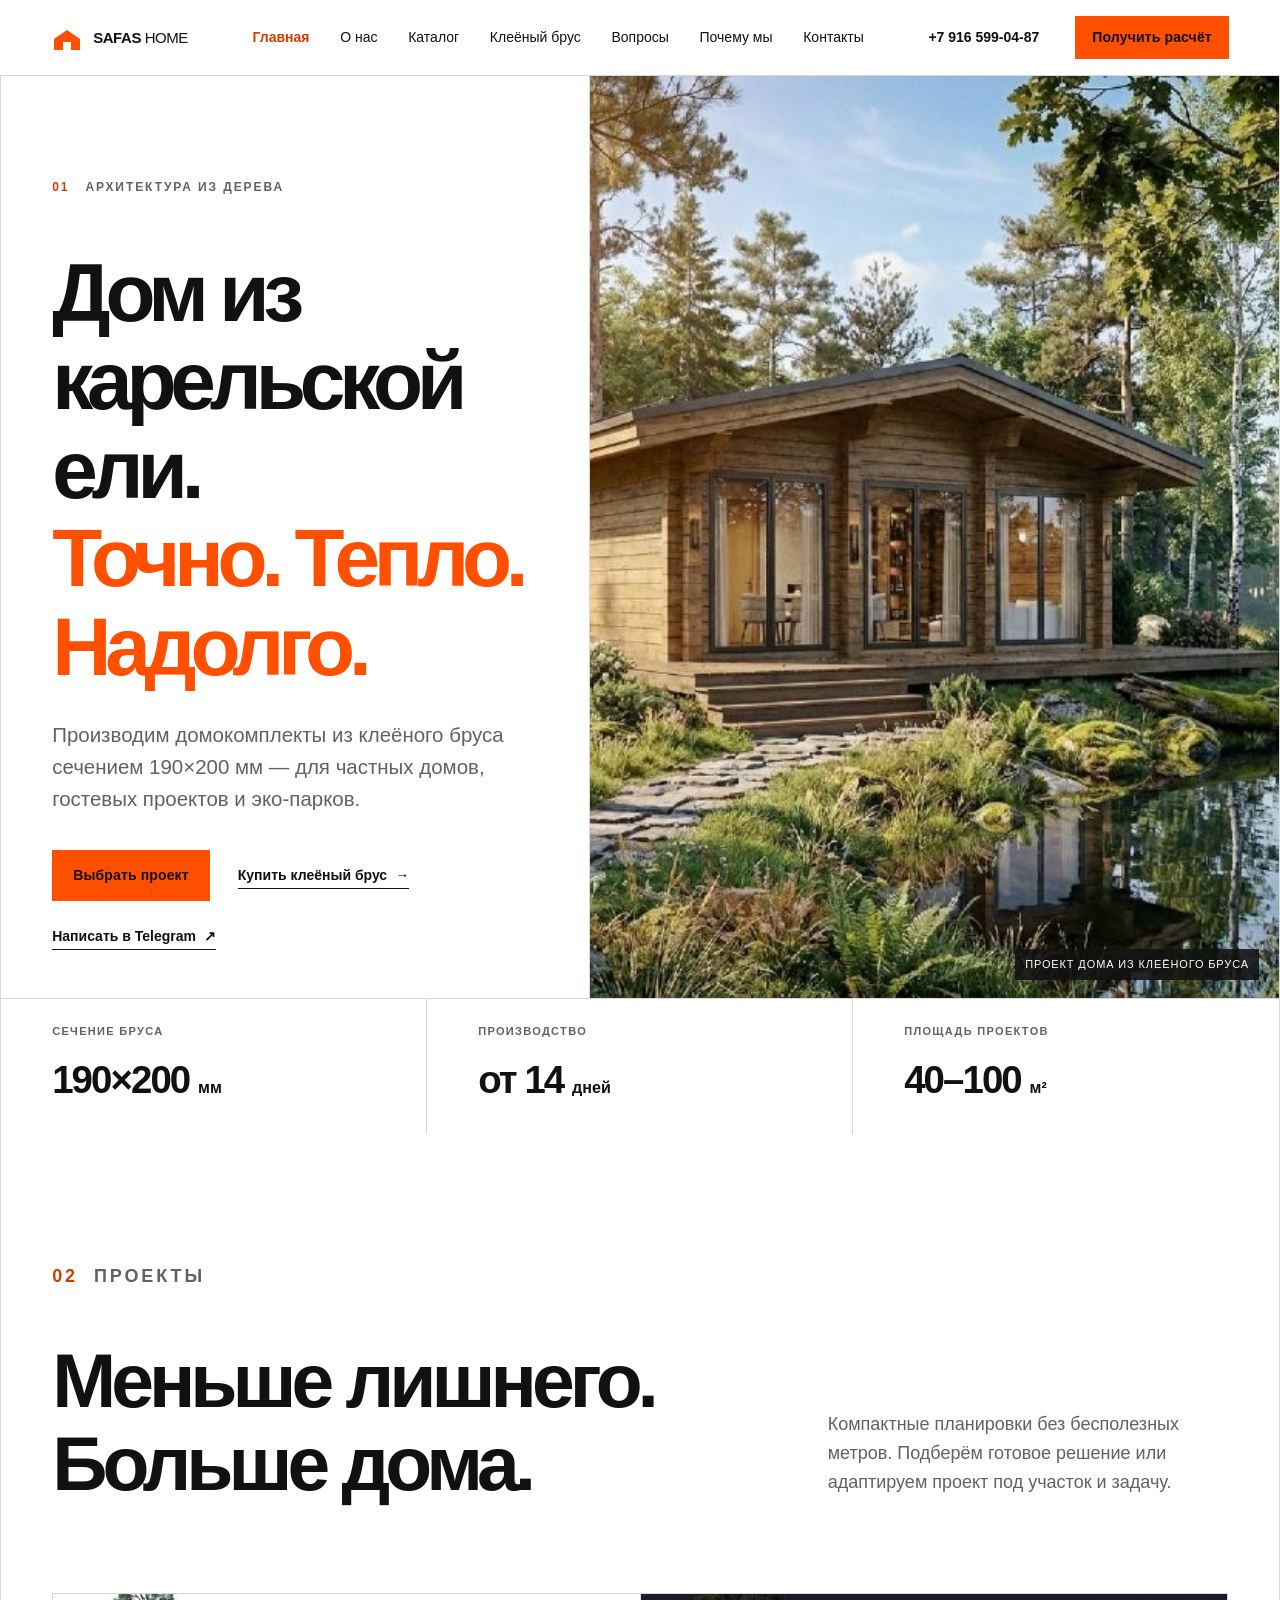
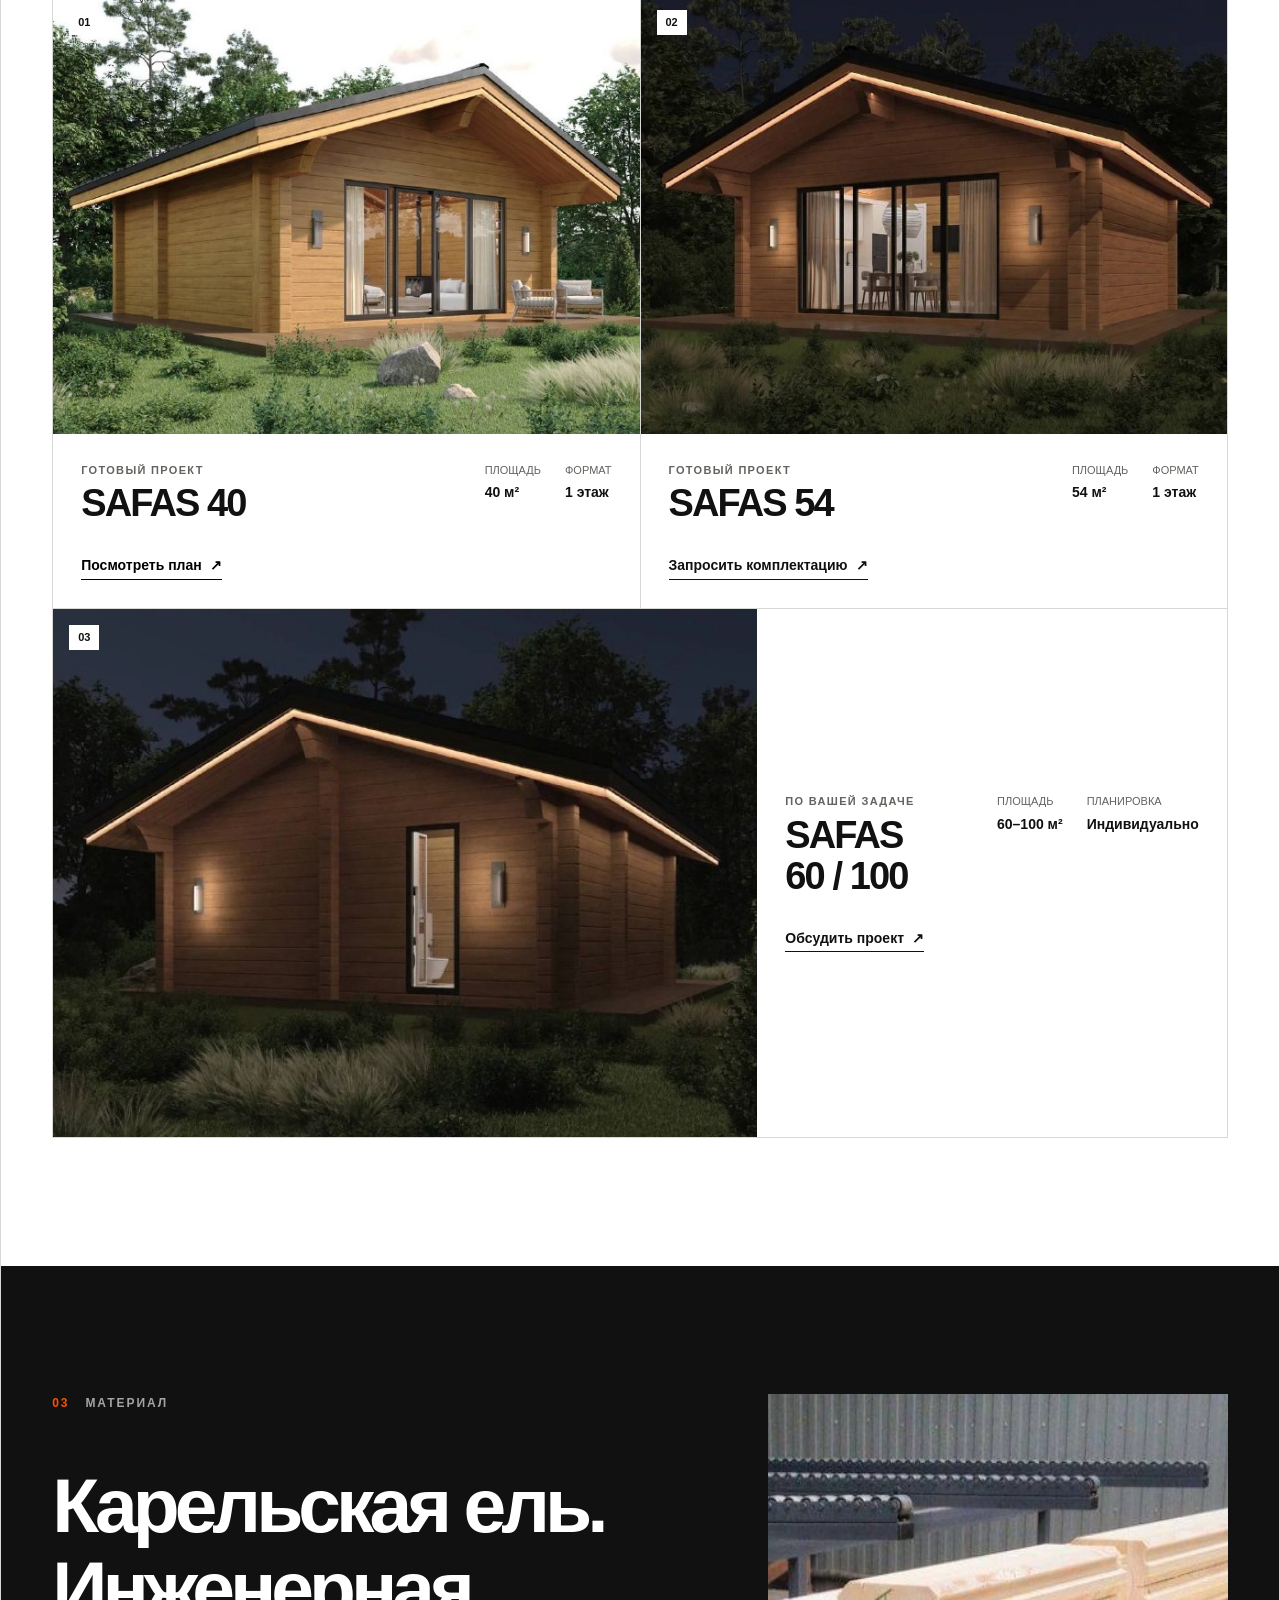
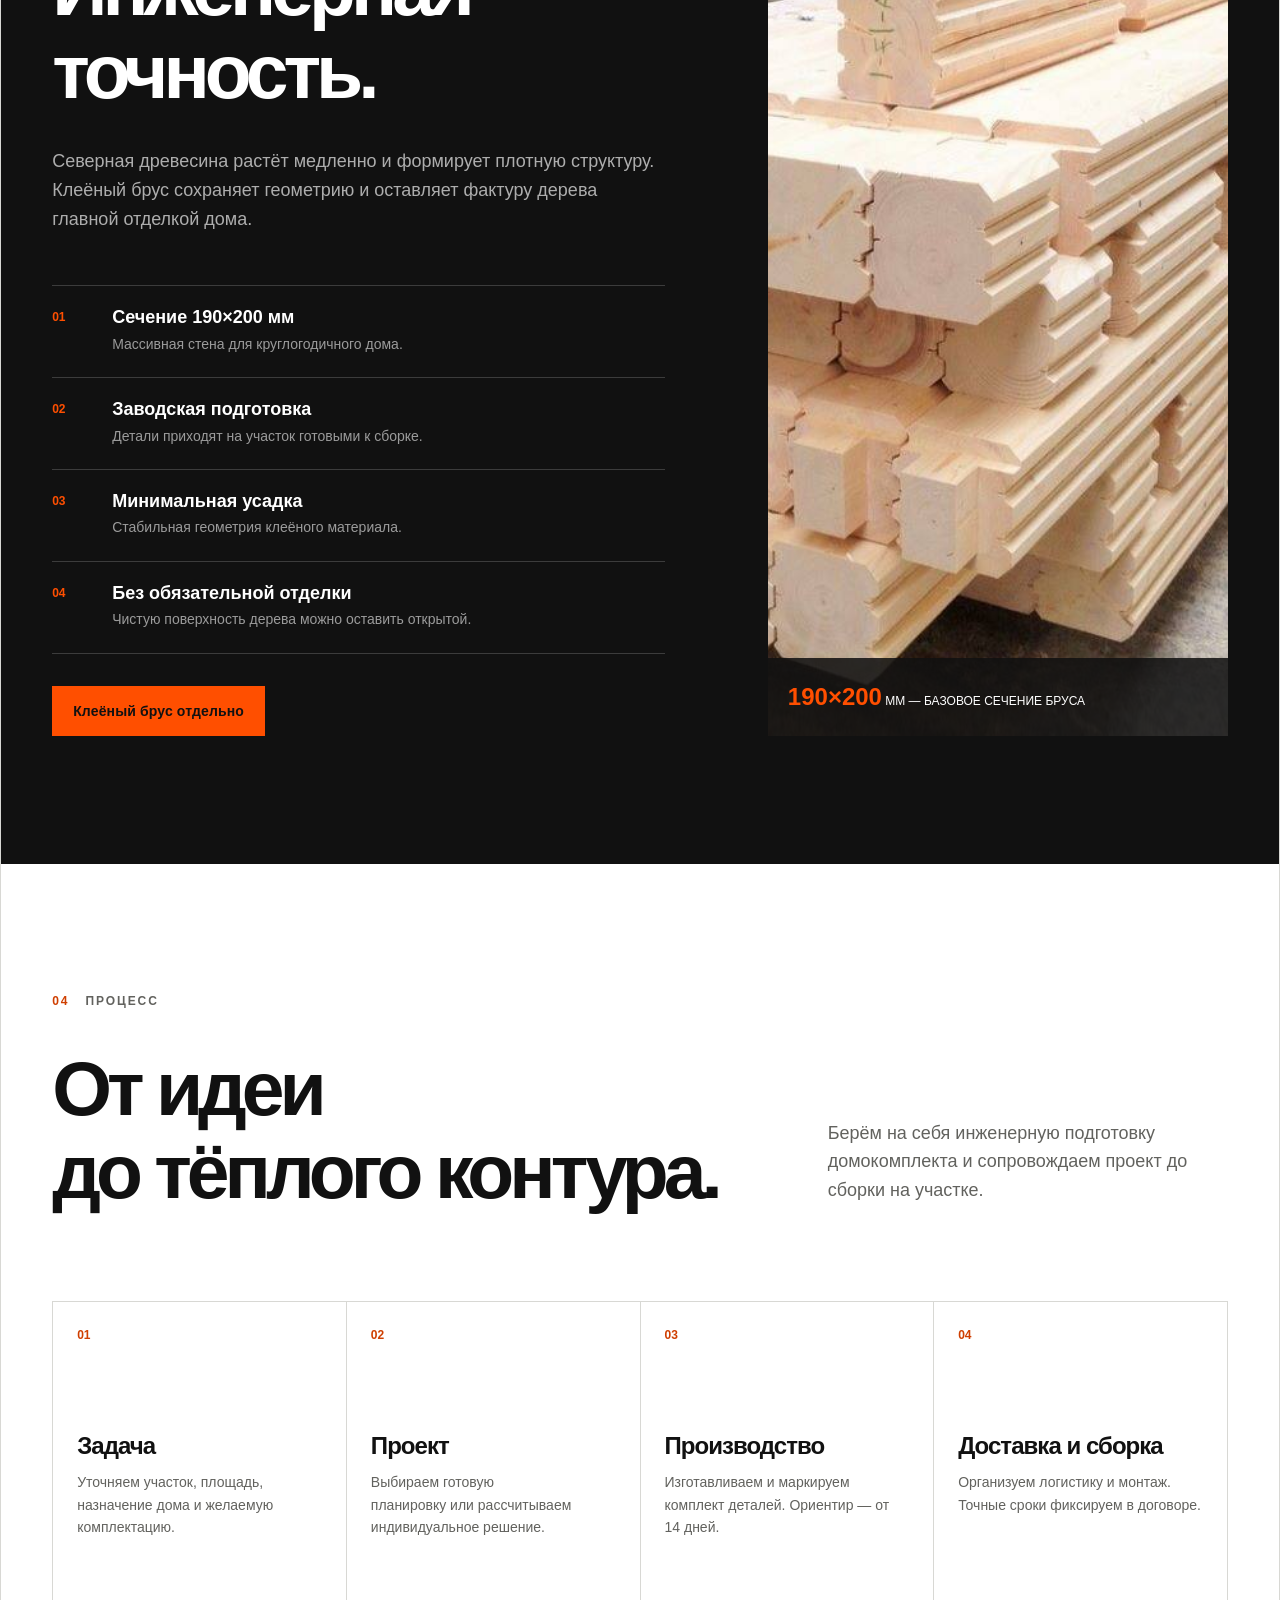
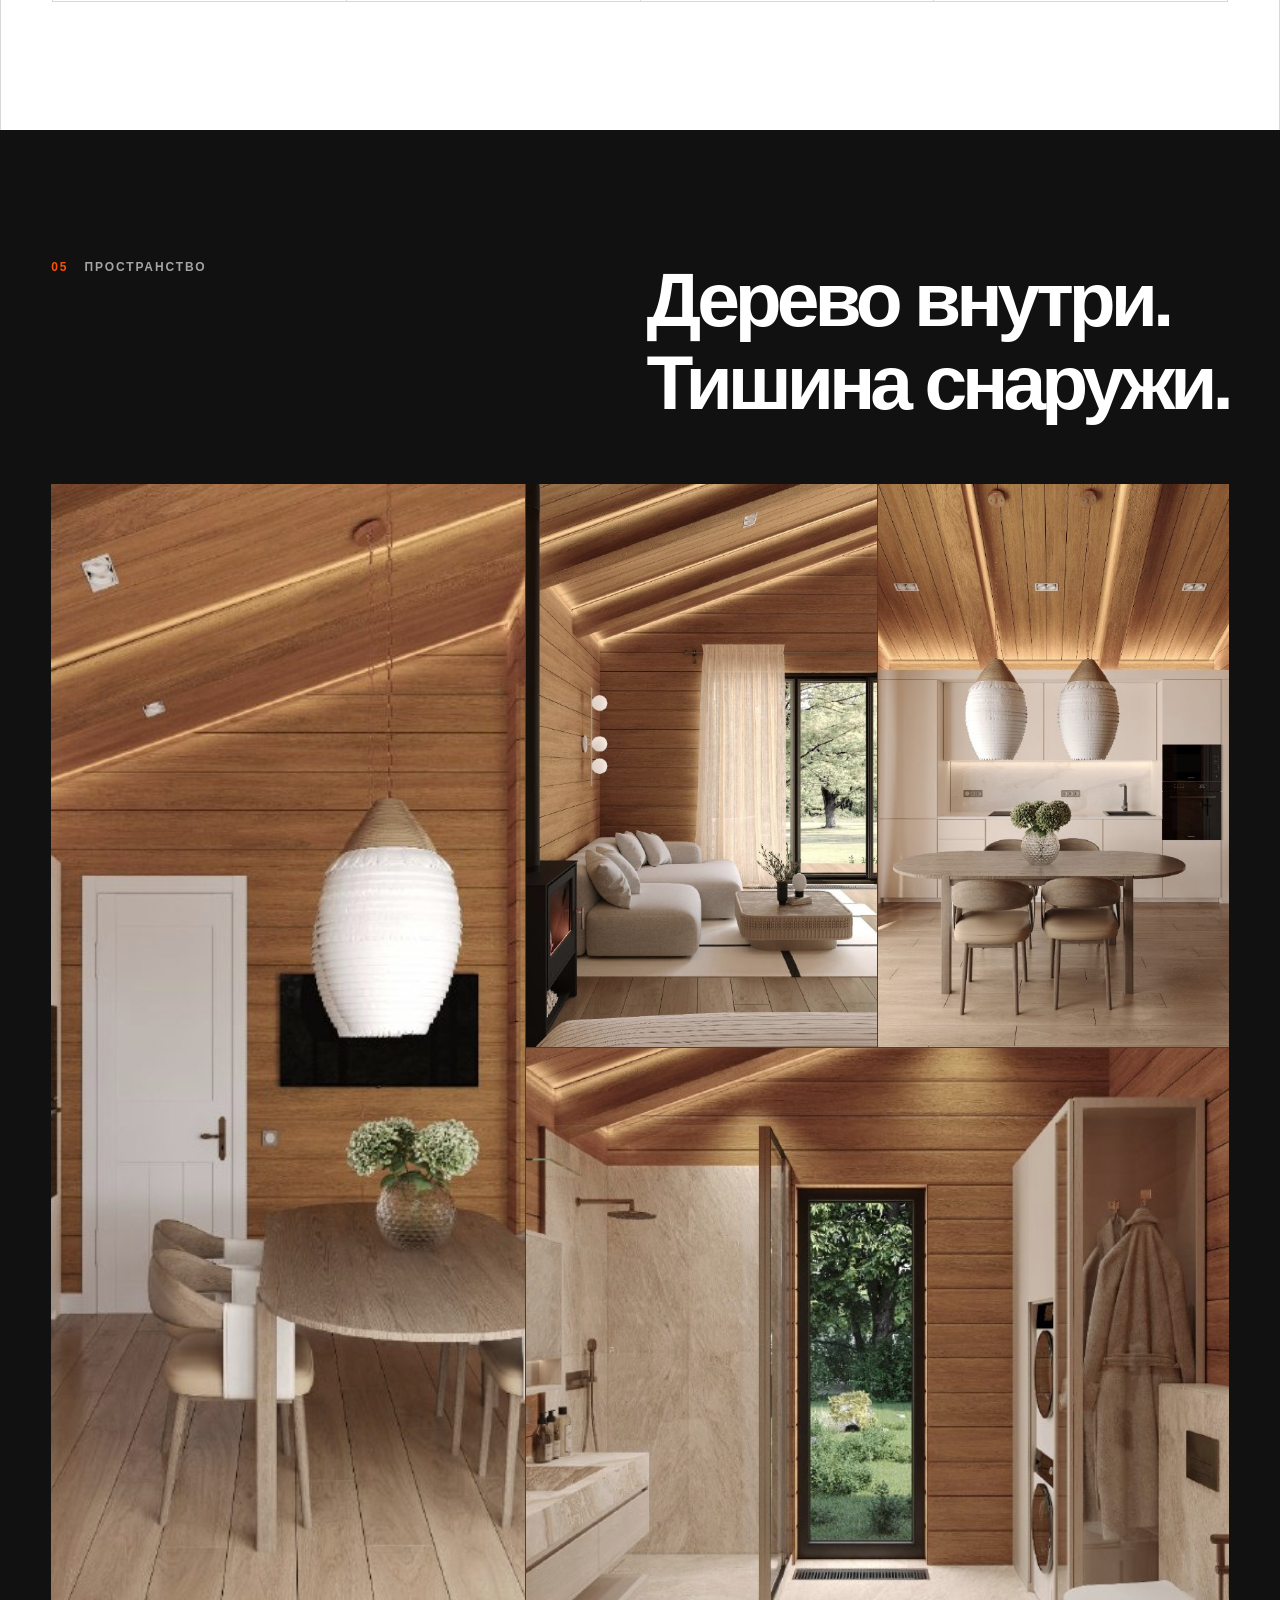
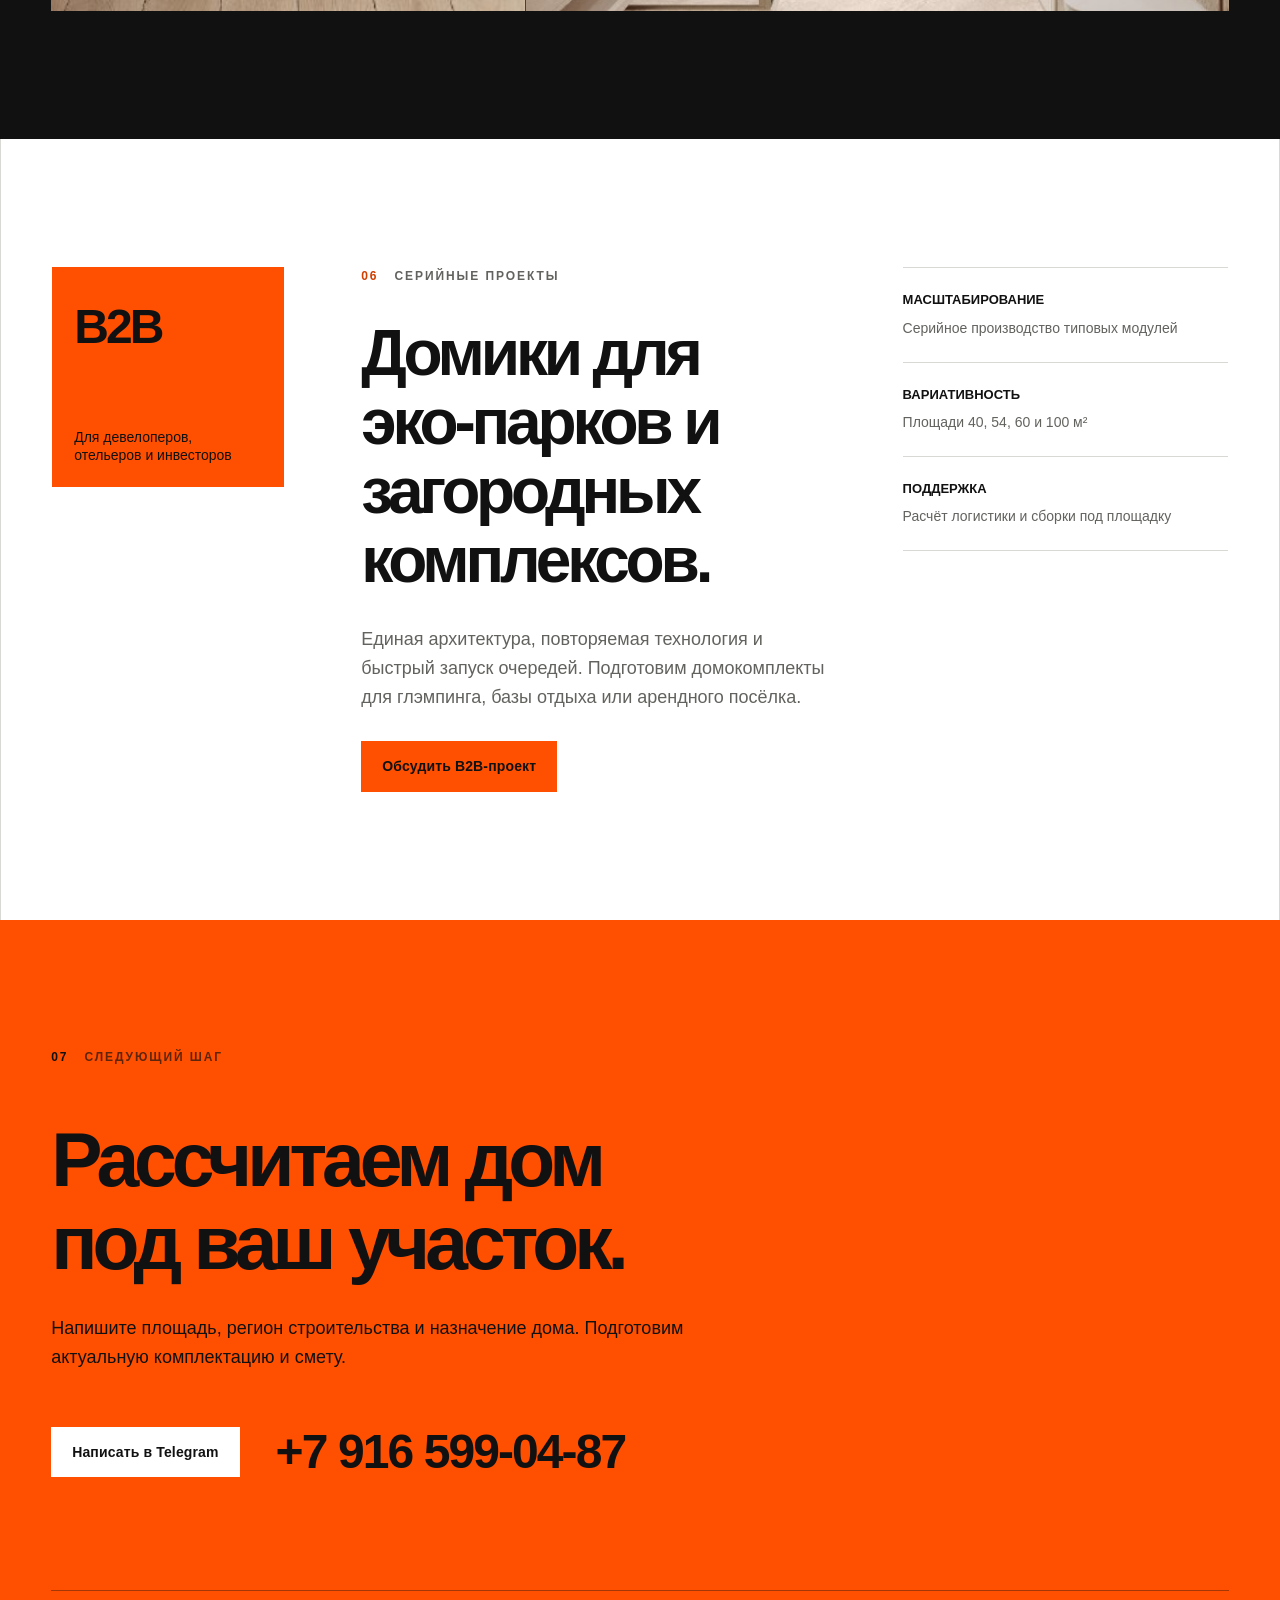
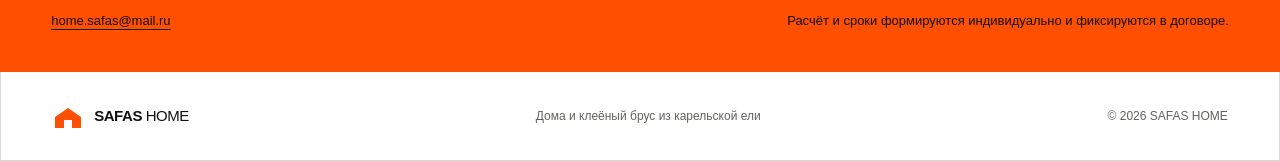
<file: index.html>
<!doctype html>
<html lang="ru">
<head>
  <meta charset="utf-8">
  <meta name="viewport" content="width=device-width, initial-scale=1">
  <meta name="theme-color" content="#ffffff">
  <meta name="description" content="SAFAS HOME — домокомплекты и клеёный брус из карельской ели 190×200 мм. Проекты 40–100 м² и отдельная поставка материала.">
  <meta property="og:title" content="SAFAS HOME — дома из карельской ели">
  <meta property="og:description" content="Тёплые деревянные дома заводской точности. Домокомплекты от 40 м².">
  <meta property="og:image" content="assets/images/hero-house.jpg">
  <title>SAFAS HOME — дома из карельской ели</title>
  <link rel="icon" href="data:image/svg+xml,%3Csvg xmlns='http://www.w3.org/2000/svg' viewBox='0 0 64 64'%3E%3Crect width='64' height='64' fill='%23ff4f00'/%3E%3Cpath d='M14 42V25l18-11 18 11v17H38V31H26v11H14Z' fill='white'/%3E%3C/svg%3E">
  <link rel="stylesheet" href="styles.css">
  <script src="script.js" defer></script>
</head>
<body>
  <a class="skip-link" href="#main">К содержанию</a>

  <header class="site-header" data-header>
    <a class="brand" href="#top" aria-label="SAFAS HOME — на главную">
      <svg aria-hidden="true" viewBox="0 0 32 32" width="32" height="32"><path d="M3 17 16 8l13 9v11h-9v-8h-8v8H3V17Z"/></svg>
      <span><b>SAFAS</b> HOME</span>
    </a>

    <button class="menu-button" type="button" aria-expanded="false" aria-controls="site-nav" aria-label="Открыть меню" data-menu-button>
      <span></span><span></span>
    </button>

    <nav class="site-nav" id="site-nav" aria-label="Основная навигация" data-nav>
      <a href="index.html" aria-current="page">Главная</a>
      <a href="about.html">О нас</a>
      <a href="catalog.html">Каталог</a>
      <a href="timber.html">Клеёный брус</a>
      <a href="faq.html">Вопросы</a>
      <a href="advantages.html">Почему мы</a>
      <a href="contacts.html">Контакты</a>
    </nav>

    <a class="header-phone" href="tel:+79165990487">+7 916 599-04-87</a>
    <a class="button button--small header-cta" href="contacts.html">Получить расчёт</a>
  </header>

  <main id="main">
    <section class="hero" id="top" aria-labelledby="hero-title">
      <div class="hero-copy">
        <p class="eyebrow"><span>01</span> Архитектура из дерева</p>
        <h1 id="hero-title">Дом из карельской ели.<br><em>Точно. Тепло. Надолго.</em></h1>
        <p class="hero-lead">Производим домокомплекты из клеёного бруса сечением 190×200&nbsp;мм — для частных домов, гостевых проектов и эко-парков.</p>
        <div class="hero-actions">
          <a class="button" href="catalog.html">Выбрать проект</a>
          <a class="text-link" href="timber.html">Купить клеёный брус <span aria-hidden="true">→</span></a>
          <a class="text-link" href="https://t.me/Safas_home" target="_blank" rel="noopener noreferrer">Написать в Telegram <span aria-hidden="true">↗</span></a>
        </div>
      </div>

      <figure class="hero-media">
        <img src="assets/images/hero-house.jpg" width="800" height="597" alt="Одноэтажный деревянный дом SAFAS HOME у озера" fetchpriority="high">
        <figcaption>Проект дома из клеёного бруса</figcaption>
      </figure>

      <dl class="hero-specs" aria-label="Ключевые параметры">
        <div><dt>Сечение бруса</dt><dd>190×200 <small>мм</small></dd></div>
        <div><dt>Производство</dt><dd>от 14 <small>дней</small></dd></div>
        <div><dt>Площадь проектов</dt><dd>40–100 <small>м²</small></dd></div>
      </dl>
    </section>

    <section class="section projects" id="projects" aria-labelledby="projects-title">
      <header class="section-heading">
        <p class="eyebrow"><span>02</span> Проекты</p>
        <h2 id="projects-title">Меньше лишнего.<br>Больше дома.</h2>
        <p>Компактные планировки без бесполезных метров. Подберём готовое решение или адаптируем проект под участок и задачу.</p>
      </header>

      <div class="project-grid">
        <article class="project-card project-card--featured">
          <div class="project-image">
            <img src="assets/images/project-40.jpg" width="640" height="800" alt="Фасад компактного дома SAFAS HOME площадью 40 м²" loading="lazy">
            <span class="project-number" aria-hidden="true">01</span>
          </div>
          <div class="project-info">
            <div><p class="kicker">Готовый проект</p><h3>SAFAS 40</h3></div>
            <dl><div><dt>Площадь</dt><dd>40 м²</dd></div><div><dt>Формат</dt><dd>1 этаж</dd></div></dl>
            <button class="text-link project-open" type="button" data-dialog-open="project-dialog">Посмотреть план <span aria-hidden="true">↗</span></button>
          </div>
        </article>

        <article class="project-card">
          <div class="project-image project-image--night">
            <img src="assets/images/project-front-night.jpg" width="644" height="800" alt="Вечерний фасад деревянного дома SAFAS HOME" loading="lazy">
            <span class="project-number" aria-hidden="true">02</span>
          </div>
          <div class="project-info">
            <div><p class="kicker">Готовый проект</p><h3>SAFAS 54</h3></div>
            <dl><div><dt>Площадь</dt><dd>54 м²</dd></div><div><dt>Формат</dt><dd>1 этаж</dd></div></dl>
            <a class="text-link" href="contacts.html">Запросить комплектацию <span aria-hidden="true">↗</span></a>
          </div>
        </article>

        <article class="project-card project-card--wide">
          <div class="project-image">
            <img src="assets/images/project-night.jpg" width="640" height="800" alt="Дом SAFAS HOME с архитектурной подсветкой ночью" loading="lazy">
            <span class="project-number" aria-hidden="true">03</span>
          </div>
          <div class="project-info">
            <div><p class="kicker">По вашей задаче</p><h3>SAFAS 60 / 100</h3></div>
            <dl><div><dt>Площадь</dt><dd>60–100 м²</dd></div><div><dt>Планировка</dt><dd>Индивидуально</dd></div></dl>
            <a class="text-link" href="contacts.html">Обсудить проект <span aria-hidden="true">↗</span></a>
          </div>
        </article>
      </div>
    </section>

    <section class="section material" id="material" aria-labelledby="material-title">
      <div class="material-copy">
        <p class="eyebrow eyebrow--light"><span>03</span> Материал</p>
        <h2 id="material-title">Карельская ель.<br>Инженерная точность.</h2>
        <p class="material-intro">Северная древесина растёт медленно и формирует плотную структуру. Клеёный брус сохраняет геометрию и оставляет фактуру дерева главной отделкой дома.</p>
        <ul class="feature-list">
          <li><span>01</span><div><h3>Сечение 190×200 мм</h3><p>Массивная стена для круглогодичного дома.</p></div></li>
          <li><span>02</span><div><h3>Заводская подготовка</h3><p>Детали приходят на участок готовыми к сборке.</p></div></li>
          <li><span>03</span><div><h3>Минимальная усадка</h3><p>Стабильная геометрия клеёного материала.</p></div></li>
          <li><span>04</span><div><h3>Без обязательной отделки</h3><p>Чистую поверхность дерева можно оставить открытой.</p></div></li>
        </ul>
        <a class="button material-button" href="timber.html">Клеёный брус отдельно</a>
      </div>
      <figure class="material-media">
        <img src="assets/images/production-timber.jpg" width="672" height="738" alt="Подготовленный клеёный брус на производстве SAFAS HOME" loading="lazy">
        <figcaption><span>190×200</span> мм — базовое сечение бруса</figcaption>
      </figure>
    </section>

    <section class="section process" id="process" aria-labelledby="process-title">
      <header class="section-heading section-heading--row">
        <div><p class="eyebrow"><span>04</span> Процесс</p><h2 id="process-title">От идеи<br>до тёплого контура.</h2></div>
        <p>Берём на себя инженерную подготовку домокомплекта и сопровождаем проект до сборки на участке.</p>
      </header>
      <ol class="process-list">
        <li><span>01</span><h3>Задача</h3><p>Уточняем участок, площадь, назначение дома и желаемую комплектацию.</p></li>
        <li><span>02</span><h3>Проект</h3><p>Выбираем готовую планировку или рассчитываем индивидуальное решение.</p></li>
        <li><span>03</span><h3>Производство</h3><p>Изготавливаем и маркируем комплект деталей. Ориентир — от 14 дней.</p></li>
        <li><span>04</span><h3>Доставка и сборка</h3><p>Организуем логистику и монтаж. Точные сроки фиксируем в договоре.</p></li>
      </ol>
    </section>

    <section class="gallery" aria-labelledby="gallery-title">
      <header class="gallery-heading">
        <p class="eyebrow eyebrow--light"><span>05</span> Пространство</p>
        <h2 id="gallery-title">Дерево внутри.<br>Тишина снаружи.</h2>
      </header>
      <div class="gallery-grid">
        <figure class="gallery-item gallery-item--large"><img src="assets/images/interior-main.jpg" width="640" height="800" alt="Светлая кухня-гостиная в деревянном доме SAFAS HOME" loading="lazy"></figure>
        <figure class="gallery-item"><img src="assets/images/interior-living.jpg" width="640" height="800" alt="Гостиная с дровяной печью и панорамным окном" loading="lazy"></figure>
        <figure class="gallery-item"><img src="assets/images/interior-kitchen.jpg" width="640" height="800" alt="Кухня с деревянным потолком и подсветкой" loading="lazy"></figure>
        <figure class="gallery-item gallery-item--wide"><img src="assets/images/interior-bathroom.jpg" width="640" height="800" alt="Ванная комната в интерьере деревянного дома" loading="lazy"></figure>
      </div>
    </section>

    <section class="section business" id="business" aria-labelledby="business-title">
      <div class="business-tag"><span>B2B</span><p>Для девелоперов,<br>отельеров и инвесторов</p></div>
      <div class="business-copy">
        <p class="eyebrow"><span>06</span> Серийные проекты</p>
        <h2 id="business-title">Домики для эко-парков и загородных комплексов.</h2>
        <p>Единая архитектура, повторяемая технология и быстрый запуск очередей. Подготовим домокомплекты для глэмпинга, базы отдыха или арендного посёлка.</p>
        <a class="button" href="mailto:home.safas@mail.ru?subject=B2B-проект%20SAFAS%20HOME">Обсудить B2B-проект</a>
      </div>
      <dl class="business-points">
        <div><dt>Масштабирование</dt><dd>Серийное производство типовых модулей</dd></div>
        <div><dt>Вариативность</dt><dd>Площади 40, 54, 60 и 100 м²</dd></div>
        <div><dt>Поддержка</dt><dd>Расчёт логистики и сборки под площадку</dd></div>
      </dl>
    </section>

    <section class="contact" id="contact" aria-labelledby="contact-title">
      <p class="eyebrow eyebrow--light"><span>07</span> Следующий шаг</p>
      <h2 id="contact-title">Рассчитаем дом<br>под ваш участок.</h2>
      <p>Напишите площадь, регион строительства и назначение дома. Подготовим актуальную комплектацию и смету.</p>
      <div class="contact-actions">
        <a class="button button--light" href="https://t.me/Safas_home" target="_blank" rel="noopener noreferrer">Написать в Telegram</a>
        <a class="contact-phone" href="tel:+79165990487">+7 916 599-04-87</a>
      </div>
      <div class="contact-meta">
        <a href="mailto:home.safas@mail.ru">home.safas@mail.ru</a>
        <p>Расчёт и сроки формируются индивидуально и фиксируются в договоре.</p>
      </div>
    </section>
  </main>

  <footer class="site-footer">
    <a class="brand" href="#top"><svg aria-hidden="true" viewBox="0 0 32 32" width="32" height="32"><path d="M3 17 16 8l13 9v11h-9v-8h-8v8H3V17Z"/></svg><span><b>SAFAS</b> HOME</span></a>
    <p>Дома и клеёный брус из карельской ели</p>
    <p>© <span data-year></span> SAFAS HOME</p>
  </footer>

  <dialog class="project-dialog" id="project-dialog" aria-labelledby="dialog-title">
    <div class="dialog-header">
      <div><p class="kicker">SAFAS 40</p><h2 id="dialog-title">Планировка 40 м²</h2></div>
      <button class="dialog-close" type="button" aria-label="Закрыть планировку" data-dialog-close>
        <svg aria-hidden="true" viewBox="0 0 24 24" width="24" height="24"><path d="m5 5 14 14M19 5 5 19"/></svg>
      </button>
    </div>
    <div class="dialog-grid">
      <img src="assets/images/plan-40-visual.jpg" width="640" height="800" alt="Трёхмерная планировка дома SAFAS 40">
      <img src="assets/images/plan-technical.jpg" width="800" height="589" alt="Технический план дома SAFAS 40">
    </div>
    <a class="button" href="contacts.html" data-dialog-link>Получить расчёт проекта</a>
  </dialog>
</body>
</html>
</file>
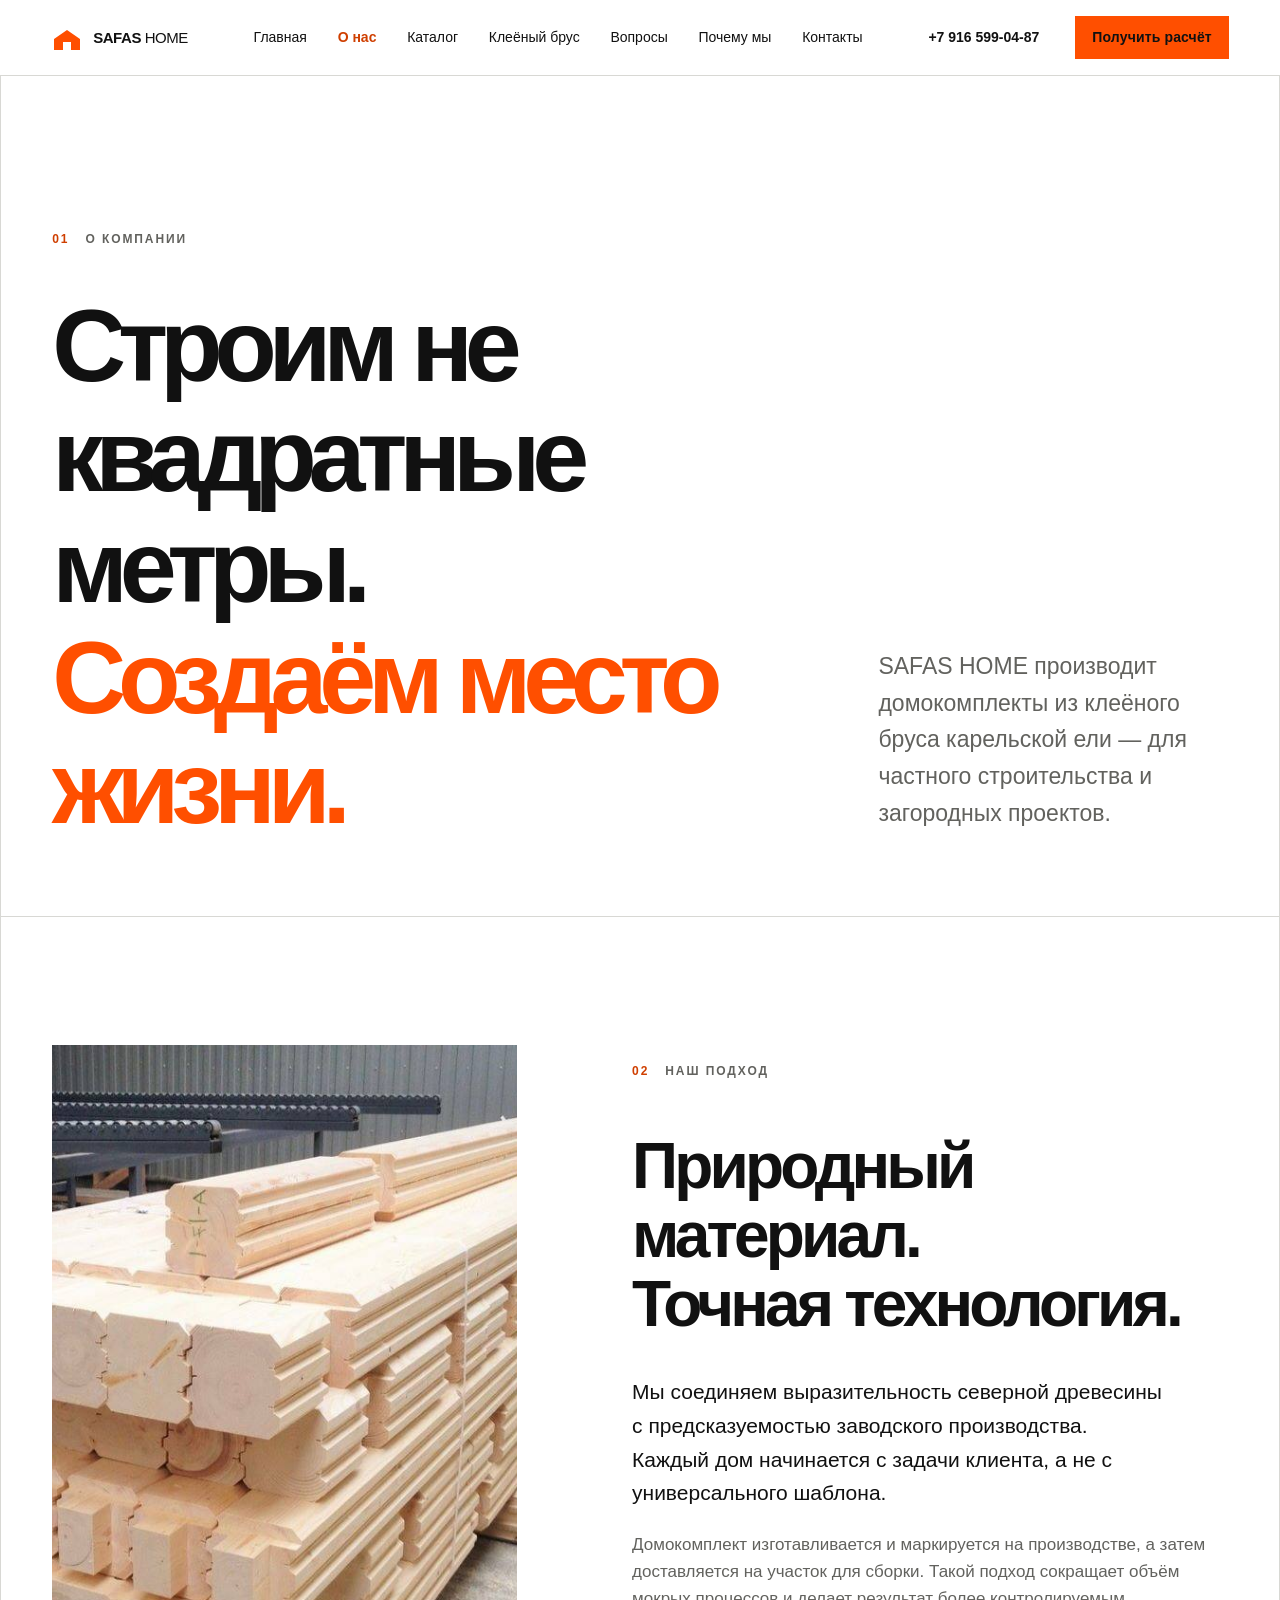
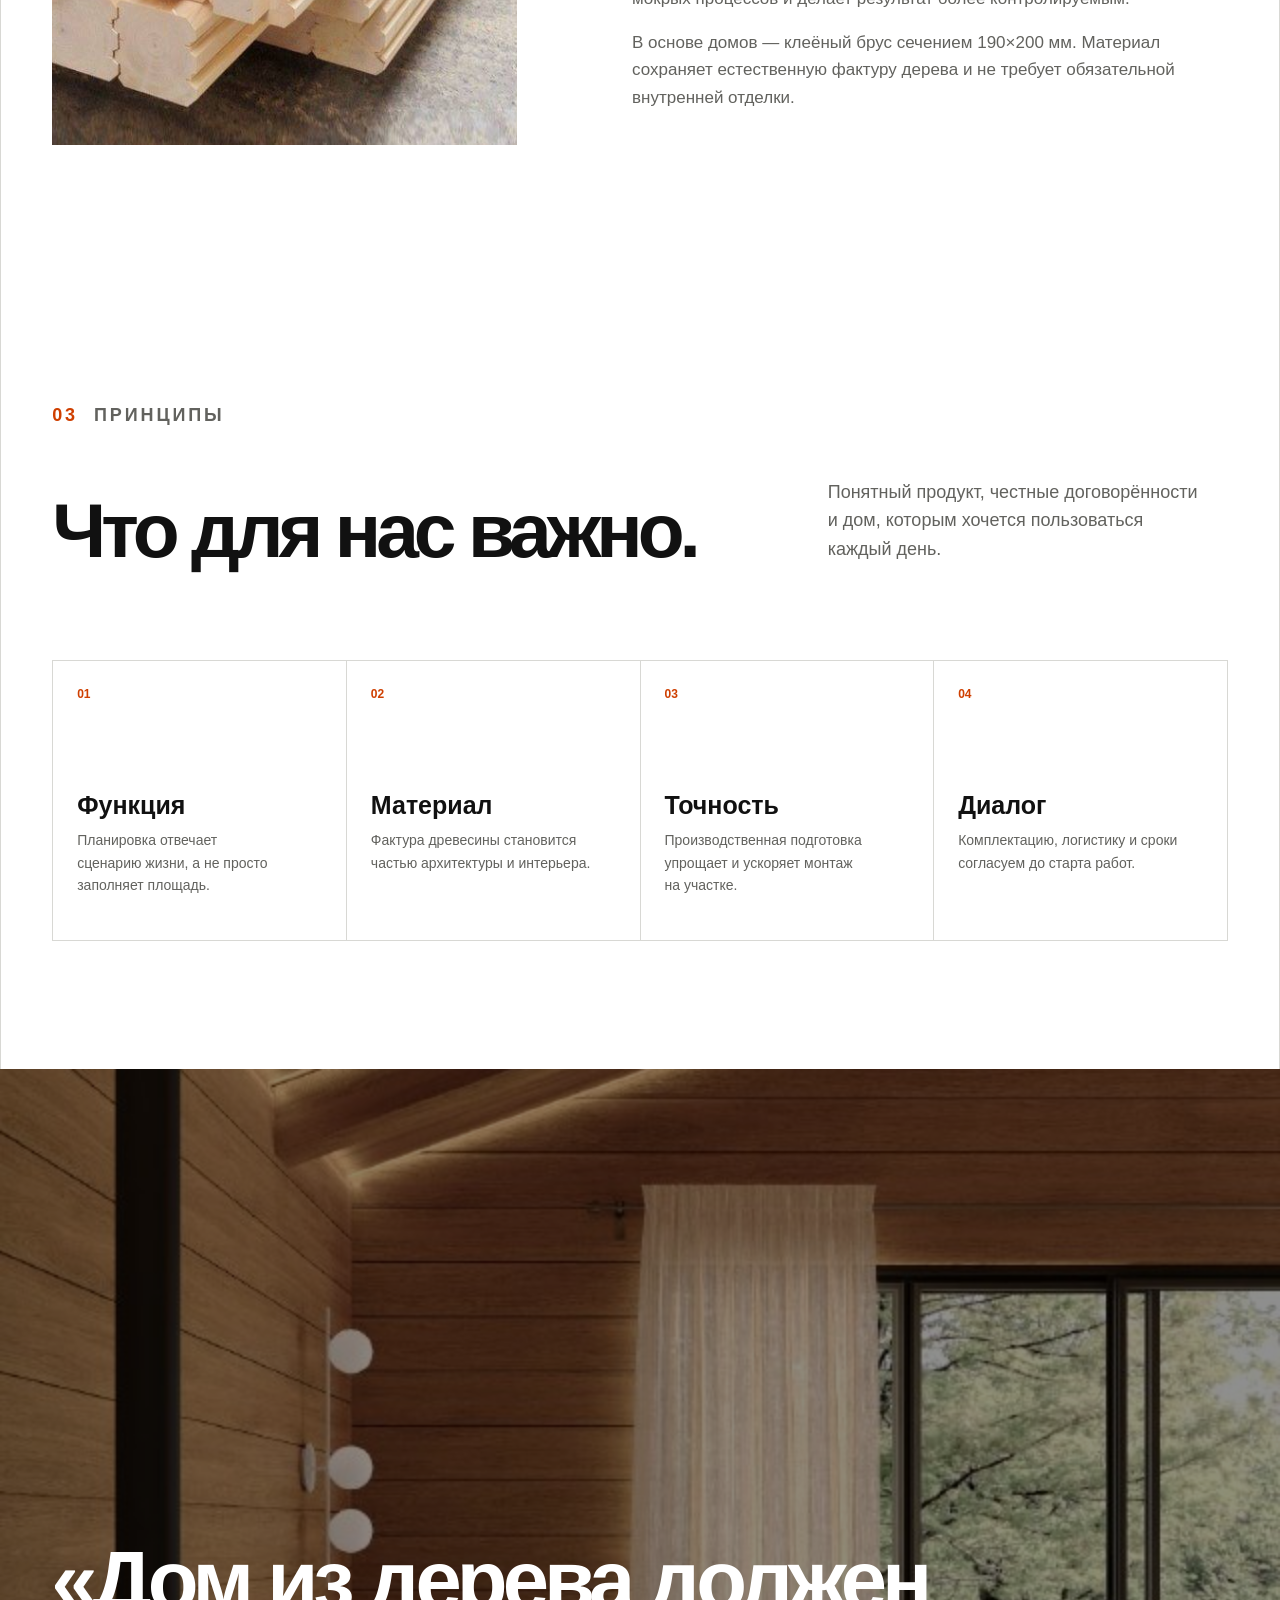
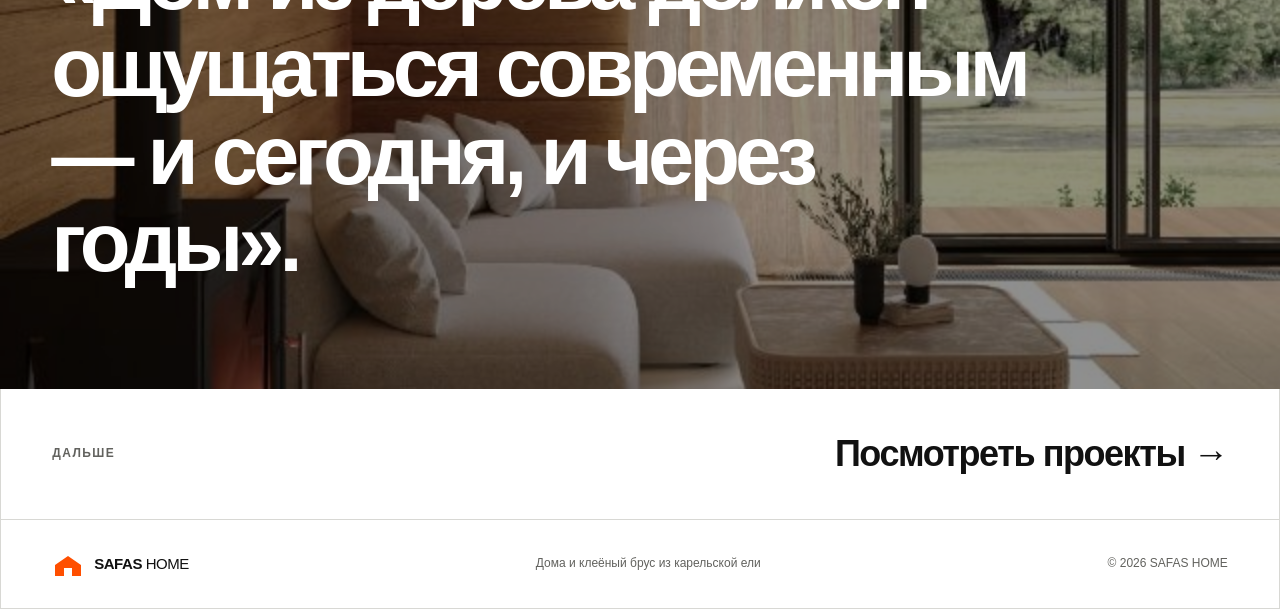
<file: about.html>
<!doctype html>
<html lang="ru">
<head>
  <meta charset="utf-8"><meta name="viewport" content="width=device-width, initial-scale=1">
  <meta name="theme-color" content="#ffffff">
  <meta name="description" content="О SAFAS HOME: подход к проектированию и производству домов из клеёного бруса карельской ели.">
  <title>О нас — SAFAS HOME</title>
  <link rel="icon" href="data:image/svg+xml,%3Csvg xmlns='http://www.w3.org/2000/svg' viewBox='0 0 64 64'%3E%3Crect width='64' height='64' fill='%23ff4f00'/%3E%3Cpath d='M14 42V25l18-11 18 11v17H38V31H26v11H14Z' fill='white'/%3E%3C/svg%3E">
  <link rel="stylesheet" href="styles.css"><script src="script.js" defer></script>
</head>
<body>
  <a class="skip-link" href="#main">К содержанию</a>
  <header class="site-header">
    <a class="brand" href="index.html" aria-label="SAFAS HOME — на главную"><svg aria-hidden="true" viewBox="0 0 32 32" width="32" height="32"><path d="M3 17 16 8l13 9v11h-9v-8h-8v8H3V17Z"/></svg><span><b>SAFAS</b> HOME</span></a>
    <button class="menu-button" type="button" aria-expanded="false" aria-controls="site-nav" aria-label="Открыть меню" data-menu-button><span></span><span></span></button>
    <nav class="site-nav" id="site-nav" aria-label="Основная навигация" data-nav>
      <a href="index.html">Главная</a><a href="about.html" aria-current="page">О нас</a><a href="catalog.html">Каталог</a><a href="timber.html">Клеёный брус</a><a href="faq.html">Вопросы</a><a href="advantages.html">Почему мы</a><a href="contacts.html">Контакты</a>
    </nav>
    <a class="header-phone" href="tel:+79165990487">+7 916 599-04-87</a><a class="button button--small header-cta" href="contacts.html">Получить расчёт</a>
  </header>
  <main id="main">
    <section class="page-hero">
      <div><p class="eyebrow"><span>01</span> О компании</p><h1>Строим не квадратные метры.<br><em>Создаём место жизни.</em></h1></div>
      <p class="page-hero__lead">SAFAS HOME производит домокомплекты из клеёного бруса карельской ели — для частного строительства и загородных проектов.</p>
    </section>
    <section class="story-grid">
      <figure class="story-image"><img src="assets/images/production-timber.jpg" width="672" height="738" alt="Клеёный брус на производстве SAFAS HOME" fetchpriority="high"></figure>
      <div class="story-copy">
        <p class="eyebrow"><span>02</span> Наш подход</p>
        <h2>Природный материал.<br>Точная технология.</h2>
        <p class="lead-copy">Мы соединяем выразительность северной древесины с предсказуемостью заводского производства. Каждый дом начинается с задачи клиента, а не с универсального шаблона.</p>
        <p>Домокомплект изготавливается и маркируется на производстве, а затем доставляется на участок для сборки. Такой подход сокращает объём мокрых процессов и делает результат более контролируемым.</p>
        <p>В основе домов — клеёный брус сечением 190×200&nbsp;мм. Материал сохраняет естественную фактуру дерева и не требует обязательной внутренней отделки.</p>
      </div>
    </section>
    <section class="section values" aria-labelledby="values-title">
      <header class="section-heading"><p class="eyebrow"><span>03</span> Принципы</p><h2 id="values-title">Что для нас важно.</h2><p>Понятный продукт, честные договорённости и дом, которым хочется пользоваться каждый день.</p></header>
      <div class="value-grid">
        <article><span>01</span><h3>Функция</h3><p>Планировка отвечает сценарию жизни, а не просто заполняет площадь.</p></article>
        <article><span>02</span><h3>Материал</h3><p>Фактура древесины становится частью архитектуры и интерьера.</p></article>
        <article><span>03</span><h3>Точность</h3><p>Производственная подготовка упрощает и ускоряет монтаж на участке.</p></article>
        <article><span>04</span><h3>Диалог</h3><p>Комплектацию, логистику и сроки согласуем до старта работ.</p></article>
      </div>
    </section>
    <section class="image-statement">
      <img src="assets/images/interior-living.jpg" width="640" height="800" alt="Интерьер дома SAFAS HOME с дровяной печью" loading="lazy">
      <blockquote>«Дом из дерева должен ощущаться современным — и сегодня, и через годы».</blockquote>
    </section>
    <section class="next-page"><p>Дальше</p><a href="catalog.html">Посмотреть проекты <span aria-hidden="true">→</span></a></section>
  </main>
  <footer class="site-footer"><a class="brand" href="index.html"><svg aria-hidden="true" viewBox="0 0 32 32" width="32" height="32"><path d="M3 17 16 8l13 9v11h-9v-8h-8v8H3V17Z"/></svg><span><b>SAFAS</b> HOME</span></a><p>Дома и клеёный брус из карельской ели</p><p>© <span data-year></span> SAFAS HOME</p></footer>
</body>
</html>
</file>
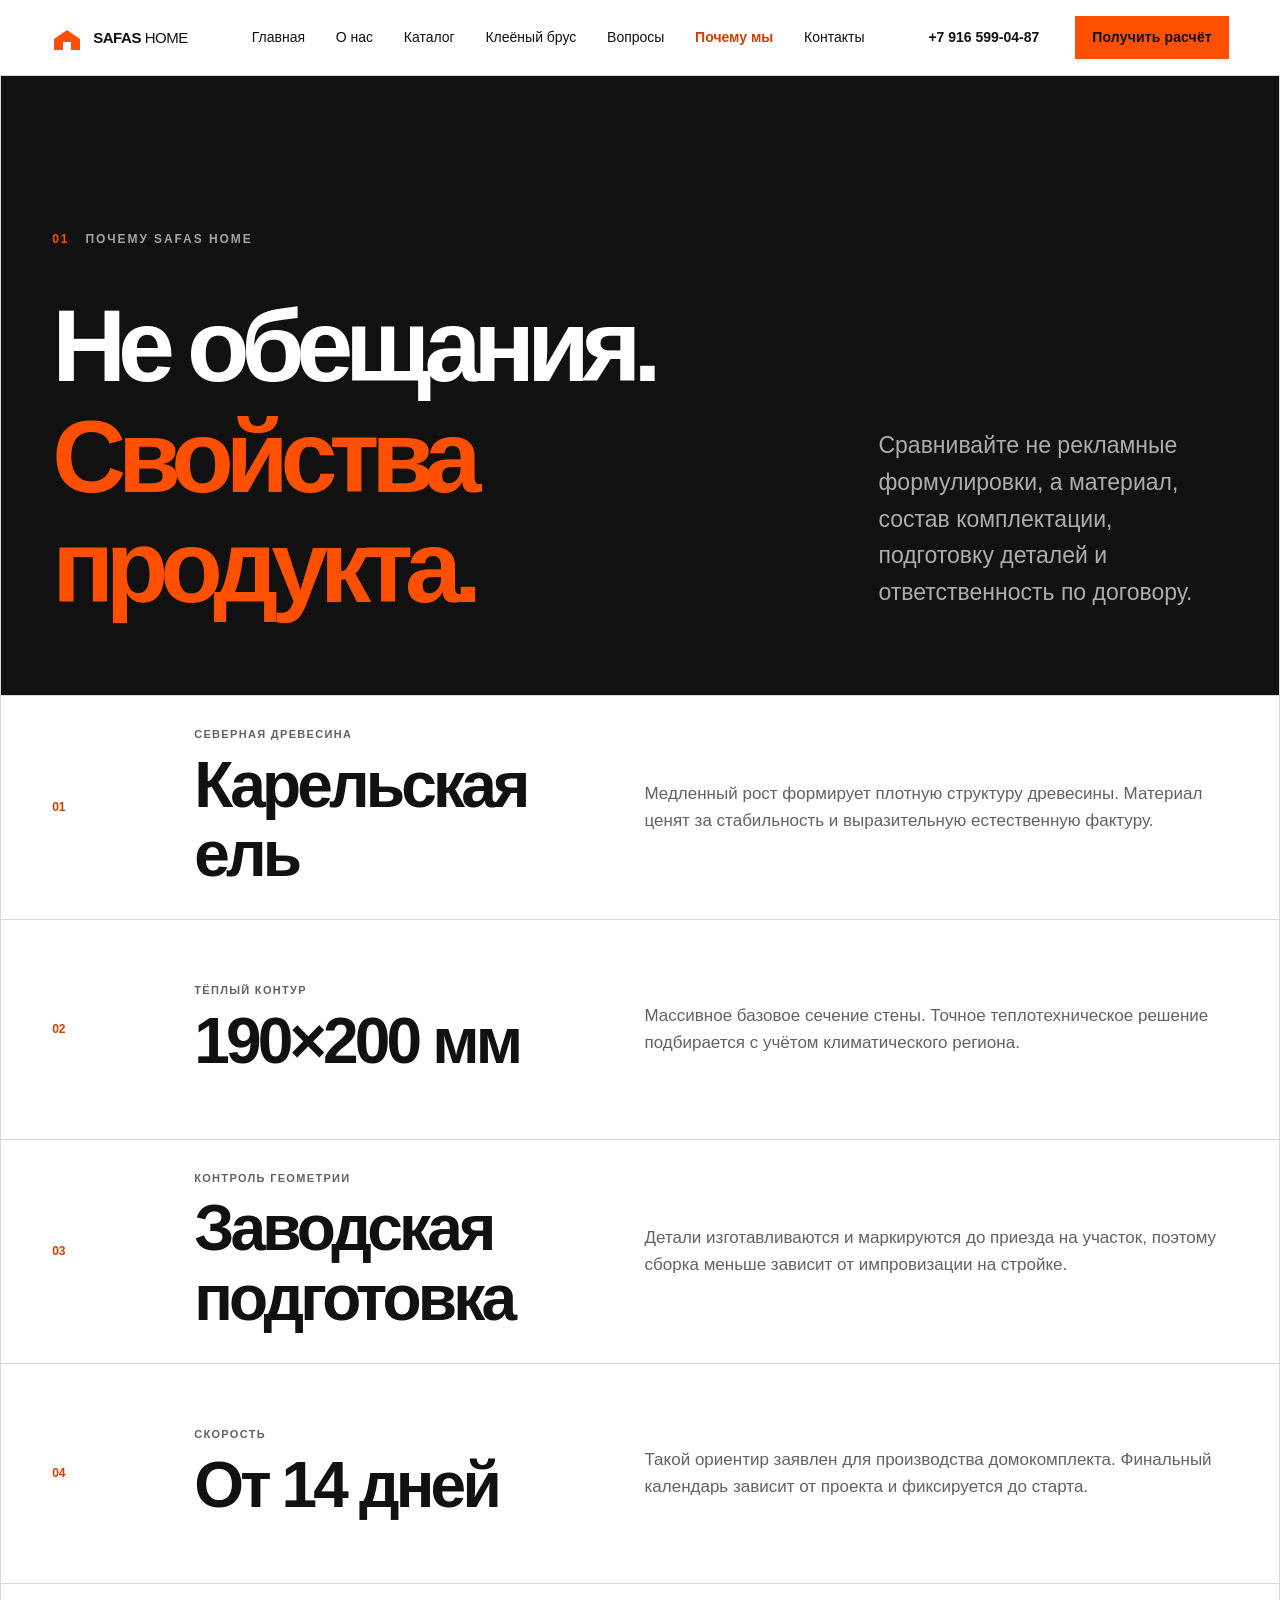
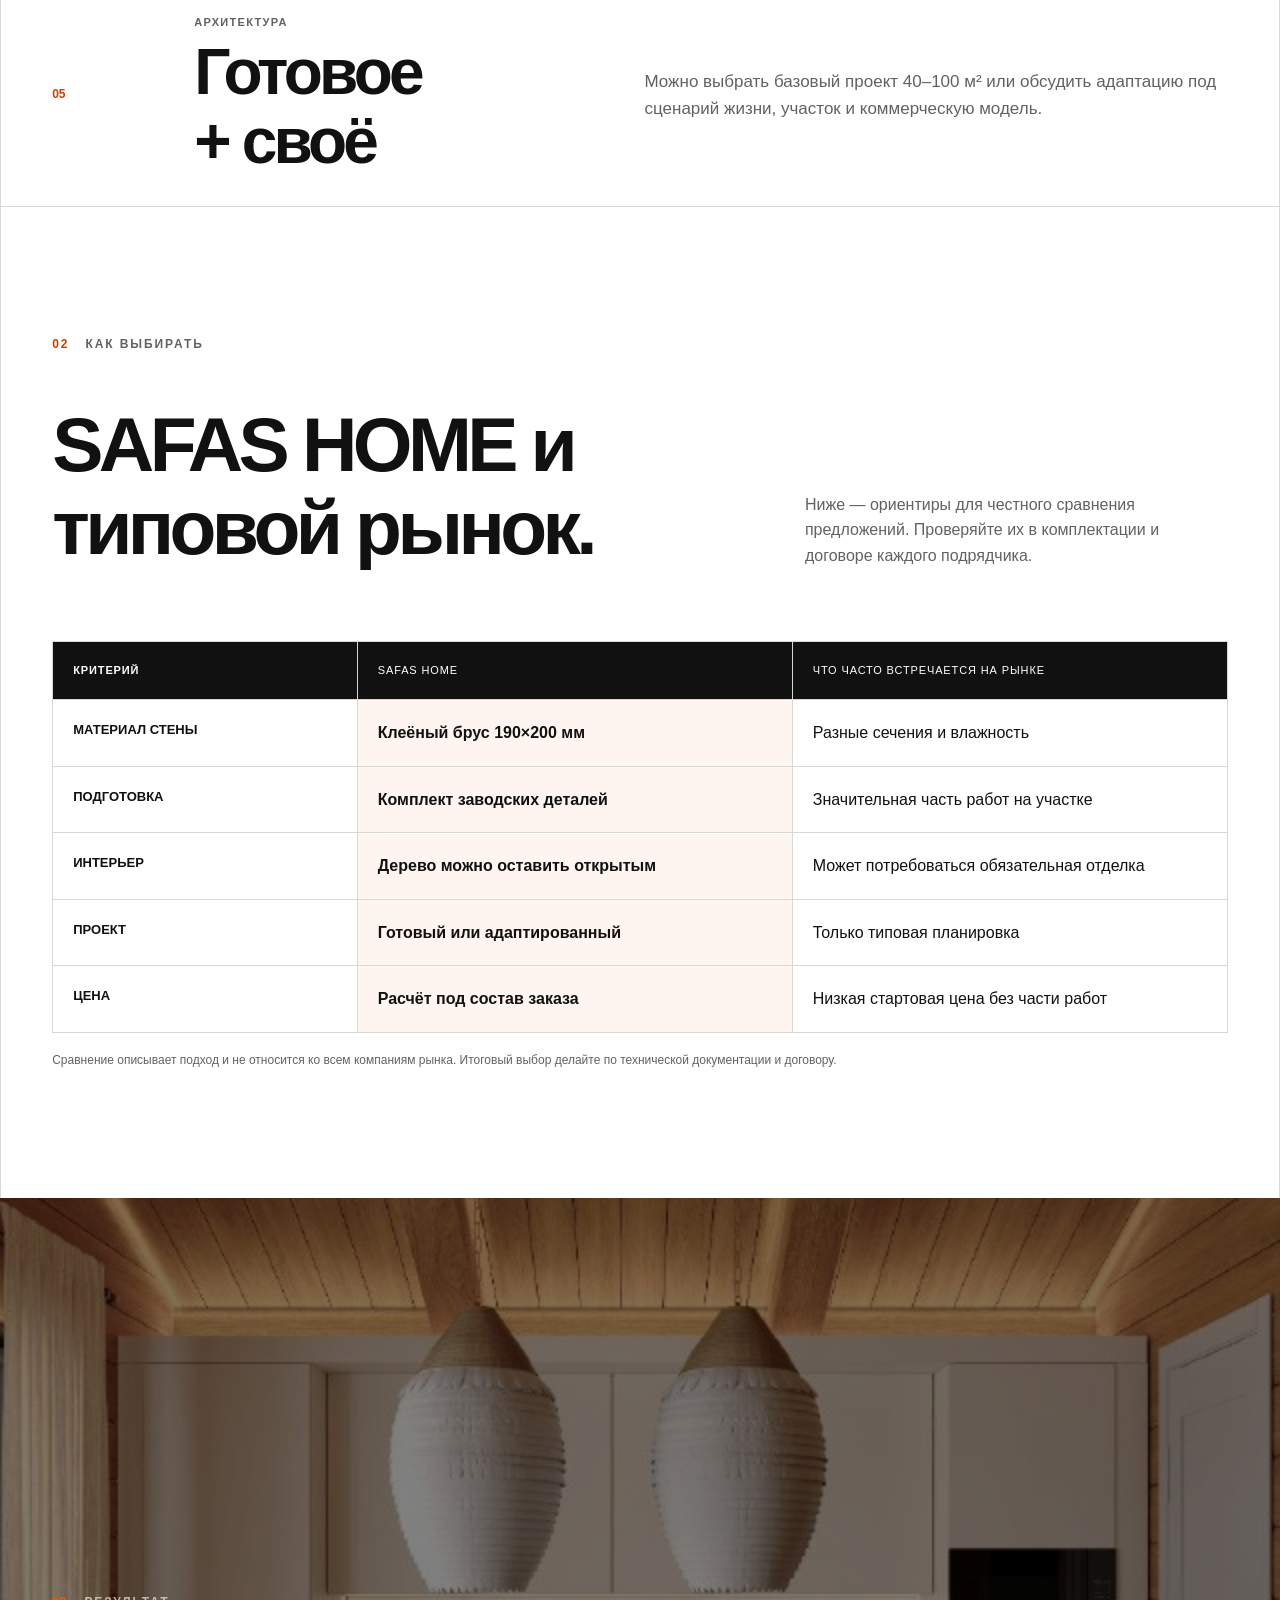
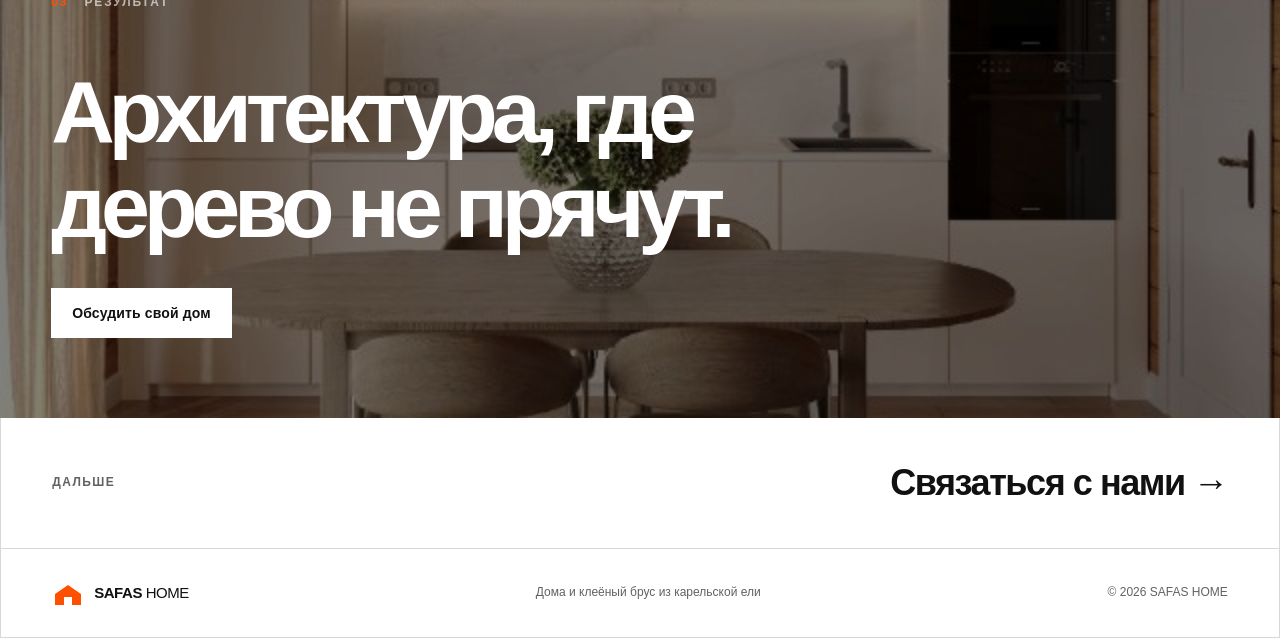
<file: advantages.html>
<!doctype html>
<html lang="ru">
<head>
  <meta charset="utf-8"><meta name="viewport" content="width=device-width, initial-scale=1"><meta name="theme-color" content="#ffffff">
  <meta name="description" content="Почему выбирают SAFAS HOME: карельская ель, клеёный брус 190×200 мм, заводская подготовка и гибкие проекты.">
  <title>Почему мы — SAFAS HOME</title>
  <link rel="icon" href="data:image/svg+xml,%3Csvg xmlns='http://www.w3.org/2000/svg' viewBox='0 0 64 64'%3E%3Crect width='64' height='64' fill='%23ff4f00'/%3E%3Cpath d='M14 42V25l18-11 18 11v17H38V31H26v11H14Z' fill='white'/%3E%3C/svg%3E"><link rel="stylesheet" href="styles.css"><script src="script.js" defer></script>
</head>
<body>
  <a class="skip-link" href="#main">К содержанию</a>
  <header class="site-header">
    <a class="brand" href="index.html" aria-label="SAFAS HOME — на главную"><svg aria-hidden="true" viewBox="0 0 32 32" width="32" height="32"><path d="M3 17 16 8l13 9v11h-9v-8h-8v8H3V17Z"/></svg><span><b>SAFAS</b> HOME</span></a>
    <button class="menu-button" type="button" aria-expanded="false" aria-controls="site-nav" aria-label="Открыть меню" data-menu-button><span></span><span></span></button>
    <nav class="site-nav" id="site-nav" aria-label="Основная навигация" data-nav><a href="index.html">Главная</a><a href="about.html">О нас</a><a href="catalog.html">Каталог</a><a href="timber.html">Клеёный брус</a><a href="faq.html">Вопросы</a><a href="advantages.html" aria-current="page">Почему мы</a><a href="contacts.html">Контакты</a></nav>
    <a class="header-phone" href="tel:+79165990487">+7 916 599-04-87</a><a class="button button--small header-cta" href="contacts.html">Получить расчёт</a>
  </header>
  <main id="main">
    <section class="page-hero page-hero--dark"><div><p class="eyebrow eyebrow--light"><span>01</span> Почему SAFAS HOME</p><h1>Не обещания.<br><em>Свойства продукта.</em></h1></div><p class="page-hero__lead">Сравнивайте не рекламные формулировки, а материал, состав комплектации, подготовку деталей и ответственность по договору.</p></section>
    <section class="advantage-stack">
      <article><div class="advantage-index">01</div><div><p class="kicker">Северная древесина</p><h2>Карельская ель</h2></div><p>Медленный рост формирует плотную структуру древесины. Материал ценят за стабильность и выразительную естественную фактуру.</p></article>
      <article><div class="advantage-index">02</div><div><p class="kicker">Тёплый контур</p><h2>190×200 мм</h2></div><p>Массивное базовое сечение стены. Точное теплотехническое решение подбирается с учётом климатического региона.</p></article>
      <article><div class="advantage-index">03</div><div><p class="kicker">Контроль геометрии</p><h2>Заводская подготовка</h2></div><p>Детали изготавливаются и маркируются до приезда на участок, поэтому сборка меньше зависит от импровизации на стройке.</p></article>
      <article><div class="advantage-index">04</div><div><p class="kicker">Скорость</p><h2>От 14 дней</h2></div><p>Такой ориентир заявлен для производства домокомплекта. Финальный календарь зависит от проекта и фиксируется до старта.</p></article>
      <article><div class="advantage-index">05</div><div><p class="kicker">Архитектура</p><h2>Готовое + своё</h2></div><p>Можно выбрать базовый проект 40–100 м² или обсудить адаптацию под сценарий жизни, участок и коммерческую модель.</p></article>
    </section>
    <section class="compare-section" aria-labelledby="compare-title">
      <div class="compare-intro"><p class="eyebrow"><span>02</span> Как выбирать</p><h2 id="compare-title">SAFAS HOME и типовой рынок.</h2><p>Ниже — ориентиры для честного сравнения предложений. Проверяйте их в комплектации и договоре каждого подрядчика.</p></div>
      <div class="compare-table" role="table" aria-label="Сравнение подходов">
        <div class="compare-row compare-row--head" role="row"><div role="columnheader">Критерий</div><div role="columnheader">SAFAS HOME</div><div role="columnheader">Что часто встречается на рынке</div></div>
        <div class="compare-row" role="row"><div role="cell">Материал стены</div><div role="cell"><b>Клеёный брус 190×200 мм</b></div><div role="cell">Разные сечения и влажность</div></div>
        <div class="compare-row" role="row"><div role="cell">Подготовка</div><div role="cell"><b>Комплект заводских деталей</b></div><div role="cell">Значительная часть работ на участке</div></div>
        <div class="compare-row" role="row"><div role="cell">Интерьер</div><div role="cell"><b>Дерево можно оставить открытым</b></div><div role="cell">Может потребоваться обязательная отделка</div></div>
        <div class="compare-row" role="row"><div role="cell">Проект</div><div role="cell"><b>Готовый или адаптированный</b></div><div role="cell">Только типовая планировка</div></div>
        <div class="compare-row" role="row"><div role="cell">Цена</div><div role="cell"><b>Расчёт под состав заказа</b></div><div role="cell">Низкая стартовая цена без части работ</div></div>
      </div>
      <p class="compare-disclaimer">Сравнение описывает подход и не относится ко всем компаниям рынка. Итоговый выбор делайте по технической документации и договору.</p>
    </section>
    <section class="proof-image"><img src="assets/images/interior-kitchen.jpg" width="640" height="800" alt="Современная кухня в доме из клеёного бруса" loading="lazy"><div><p class="eyebrow eyebrow--light"><span>03</span> Результат</p><h2>Архитектура, где дерево не прячут.</h2><a class="button button--light" href="contacts.html">Обсудить свой дом</a></div></section>
    <section class="next-page"><p>Дальше</p><a href="contacts.html">Связаться с нами <span aria-hidden="true">→</span></a></section>
  </main>
  <footer class="site-footer"><a class="brand" href="index.html"><svg aria-hidden="true" viewBox="0 0 32 32" width="32" height="32"><path d="M3 17 16 8l13 9v11h-9v-8h-8v8H3V17Z"/></svg><span><b>SAFAS</b> HOME</span></a><p>Дома и клеёный брус из карельской ели</p><p>© <span data-year></span> SAFAS HOME</p></footer>
</body>
</html>
</file>
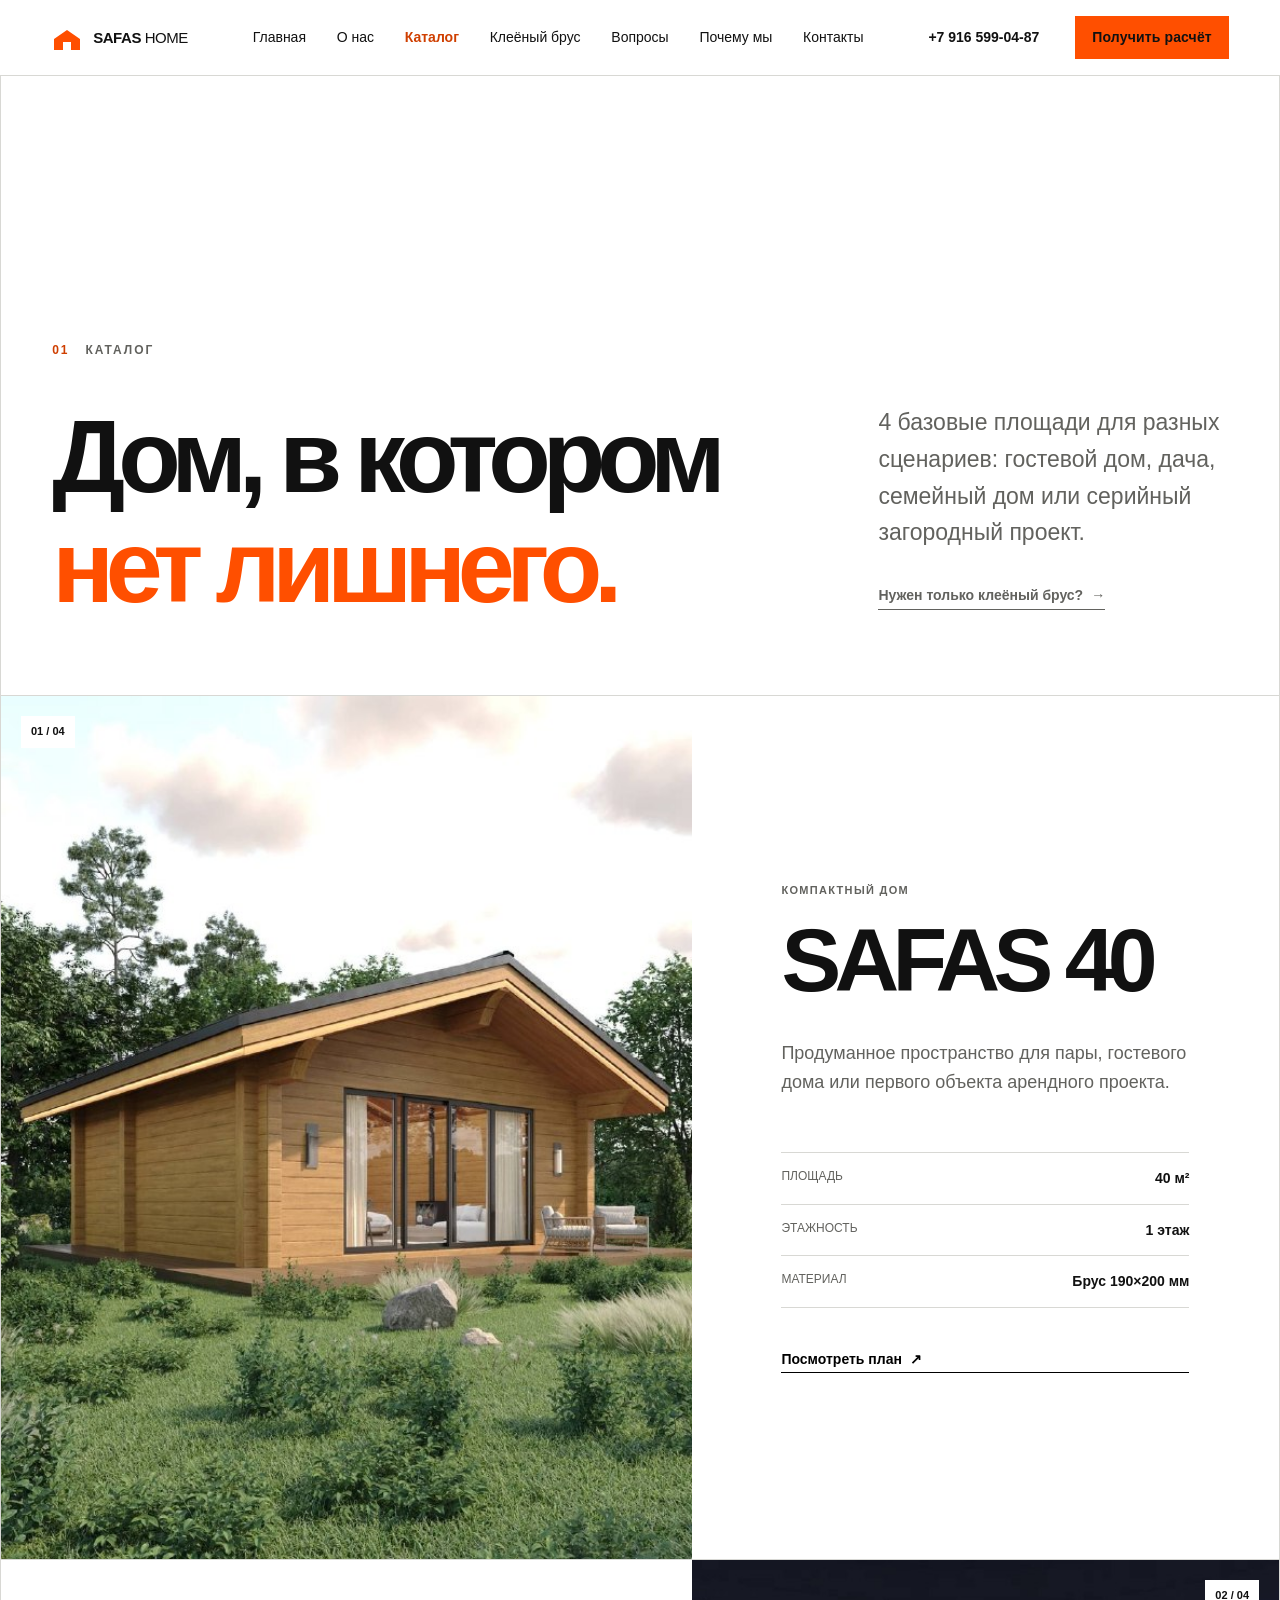
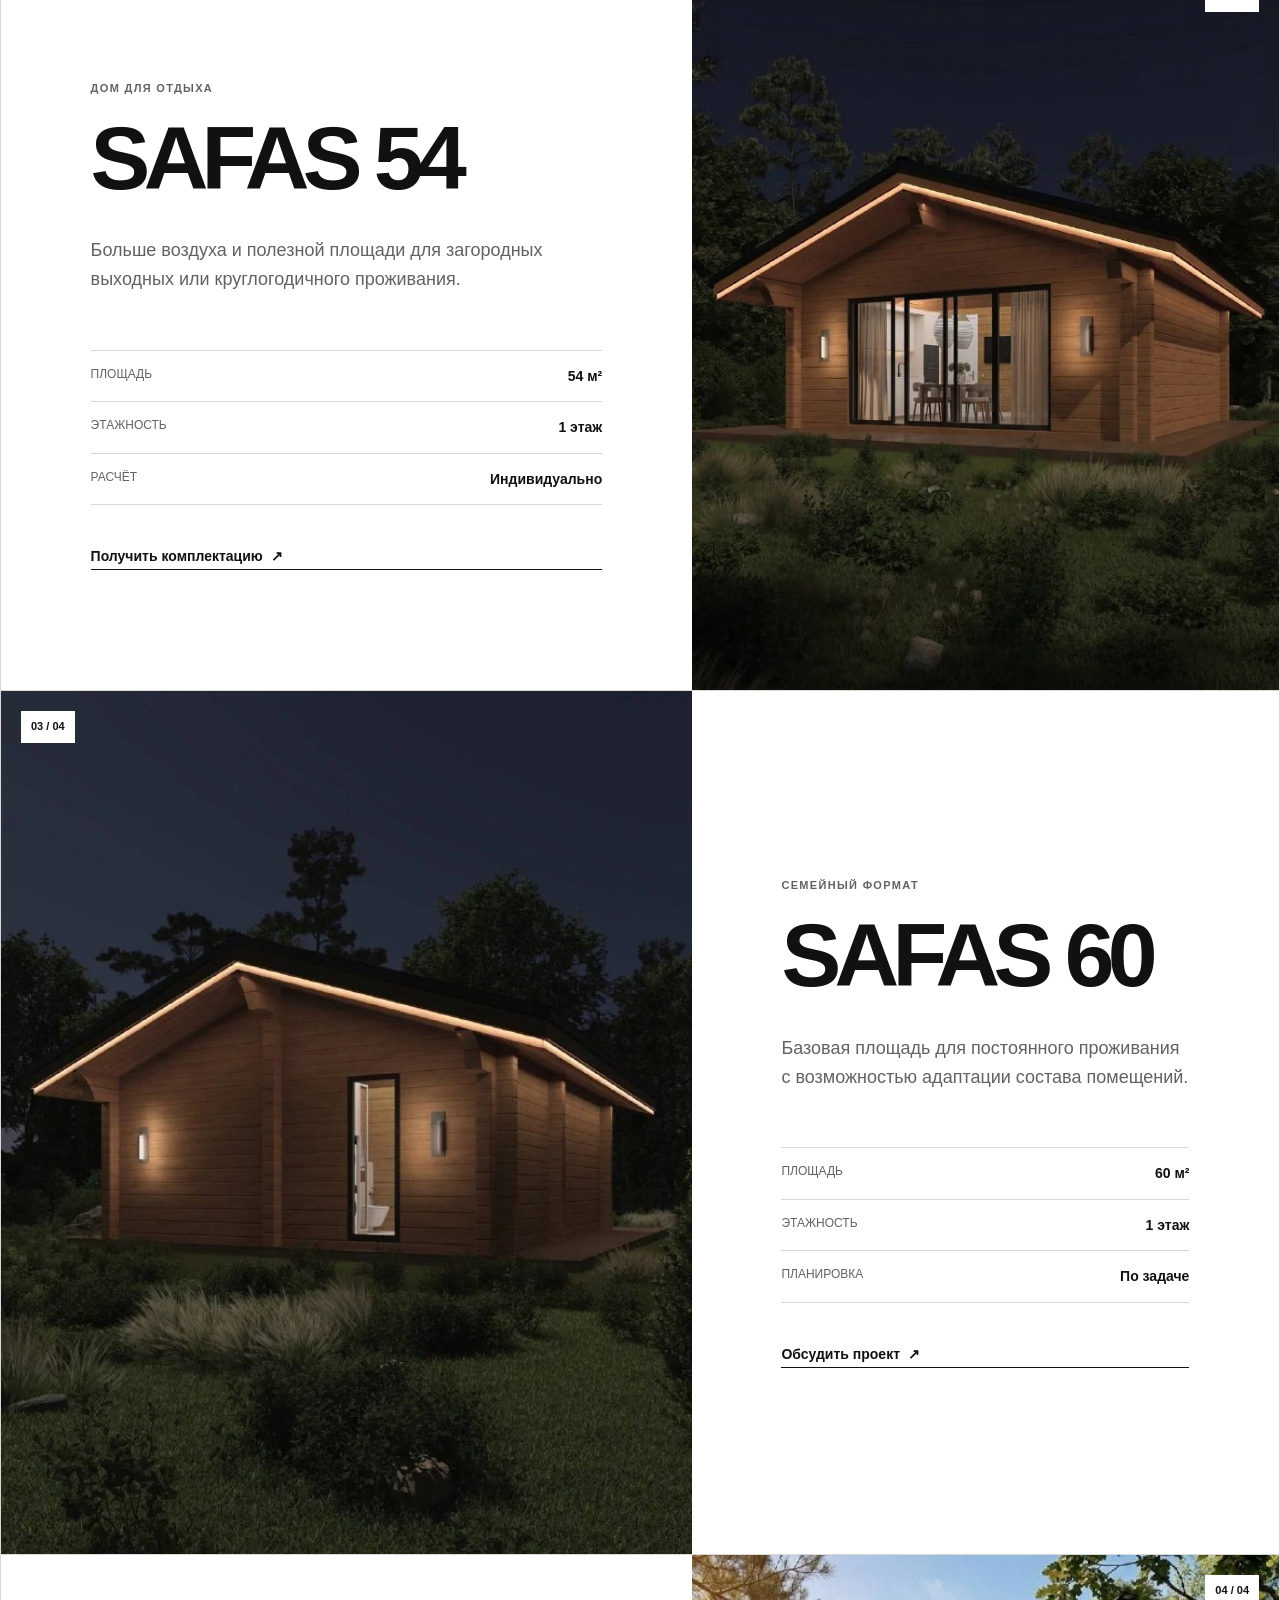
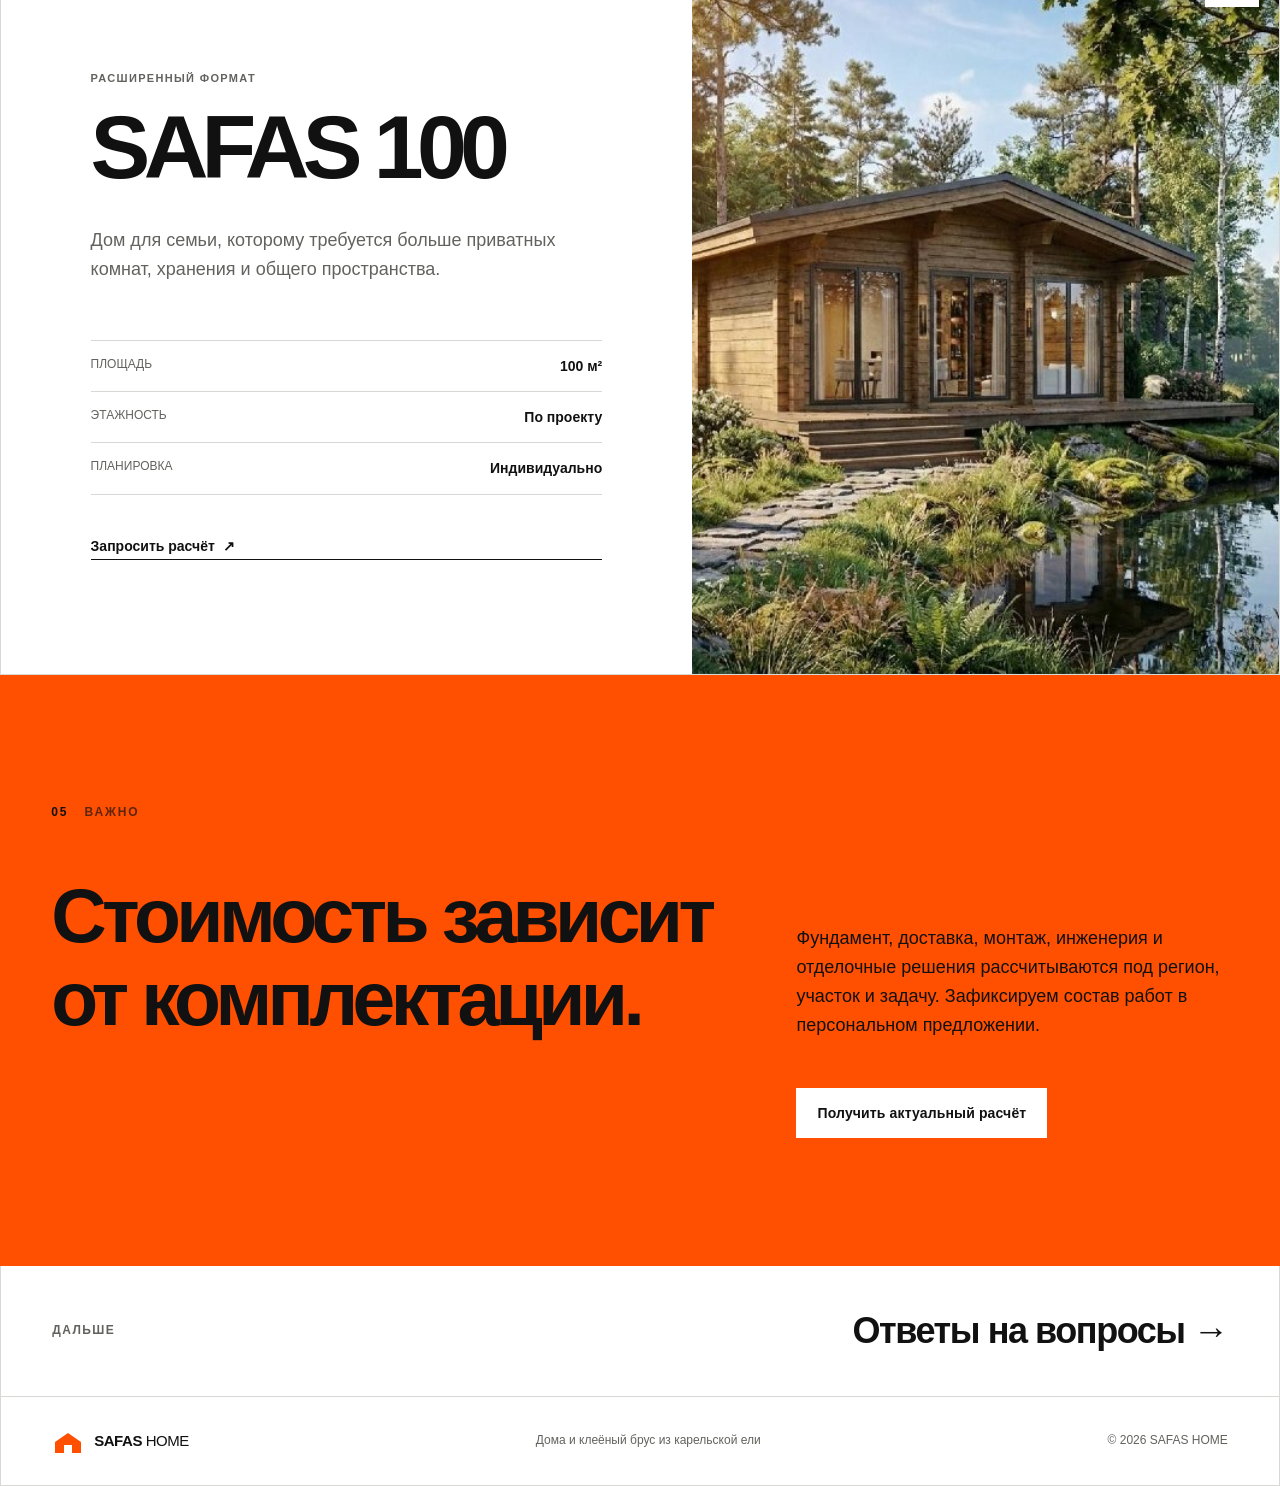
<file: catalog.html>
<!doctype html>
<html lang="ru">
<head>
  <meta charset="utf-8"><meta name="viewport" content="width=device-width, initial-scale=1"><meta name="theme-color" content="#ffffff">
  <meta name="description" content="Каталог SAFAS HOME: проекты деревянных домов 40, 54, 60 и 100 м², а также отдельная поставка клеёного бруса карельской ели.">
  <title>Каталог домов — SAFAS HOME</title>
  <link rel="icon" href="data:image/svg+xml,%3Csvg xmlns='http://www.w3.org/2000/svg' viewBox='0 0 64 64'%3E%3Crect width='64' height='64' fill='%23ff4f00'/%3E%3Cpath d='M14 42V25l18-11 18 11v17H38V31H26v11H14Z' fill='white'/%3E%3C/svg%3E"><link rel="stylesheet" href="styles.css"><script src="script.js" defer></script>
</head>
<body>
  <a class="skip-link" href="#main">К содержанию</a>
  <header class="site-header">
    <a class="brand" href="index.html" aria-label="SAFAS HOME — на главную"><svg aria-hidden="true" viewBox="0 0 32 32" width="32" height="32"><path d="M3 17 16 8l13 9v11h-9v-8h-8v8H3V17Z"/></svg><span><b>SAFAS</b> HOME</span></a>
    <button class="menu-button" type="button" aria-expanded="false" aria-controls="site-nav" aria-label="Открыть меню" data-menu-button><span></span><span></span></button>
    <nav class="site-nav" id="site-nav" aria-label="Основная навигация" data-nav><a href="index.html">Главная</a><a href="about.html">О нас</a><a href="catalog.html" aria-current="page">Каталог</a><a href="timber.html">Клеёный брус</a><a href="faq.html">Вопросы</a><a href="advantages.html">Почему мы</a><a href="contacts.html">Контакты</a></nav>
    <a class="header-phone" href="tel:+79165990487">+7 916 599-04-87</a><a class="button button--small header-cta" href="contacts.html">Получить расчёт</a>
  </header>
  <main id="main">
    <section class="page-hero page-hero--catalog">
      <div><p class="eyebrow"><span>01</span> Каталог</p><h1>Дом, в котором<br><em>нет лишнего.</em></h1></div>
      <div class="page-hero__lead"><p>4 базовые площади для разных сценариев: гостевой дом, дача, семейный дом или серийный загородный проект.</p><a class="text-link" href="timber.html">Нужен только клеёный брус? <span aria-hidden="true">→</span></a></div>
    </section>
    <section class="catalog-list" aria-label="Проекты домов">
      <article class="catalog-item">
        <div class="catalog-item__number">01 / 04</div><figure><img src="assets/images/project-40.jpg" width="640" height="800" alt="Фасад проекта SAFAS 40" fetchpriority="high"></figure>
        <div class="catalog-item__copy"><p class="kicker">Компактный дом</p><h2>SAFAS 40</h2><p>Продуманное пространство для пары, гостевого дома или первого объекта арендного проекта.</p><dl><div><dt>Площадь</dt><dd>40 м²</dd></div><div><dt>Этажность</dt><dd>1 этаж</dd></div><div><dt>Материал</dt><dd>Брус 190×200 мм</dd></div></dl><button class="text-link" type="button" data-dialog-open="project-dialog">Посмотреть план <span aria-hidden="true">↗</span></button></div>
      </article>
      <article class="catalog-item catalog-item--reverse">
        <div class="catalog-item__number">02 / 04</div><figure><img src="assets/images/project-front-night.jpg" width="644" height="800" alt="Вечерний фасад проекта SAFAS 54" loading="lazy"></figure>
        <div class="catalog-item__copy"><p class="kicker">Дом для отдыха</p><h2>SAFAS 54</h2><p>Больше воздуха и полезной площади для загородных выходных или круглогодичного проживания.</p><dl><div><dt>Площадь</dt><dd>54 м²</dd></div><div><dt>Этажность</dt><dd>1 этаж</dd></div><div><dt>Расчёт</dt><dd>Индивидуально</dd></div></dl><a class="text-link" href="contacts.html">Получить комплектацию <span aria-hidden="true">↗</span></a></div>
      </article>
      <article class="catalog-item">
        <div class="catalog-item__number">03 / 04</div><figure><img src="assets/images/project-night.jpg" width="640" height="800" alt="Дом SAFAS HOME с подсветкой в вечернее время" loading="lazy"></figure>
        <div class="catalog-item__copy"><p class="kicker">Семейный формат</p><h2>SAFAS 60</h2><p>Базовая площадь для постоянного проживания с возможностью адаптации состава помещений.</p><dl><div><dt>Площадь</dt><dd>60 м²</dd></div><div><dt>Этажность</dt><dd>1 этаж</dd></div><div><dt>Планировка</dt><dd>По задаче</dd></div></dl><a class="text-link" href="contacts.html">Обсудить проект <span aria-hidden="true">↗</span></a></div>
      </article>
      <article class="catalog-item catalog-item--reverse">
        <div class="catalog-item__number">04 / 04</div><figure><img src="assets/images/hero-house.jpg" width="800" height="597" alt="Просторный деревянный дом SAFAS HOME у озера" loading="lazy"></figure>
        <div class="catalog-item__copy"><p class="kicker">Расширенный формат</p><h2>SAFAS 100</h2><p>Дом для семьи, которому требуется больше приватных комнат, хранения и общего пространства.</p><dl><div><dt>Площадь</dt><dd>100 м²</dd></div><div><dt>Этажность</dt><dd>По проекту</dd></div><div><dt>Планировка</dt><dd>Индивидуально</dd></div></dl><a class="text-link" href="contacts.html">Запросить расчёт <span aria-hidden="true">↗</span></a></div>
      </article>
    </section>
    <section class="catalog-note"><div><p class="eyebrow eyebrow--light"><span>05</span> Важно</p><h2>Стоимость зависит от комплектации.</h2></div><p>Фундамент, доставка, монтаж, инженерия и отделочные решения рассчитываются под регион, участок и задачу. Зафиксируем состав работ в персональном предложении.</p><a class="button button--light" href="contacts.html">Получить актуальный расчёт</a></section>
    <section class="next-page"><p>Дальше</p><a href="faq.html">Ответы на вопросы <span aria-hidden="true">→</span></a></section>
  </main>
  <footer class="site-footer"><a class="brand" href="index.html"><svg aria-hidden="true" viewBox="0 0 32 32" width="32" height="32"><path d="M3 17 16 8l13 9v11h-9v-8h-8v8H3V17Z"/></svg><span><b>SAFAS</b> HOME</span></a><p>Дома и клеёный брус из карельской ели</p><p>© <span data-year></span> SAFAS HOME</p></footer>
  <dialog class="project-dialog" id="project-dialog" aria-labelledby="dialog-title"><div class="dialog-header"><div><p class="kicker">SAFAS 40</p><h2 id="dialog-title">Планировка 40 м²</h2></div><button class="dialog-close" type="button" aria-label="Закрыть планировку" data-dialog-close><svg aria-hidden="true" viewBox="0 0 24 24" width="24" height="24"><path d="m5 5 14 14M19 5 5 19"/></svg></button></div><div class="dialog-grid"><img src="assets/images/plan-40-visual.jpg" width="640" height="800" alt="Трёхмерная планировка дома SAFAS 40"><img src="assets/images/plan-technical.jpg" width="800" height="589" alt="Технический план дома SAFAS 40"></div><a class="button" href="contacts.html" data-dialog-link>Получить расчёт проекта</a></dialog>
</body>
</html>
</file>
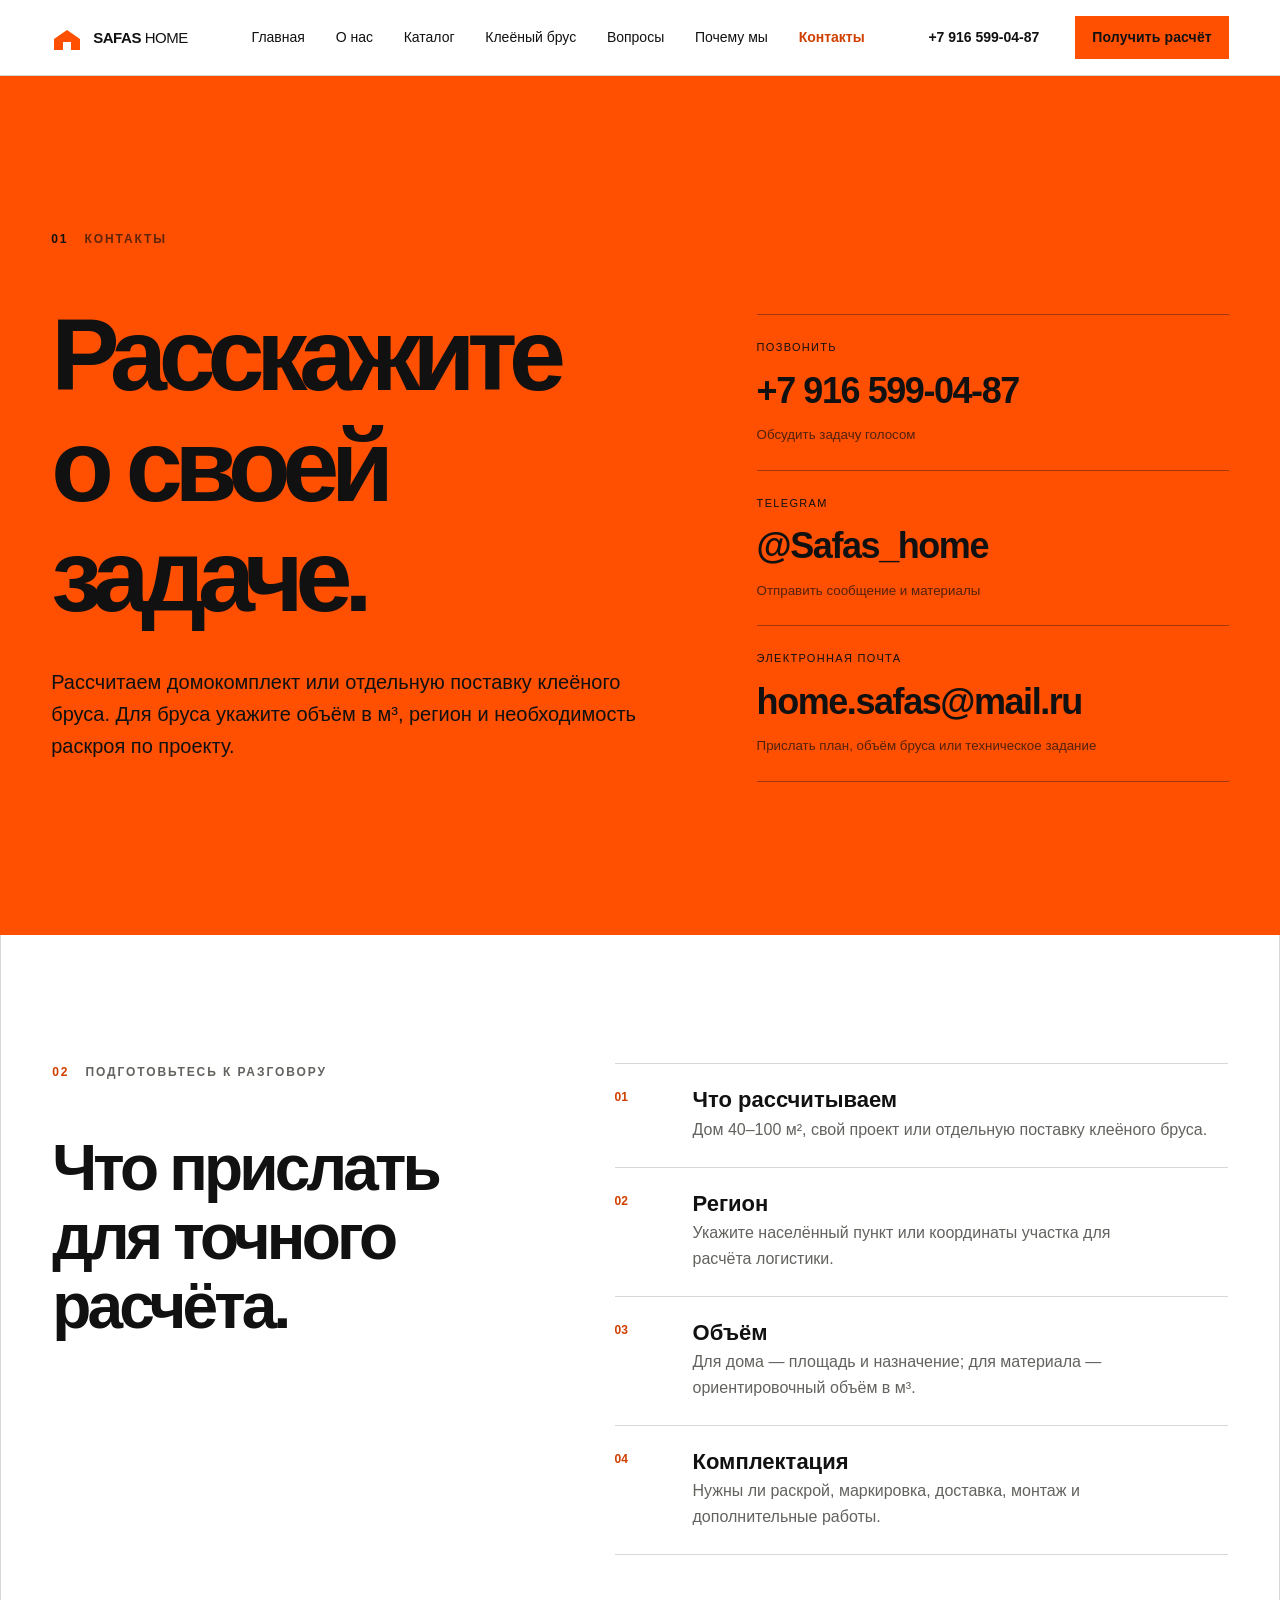
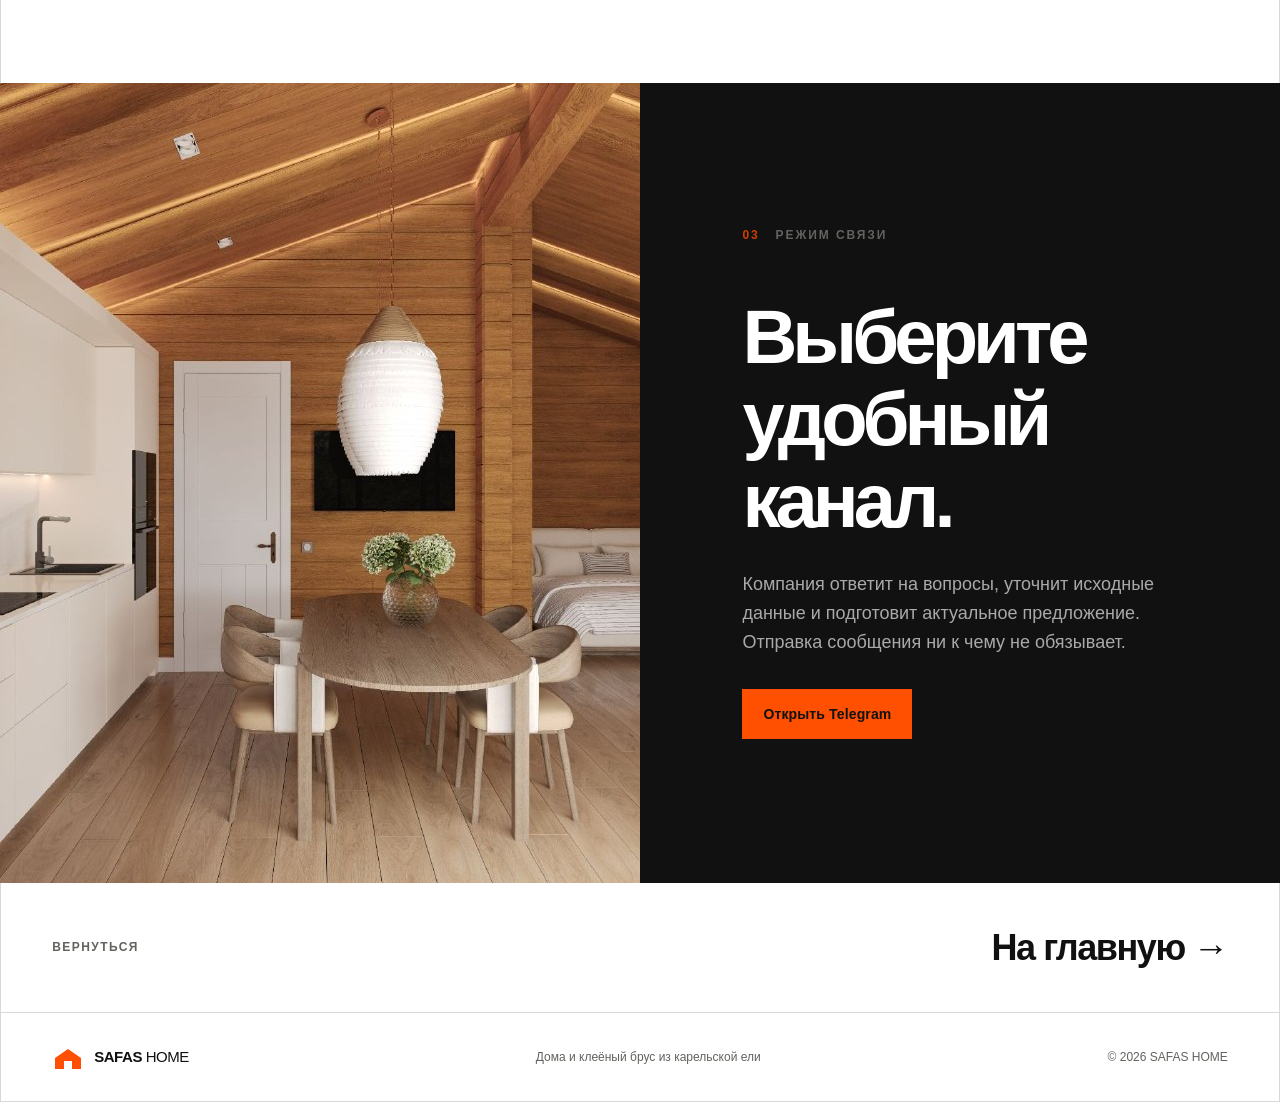
<file: contacts.html>
<!doctype html>
<html lang="ru">
<head>
  <meta charset="utf-8"><meta name="viewport" content="width=device-width, initial-scale=1"><meta name="theme-color" content="#ffffff">
  <meta name="description" content="Контакты SAFAS HOME. Запросите расчёт деревянного дома или поставки клеёного бруса: телефон, Telegram и электронная почта.">
  <title>Контакты — SAFAS HOME</title>
  <link rel="icon" href="data:image/svg+xml,%3Csvg xmlns='http://www.w3.org/2000/svg' viewBox='0 0 64 64'%3E%3Crect width='64' height='64' fill='%23ff4f00'/%3E%3Cpath d='M14 42V25l18-11 18 11v17H38V31H26v11H14Z' fill='white'/%3E%3C/svg%3E"><link rel="stylesheet" href="styles.css"><script src="script.js" defer></script>
</head>
<body>
  <a class="skip-link" href="#main">К содержанию</a>
  <header class="site-header">
    <a class="brand" href="index.html" aria-label="SAFAS HOME — на главную"><svg aria-hidden="true" viewBox="0 0 32 32" width="32" height="32"><path d="M3 17 16 8l13 9v11h-9v-8h-8v8H3V17Z"/></svg><span><b>SAFAS</b> HOME</span></a>
    <button class="menu-button" type="button" aria-expanded="false" aria-controls="site-nav" aria-label="Открыть меню" data-menu-button><span></span><span></span></button>
    <nav class="site-nav" id="site-nav" aria-label="Основная навигация" data-nav><a href="index.html">Главная</a><a href="about.html">О нас</a><a href="catalog.html">Каталог</a><a href="timber.html">Клеёный брус</a><a href="faq.html">Вопросы</a><a href="advantages.html">Почему мы</a><a href="contacts.html" aria-current="page">Контакты</a></nav>
    <a class="header-phone" href="tel:+79165990487">+7 916 599-04-87</a><a class="button button--small header-cta" href="contacts.html" aria-current="page">Получить расчёт</a>
  </header>
  <main id="main">
    <section class="contact-page">
      <div class="contact-page__title"><p class="eyebrow eyebrow--light"><span>01</span> Контакты</p><h1>Расскажите<br>о своей задаче.</h1><p>Рассчитаем домокомплект или отдельную поставку клеёного бруса. Для бруса укажите объём в м³, регион и необходимость раскроя по проекту.</p></div>
      <div class="contact-options">
        <a href="tel:+79165990487"><span>Позвонить</span><strong>+7 916 599-04-87</strong><small>Обсудить задачу голосом</small></a>
        <a href="https://t.me/Safas_home" target="_blank" rel="noopener noreferrer"><span>Telegram</span><strong>@Safas_home</strong><small>Отправить сообщение и материалы</small></a>
        <a href="mailto:home.safas@mail.ru?subject=Расчёт%20SAFAS%20HOME"><span>Электронная почта</span><strong>home.safas@mail.ru</strong><small>Прислать план, объём бруса или техническое задание</small></a>
      </div>
    </section>
    <section class="brief-section">
      <div class="brief-intro"><p class="eyebrow"><span>02</span> Подготовьтесь к разговору</p><h2>Что прислать<br>для точного расчёта.</h2></div>
      <ol class="brief-list"><li><span>01</span><div><h3>Что рассчитываем</h3><p>Дом 40–100 м², свой проект или отдельную поставку клеёного бруса.</p></div></li><li><span>02</span><div><h3>Регион</h3><p>Укажите населённый пункт или координаты участка для расчёта логистики.</p></div></li><li><span>03</span><div><h3>Объём</h3><p>Для дома — площадь и назначение; для материала — ориентировочный объём в м³.</p></div></li><li><span>04</span><div><h3>Комплектация</h3><p>Нужны ли раскрой, маркировка, доставка, монтаж и дополнительные работы.</p></div></li></ol>
    </section>
    <section class="contact-visual"><figure><img src="assets/images/interior-main.jpg" width="640" height="800" alt="Кухня-гостиная в доме SAFAS HOME" loading="lazy"></figure><div><p class="eyebrow"><span>03</span> Режим связи</p><h2>Выберите удобный канал.</h2><p>Компания ответит на вопросы, уточнит исходные данные и подготовит актуальное предложение. Отправка сообщения ни к чему не обязывает.</p><a class="button" href="https://t.me/Safas_home" target="_blank" rel="noopener noreferrer">Открыть Telegram</a></div></section>
    <section class="next-page"><p>Вернуться</p><a href="index.html">На главную <span aria-hidden="true">→</span></a></section>
  </main>
  <footer class="site-footer"><a class="brand" href="index.html"><svg aria-hidden="true" viewBox="0 0 32 32" width="32" height="32"><path d="M3 17 16 8l13 9v11h-9v-8h-8v8H3V17Z"/></svg><span><b>SAFAS</b> HOME</span></a><p>Дома и клеёный брус из карельской ели</p><p>© <span data-year></span> SAFAS HOME</p></footer>
</body>
</html>
</file>
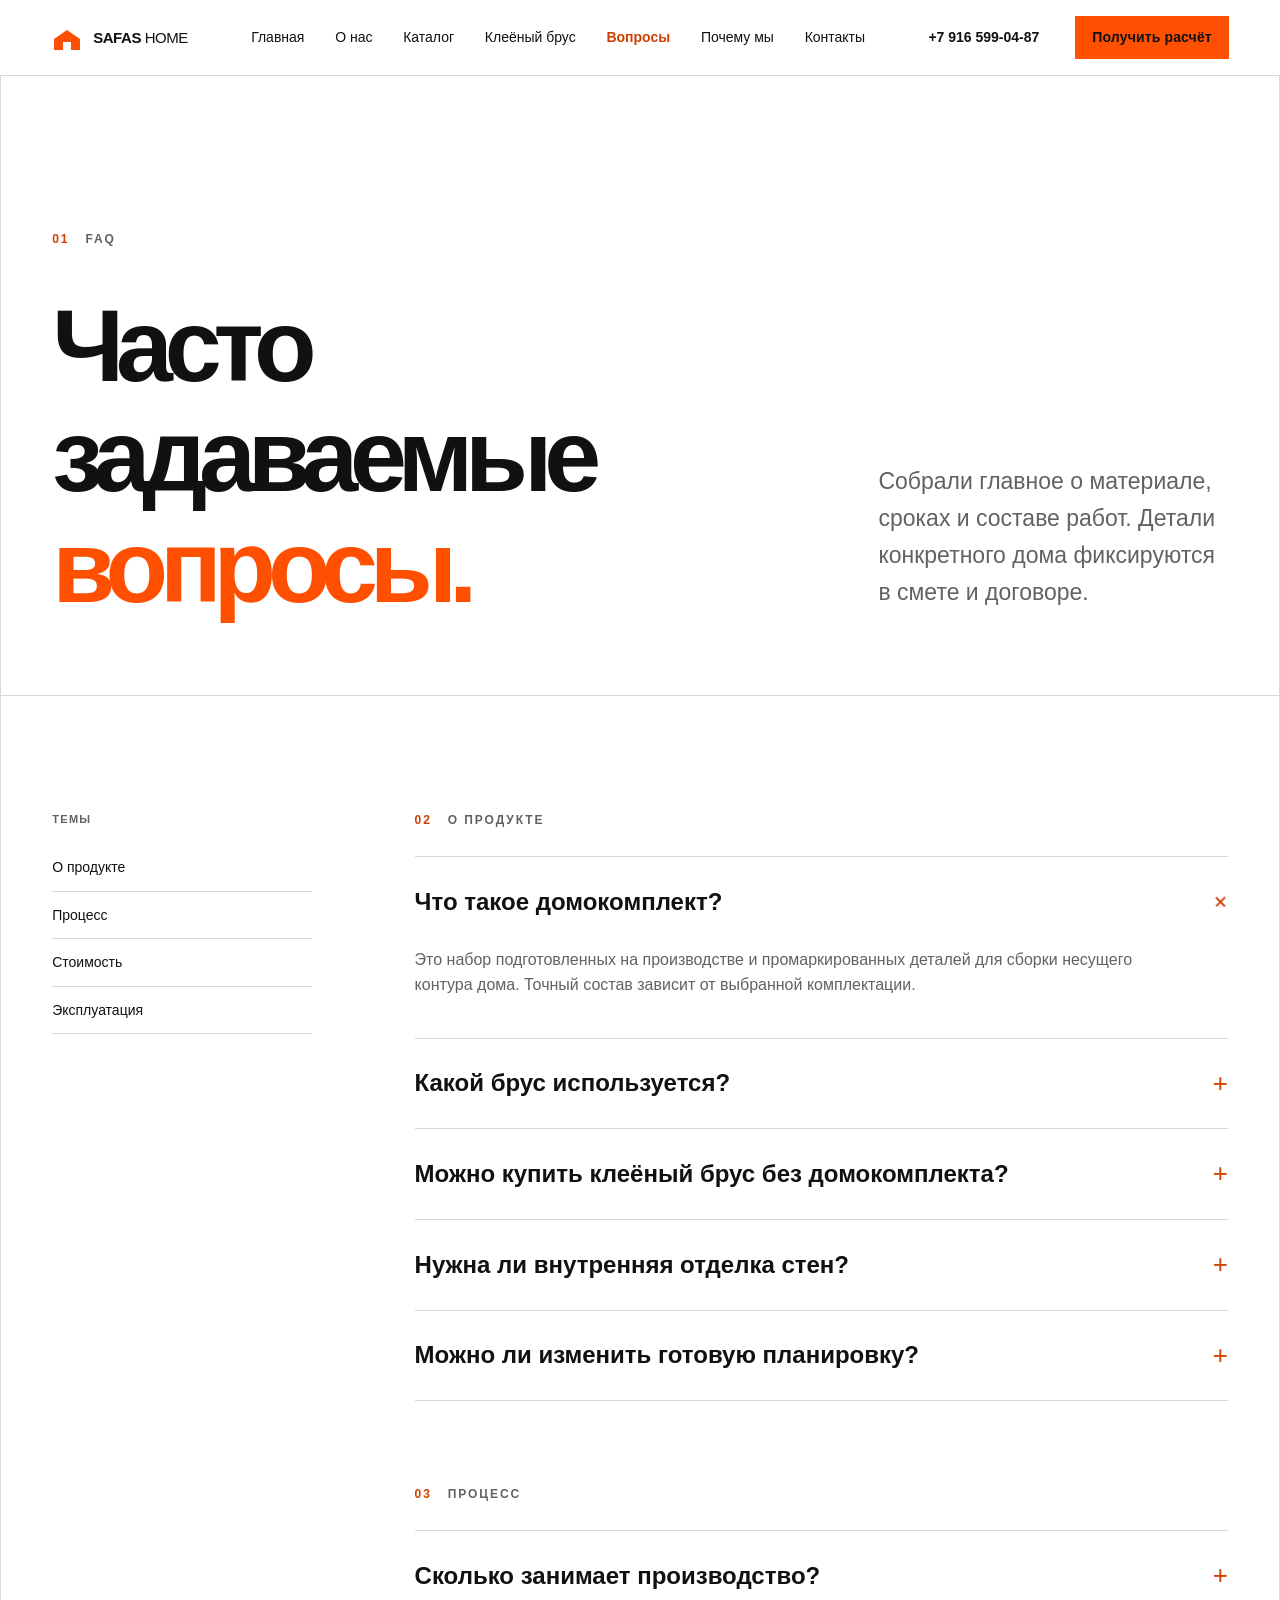
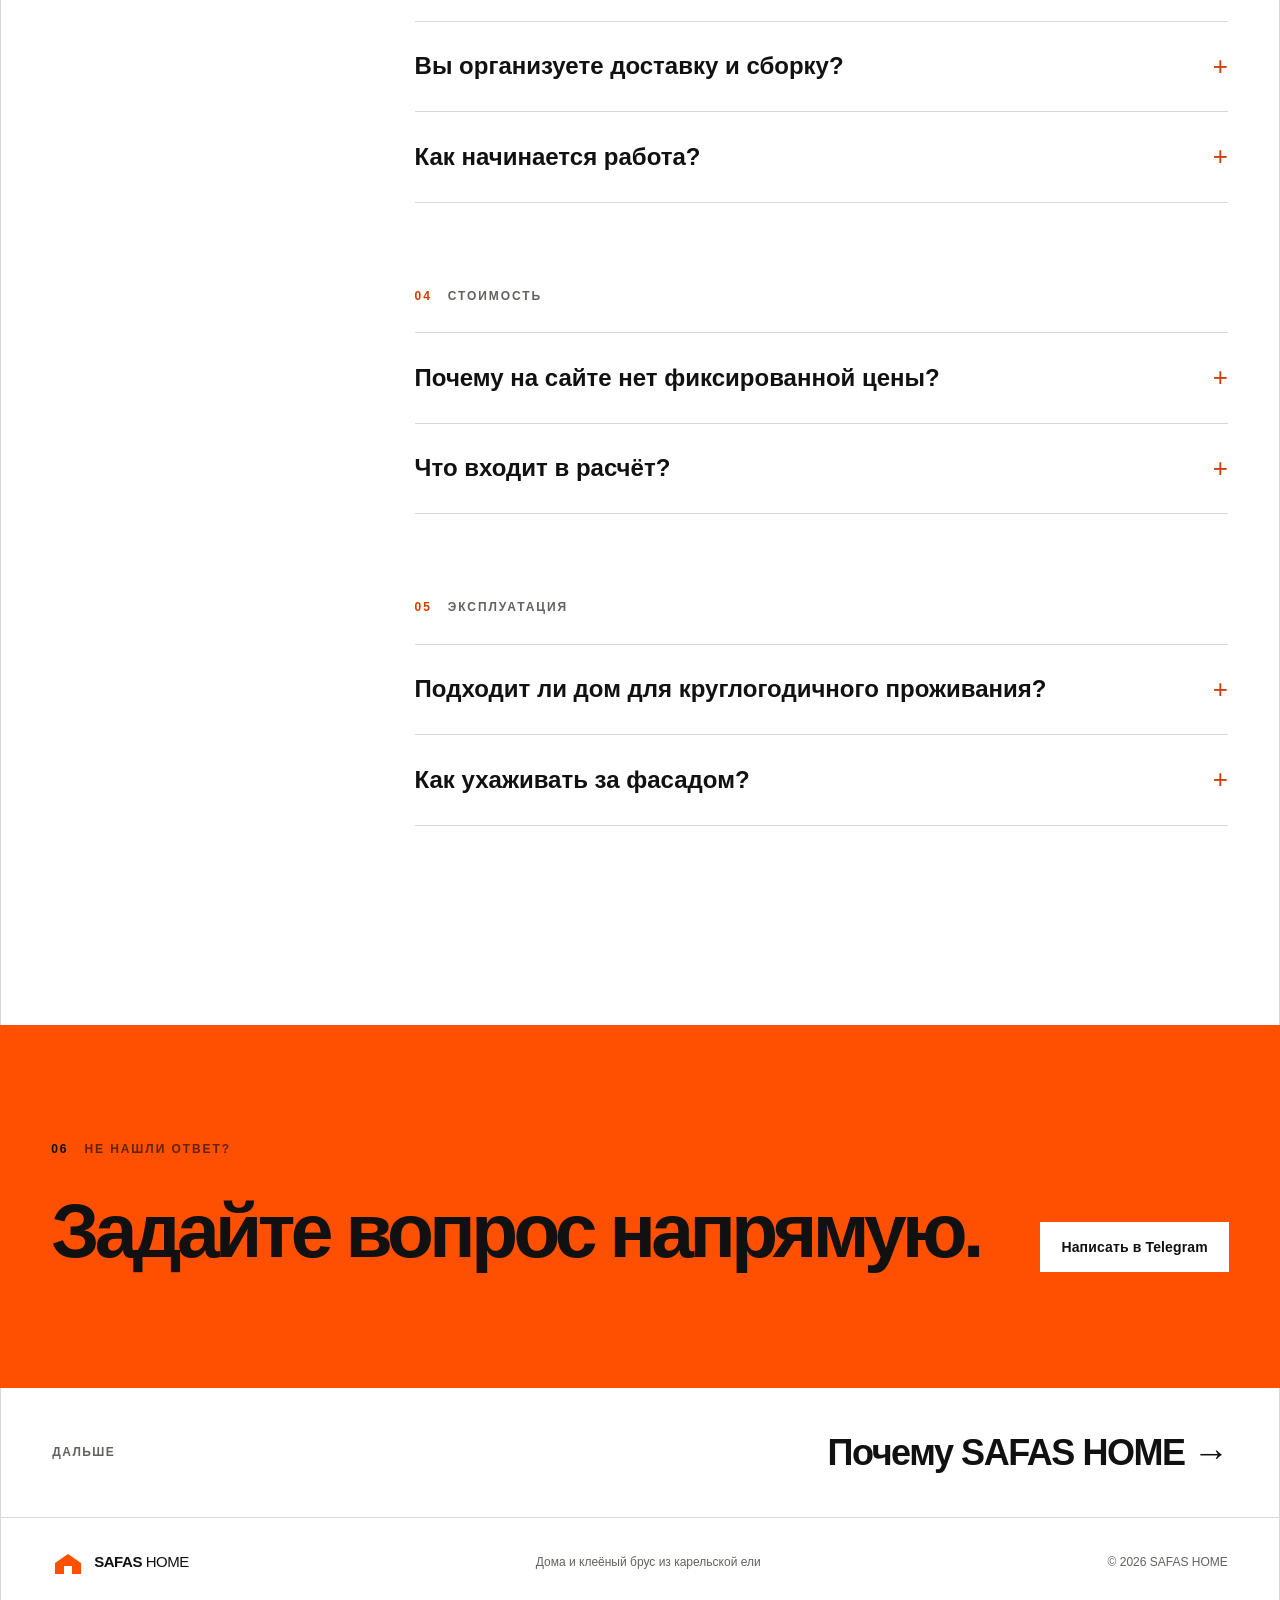
<file: faq.html>
<!doctype html>
<html lang="ru">
<head>
  <meta charset="utf-8"><meta name="viewport" content="width=device-width, initial-scale=1"><meta name="theme-color" content="#ffffff">
  <meta name="description" content="Ответы SAFAS HOME на частые вопросы о клеёном брусе, комплектации, сроках, доставке и сборке дома.">
  <title>Часто задаваемые вопросы — SAFAS HOME</title>
  <link rel="icon" href="data:image/svg+xml,%3Csvg xmlns='http://www.w3.org/2000/svg' viewBox='0 0 64 64'%3E%3Crect width='64' height='64' fill='%23ff4f00'/%3E%3Cpath d='M14 42V25l18-11 18 11v17H38V31H26v11H14Z' fill='white'/%3E%3C/svg%3E"><link rel="stylesheet" href="styles.css"><script src="script.js" defer></script>
</head>
<body>
  <a class="skip-link" href="#main">К содержанию</a>
  <header class="site-header">
    <a class="brand" href="index.html" aria-label="SAFAS HOME — на главную"><svg aria-hidden="true" viewBox="0 0 32 32" width="32" height="32"><path d="M3 17 16 8l13 9v11h-9v-8h-8v8H3V17Z"/></svg><span><b>SAFAS</b> HOME</span></a>
    <button class="menu-button" type="button" aria-expanded="false" aria-controls="site-nav" aria-label="Открыть меню" data-menu-button><span></span><span></span></button>
    <nav class="site-nav" id="site-nav" aria-label="Основная навигация" data-nav><a href="index.html">Главная</a><a href="about.html">О нас</a><a href="catalog.html">Каталог</a><a href="timber.html">Клеёный брус</a><a href="faq.html" aria-current="page">Вопросы</a><a href="advantages.html">Почему мы</a><a href="contacts.html">Контакты</a></nav>
    <a class="header-phone" href="tel:+79165990487">+7 916 599-04-87</a><a class="button button--small header-cta" href="contacts.html">Получить расчёт</a>
  </header>
  <main id="main">
    <section class="page-hero page-hero--compact"><div><p class="eyebrow"><span>01</span> FAQ</p><h1>Часто задаваемые<br><em>вопросы.</em></h1></div><p class="page-hero__lead">Собрали главное о материале, сроках и составе работ. Детали конкретного дома фиксируются в смете и договоре.</p></section>
    <section class="faq-layout">
      <aside class="faq-aside"><p class="kicker">Темы</p><a href="#product">О продукте</a><a href="#process-faq">Процесс</a><a href="#money">Стоимость</a><a href="#care">Эксплуатация</a></aside>
      <div class="faq-content">
        <section class="faq-group" id="product"><p class="eyebrow"><span>02</span> О продукте</p>
          <details open><summary>Что такое домокомплект?<span aria-hidden="true">+</span></summary><p>Это набор подготовленных на производстве и промаркированных деталей для сборки несущего контура дома. Точный состав зависит от выбранной комплектации.</p></details>
          <details><summary>Какой брус используется?<span aria-hidden="true">+</span></summary><p>Базовый материал SAFAS HOME — клеёный брус из карельской ели сечением 190×200&nbsp;мм. Конкретные характеристики подтверждаются в предложении на проект.</p></details>
          <details><summary>Можно купить клеёный брус без домокомплекта?<span aria-hidden="true">+</span></summary><p>Да. SAFAS HOME продаёт клеёный брус из карельской ели отдельно. Для расчёта сообщите требуемый объём в м³, регион доставки и нужен ли раскрой по проекту. Актуальная цена подтверждается на дату обращения.</p></details>
          <details><summary>Нужна ли внутренняя отделка стен?<span aria-hidden="true">+</span></summary><p>Ровную поверхность клеёного бруса можно оставить открытой и использовать как готовую интерьерную фактуру. Защитное покрытие подбирается под условия эксплуатации.</p></details>
          <details><summary>Можно ли изменить готовую планировку?<span aria-hidden="true">+</span></summary><p>Да. Возможность и объём изменений оцениваются инженером, чтобы сохранить конструктивную логику проекта.</p></details>
        </section>
        <section class="faq-group" id="process-faq"><p class="eyebrow"><span>03</span> Процесс</p>
          <details><summary>Сколько занимает производство?<span aria-hidden="true">+</span></summary><p>Ориентир производства домокомплекта — от 14 дней. Реальный срок зависит от проекта, загрузки производства и состава заказа.</p></details>
          <details><summary>Вы организуете доставку и сборку?<span aria-hidden="true">+</span></summary><p>Да, эти этапы можно включить в предложение. География, подъезд к участку и условия разгрузки влияют на логистический расчёт.</p></details>
          <details><summary>Как начинается работа?<span aria-hidden="true">+</span></summary><p>Сообщите желаемую площадь, регион строительства, назначение дома и состояние участка. После уточнения задачи компания подготовит вариант проекта и расчёт.</p></details>
        </section>
        <section class="faq-group" id="money"><p class="eyebrow"><span>04</span> Стоимость</p>
          <details><summary>Почему на сайте нет фиксированной цены?<span aria-hidden="true">+</span></summary><p>Итог зависит от площади, комплектации, доставки, монтажа, фундамента и инженерных решений. Актуальная смета формируется под конкретный участок.</p></details>
          <details><summary>Что входит в расчёт?<span aria-hidden="true">+</span></summary><p>Состав предложения согласуется индивидуально. Перед договором вы получите перечень материалов и работ, включённых в стоимость.</p></details>
        </section>
        <section class="faq-group" id="care"><p class="eyebrow"><span>05</span> Эксплуатация</p>
          <details><summary>Подходит ли дом для круглогодичного проживания?<span aria-hidden="true">+</span></summary><p>Проект можно подготовить для постоянного проживания. Теплотехническое решение зависит от региона, инженерии и выбранной комплектации.</p></details>
          <details><summary>Как ухаживать за фасадом?<span aria-hidden="true">+</span></summary><p>Периодичность обслуживания зависит от защитного состава, ориентации фасадов и климата. Регламент ухода согласуется с выбранной системой покрытия.</p></details>
        </section>
      </div>
    </section>
    <section class="question-cta"><div><p class="eyebrow eyebrow--light"><span>06</span> Не нашли ответ?</p><h2>Задайте вопрос напрямую.</h2></div><a class="button button--light" href="https://t.me/Safas_home" target="_blank" rel="noopener noreferrer">Написать в Telegram</a></section>
    <section class="next-page"><p>Дальше</p><a href="advantages.html">Почему SAFAS HOME <span aria-hidden="true">→</span></a></section>
  </main>
  <footer class="site-footer"><a class="brand" href="index.html"><svg aria-hidden="true" viewBox="0 0 32 32" width="32" height="32"><path d="M3 17 16 8l13 9v11h-9v-8h-8v8H3V17Z"/></svg><span><b>SAFAS</b> HOME</span></a><p>Дома и клеёный брус из карельской ели</p><p>© <span data-year></span> SAFAS HOME</p></footer>
</body>
</html>
</file>
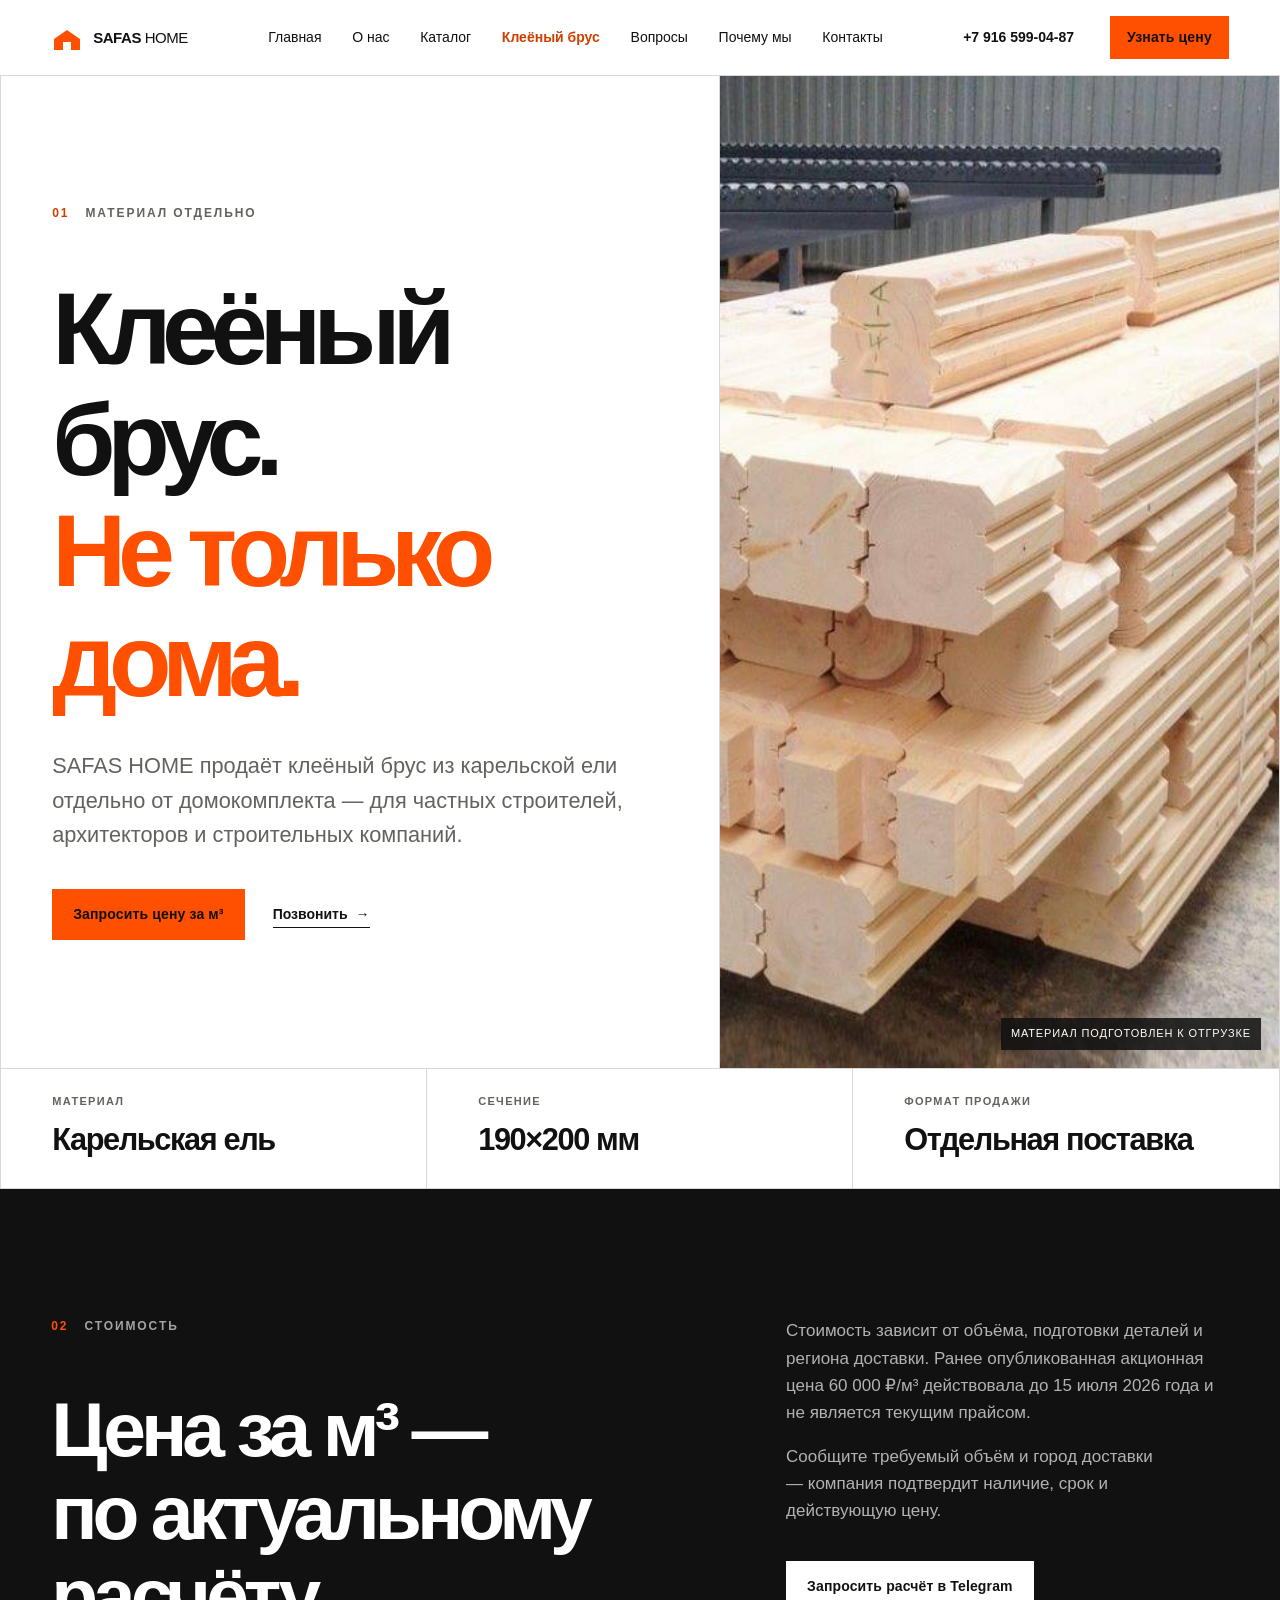
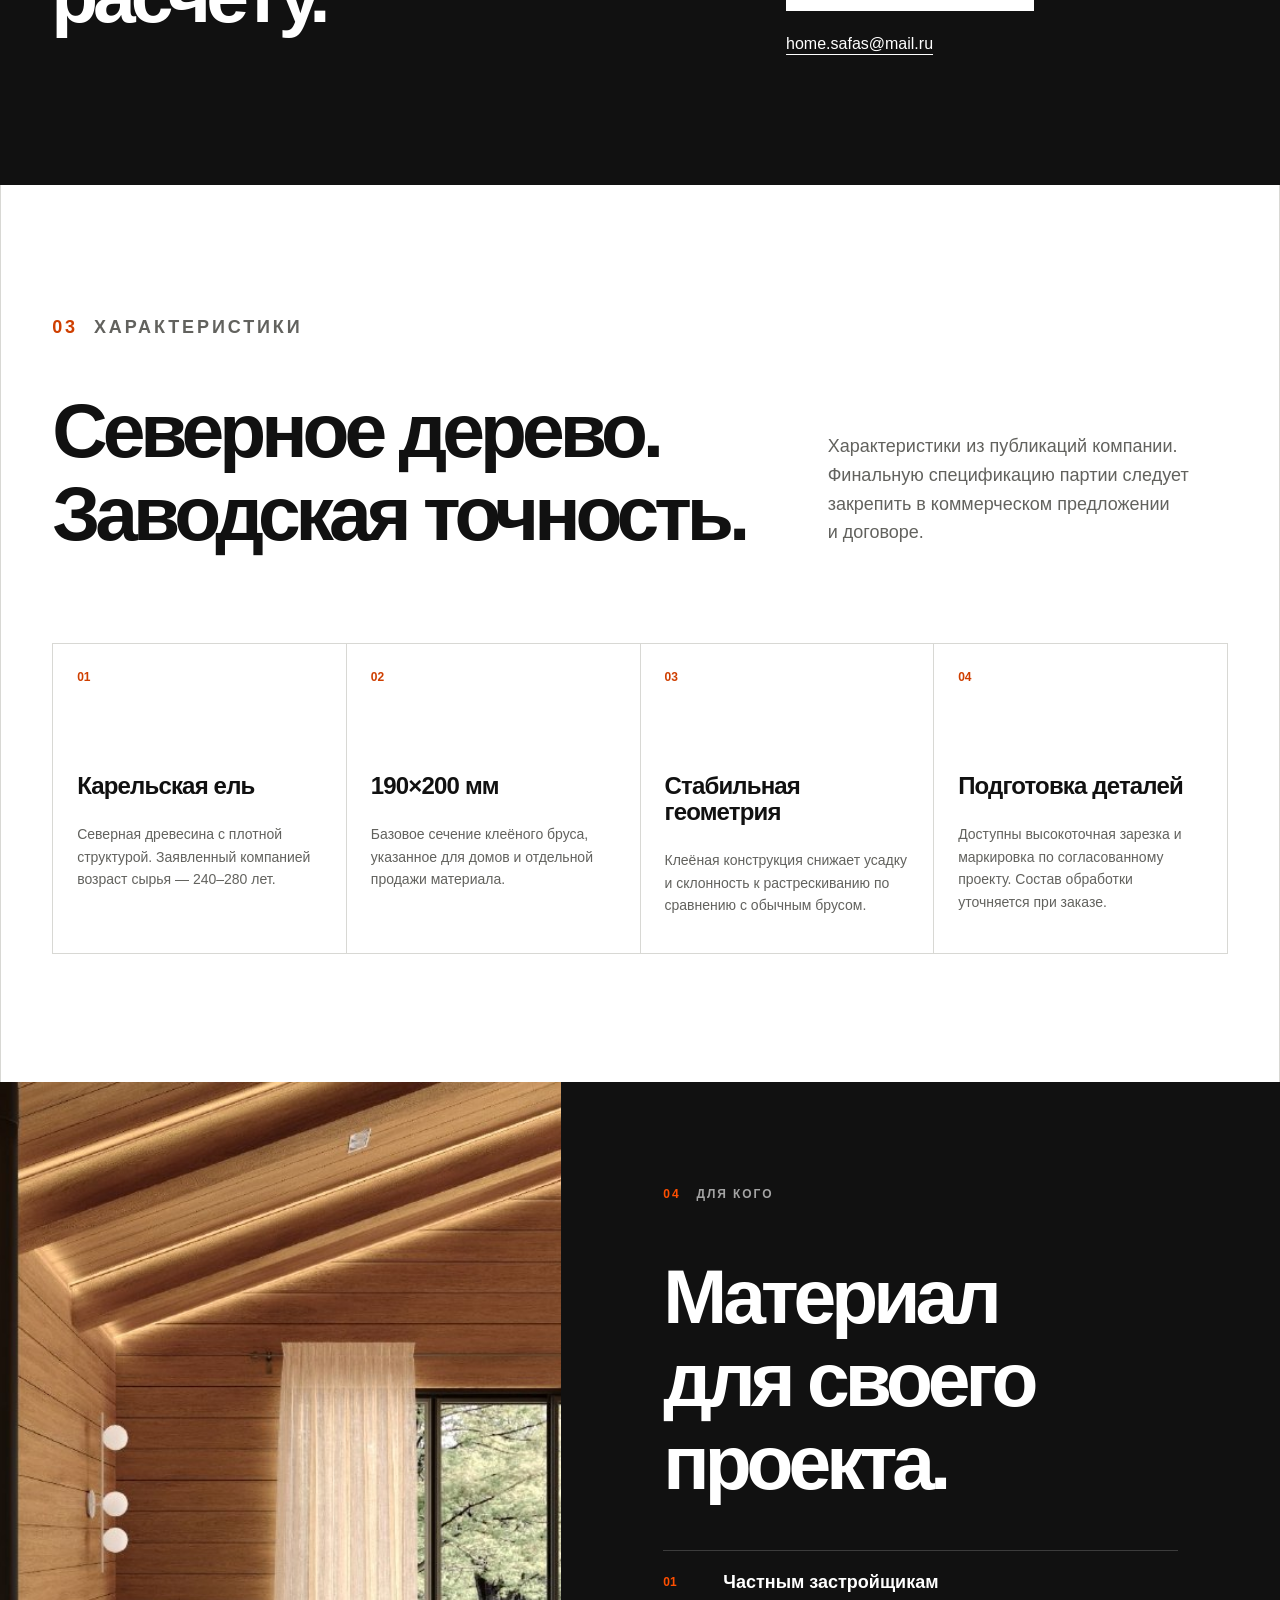
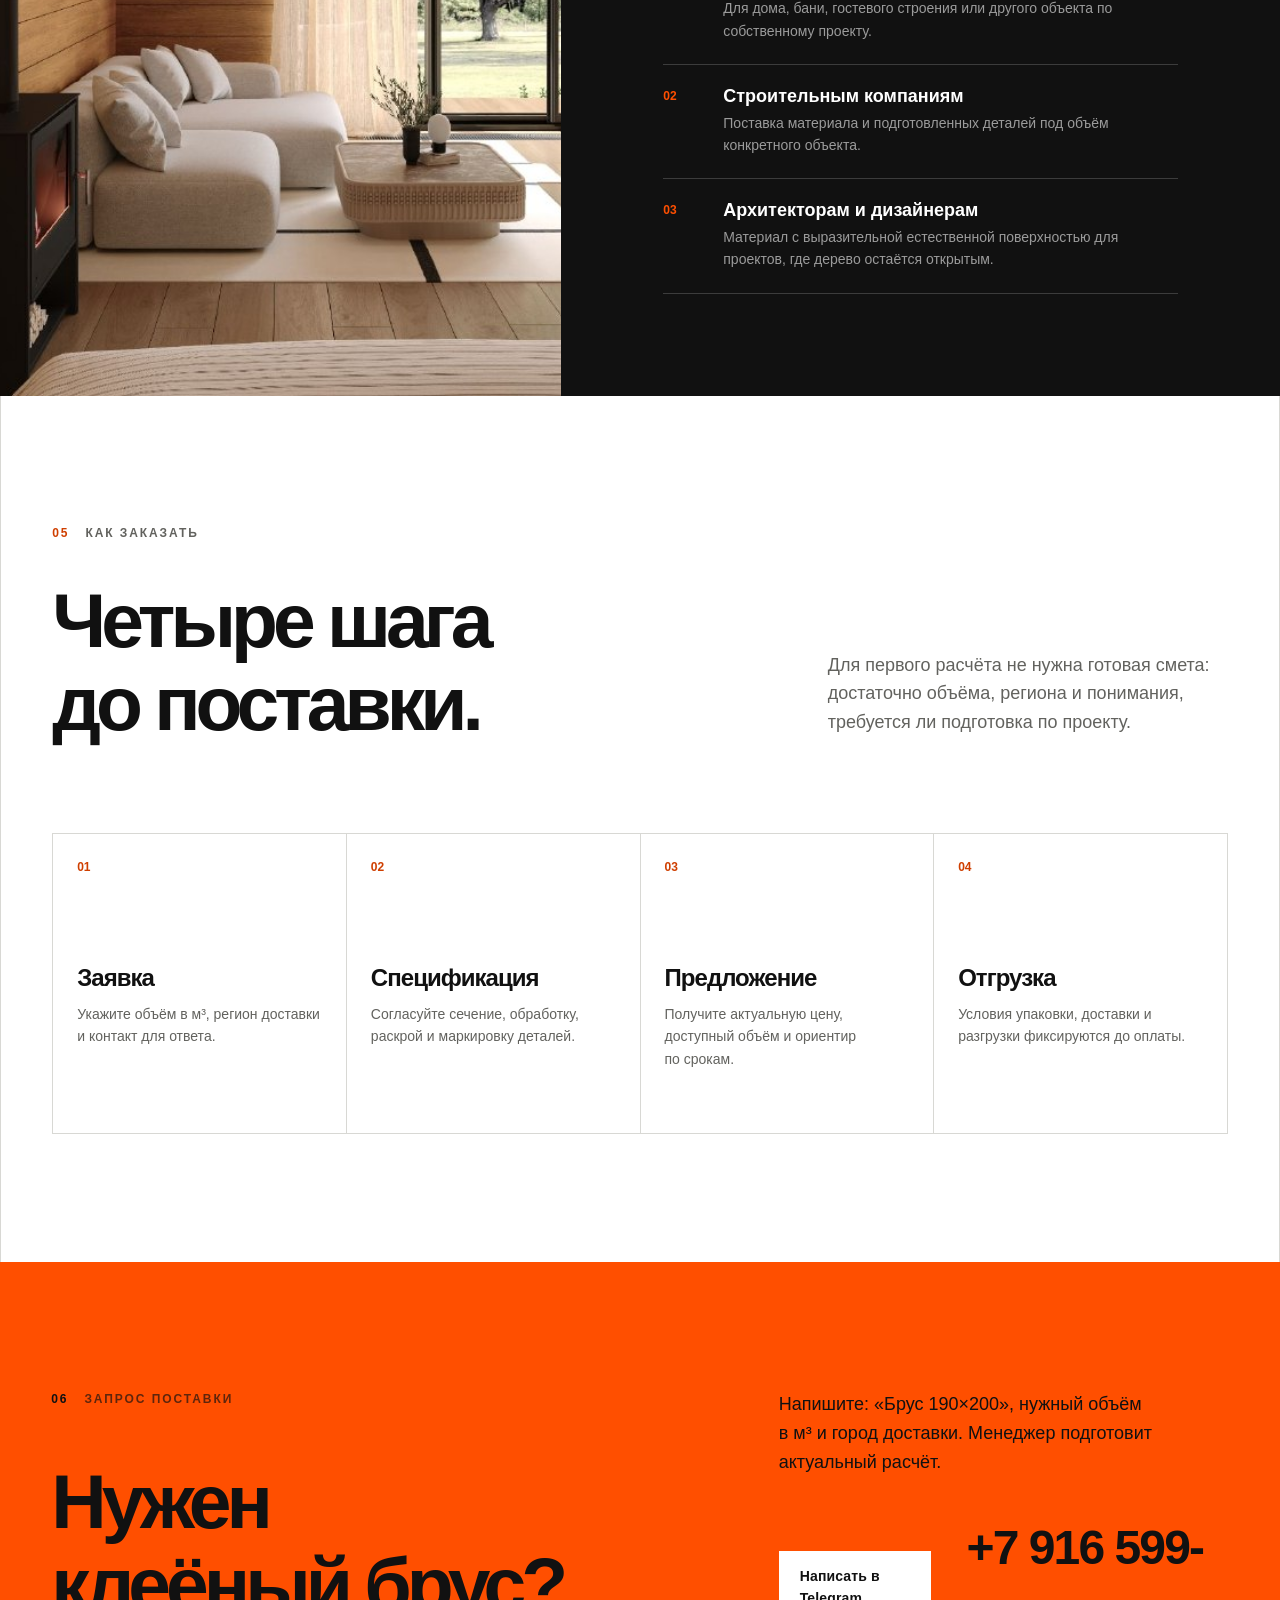
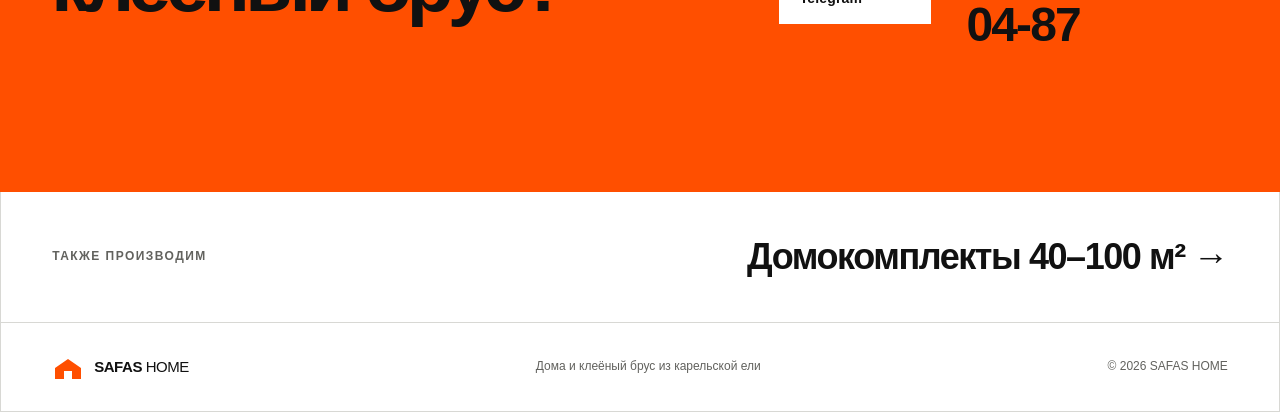
<file: timber.html>
<!doctype html>
<html lang="ru">
<head>
  <meta charset="utf-8">
  <meta name="viewport" content="width=device-width, initial-scale=1">
  <meta name="theme-color" content="#ffffff">
  <meta name="description" content="Клеёный брус из карельской ели 190×200 мм от SAFAS HOME. Отдельная поставка материала, заводская обработка, раскрой и маркировка по проекту.">
  <meta property="og:title" content="Клеёный брус 190×200 мм — SAFAS HOME">
  <meta property="og:description" content="Клеёный брус из карельской ели отдельно от домокомплекта. Запросите актуальную цену за м³ и расчёт доставки.">
  <meta property="og:image" content="assets/images/production-timber.jpg">
  <title>Клеёный брус из карельской ели — SAFAS HOME</title>
  <link rel="icon" href="data:image/svg+xml,%3Csvg xmlns='http://www.w3.org/2000/svg' viewBox='0 0 64 64'%3E%3Crect width='64' height='64' fill='%23ff4f00'/%3E%3Cpath d='M14 42V25l18-11 18 11v17H38V31H26v11H14Z' fill='white'/%3E%3C/svg%3E">
  <link rel="stylesheet" href="styles.css">
  <script src="script.js" defer></script>
</head>
<body>
  <a class="skip-link" href="#main">К содержанию</a>
  <header class="site-header">
    <a class="brand" href="index.html" aria-label="SAFAS HOME — на главную"><svg aria-hidden="true" viewBox="0 0 32 32" width="32" height="32"><path d="M3 17 16 8l13 9v11h-9v-8h-8v8H3V17Z"/></svg><span><b>SAFAS</b> HOME</span></a>
    <button class="menu-button" type="button" aria-expanded="false" aria-controls="site-nav" aria-label="Открыть меню" data-menu-button><span></span><span></span></button>
    <nav class="site-nav" id="site-nav" aria-label="Основная навигация" data-nav><a href="index.html">Главная</a><a href="about.html">О нас</a><a href="catalog.html">Каталог</a><a href="timber.html" aria-current="page">Клеёный брус</a><a href="faq.html">Вопросы</a><a href="advantages.html">Почему мы</a><a href="contacts.html">Контакты</a></nav>
    <a class="header-phone" href="tel:+79165990487">+7 916 599-04-87</a><a class="button button--small header-cta" href="#timber-price">Узнать цену</a>
  </header>

  <main id="main">
    <section class="timber-hero" aria-labelledby="timber-title">
      <div class="timber-hero__copy">
        <p class="eyebrow"><span>01</span> Материал отдельно</p>
        <h1 id="timber-title">Клеёный брус.<br><em>Не только дома.</em></h1>
        <p>SAFAS HOME продаёт клеёный брус из карельской ели отдельно от домокомплекта — для частных строителей, архитекторов и строительных компаний.</p>
        <div class="hero-actions">
          <a class="button" href="#timber-price">Запросить цену за м³</a>
          <a class="text-link" href="tel:+79165990487">Позвонить <span aria-hidden="true">→</span></a>
        </div>
      </div>
      <figure class="timber-hero__media">
        <img src="assets/images/production-timber.jpg" width="672" height="738" alt="Промаркированный клеёный брус из карельской ели на производстве SAFAS HOME" fetchpriority="high">
        <figcaption>Материал подготовлен к отгрузке</figcaption>
      </figure>
      <dl class="timber-specs" aria-label="Основные характеристики клеёного бруса">
        <div><dt>Материал</dt><dd>Карельская ель</dd></div>
        <div><dt>Сечение</dt><dd>190×200 мм</dd></div>
        <div><dt>Формат продажи</dt><dd>Отдельная поставка</dd></div>
      </dl>
    </section>

    <section class="timber-offer" id="timber-price" aria-labelledby="timber-price-title">
      <div>
        <p class="eyebrow eyebrow--light"><span>02</span> Стоимость</p>
        <h2 id="timber-price-title">Цена за м³ —<br>по актуальному расчёту.</h2>
      </div>
      <div class="timber-offer__copy">
        <p>Стоимость зависит от объёма, подготовки деталей и региона доставки. Ранее опубликованная акционная цена 60&nbsp;000&nbsp;₽/м³ действовала до 15 июля 2026 года и не является текущим прайсом.</p>
        <p>Сообщите требуемый объём и город доставки — компания подтвердит наличие, срок и действующую цену.</p>
        <div class="timber-offer__actions">
          <a class="button button--light" href="https://t.me/Safas_home" target="_blank" rel="noopener noreferrer">Запросить расчёт в Telegram</a>
          <a class="timber-mail" href="mailto:home.safas@mail.ru?subject=Расчёт%20клеёного%20бруса%20190×200">home.safas@mail.ru</a>
        </div>
      </div>
    </section>

    <section class="timber-details" aria-labelledby="timber-details-title">
      <header class="section-heading">
        <p class="eyebrow"><span>03</span> Характеристики</p>
        <h2 id="timber-details-title">Северное дерево.<br>Заводская точность.</h2>
        <p>Характеристики из публикаций компании. Финальную спецификацию партии следует закрепить в коммерческом предложении и договоре.</p>
      </header>
      <div class="timber-detail-grid">
        <article><span>01</span><h3>Карельская ель</h3><p>Северная древесина с плотной структурой. Заявленный компанией возраст сырья — 240–280 лет.</p></article>
        <article><span>02</span><h3>190×200 мм</h3><p>Базовое сечение клеёного бруса, указанное для домов и отдельной продажи материала.</p></article>
        <article><span>03</span><h3>Стабильная геометрия</h3><p>Клеёная конструкция снижает усадку и склонность к растрескиванию по сравнению с обычным брусом.</p></article>
        <article><span>04</span><h3>Подготовка деталей</h3><p>Доступны высокоточная зарезка и маркировка по согласованному проекту. Состав обработки уточняется при заказе.</p></article>
      </div>
    </section>

    <section class="timber-use" aria-labelledby="timber-use-title">
      <figure><img src="assets/images/interior-living.jpg" width="640" height="800" alt="Открытая деревянная поверхность стен и потолка в интерьере" loading="lazy"></figure>
      <div>
        <p class="eyebrow eyebrow--light"><span>04</span> Для кого</p>
        <h2 id="timber-use-title">Материал для своего проекта.</h2>
        <ul class="feature-list">
          <li><span>01</span><div><h3>Частным застройщикам</h3><p>Для дома, бани, гостевого строения или другого объекта по собственному проекту.</p></div></li>
          <li><span>02</span><div><h3>Строительным компаниям</h3><p>Поставка материала и подготовленных деталей под объём конкретного объекта.</p></div></li>
          <li><span>03</span><div><h3>Архитекторам и дизайнерам</h3><p>Материал с выразительной естественной поверхностью для проектов, где дерево остаётся открытым.</p></div></li>
        </ul>
      </div>
    </section>

    <section class="timber-order" aria-labelledby="timber-order-title">
      <header class="section-heading section-heading--row">
        <div><p class="eyebrow"><span>05</span> Как заказать</p><h2 id="timber-order-title">Четыре шага<br>до поставки.</h2></div>
        <p>Для первого расчёта не нужна готовая смета: достаточно объёма, региона и понимания, требуется ли подготовка по проекту.</p>
      </header>
      <ol class="process-list">
        <li><span>01</span><h3>Заявка</h3><p>Укажите объём в м³, регион доставки и контакт для ответа.</p></li>
        <li><span>02</span><h3>Спецификация</h3><p>Согласуйте сечение, обработку, раскрой и маркировку деталей.</p></li>
        <li><span>03</span><h3>Предложение</h3><p>Получите актуальную цену, доступный объём и ориентир по срокам.</p></li>
        <li><span>04</span><h3>Отгрузка</h3><p>Условия упаковки, доставки и разгрузки фиксируются до оплаты.</p></li>
      </ol>
    </section>

    <section class="timber-request" aria-labelledby="timber-request-title">
      <div><p class="eyebrow eyebrow--light"><span>06</span> Запрос поставки</p><h2 id="timber-request-title">Нужен клеёный брус?</h2></div>
      <div><p>Напишите: «Брус 190×200», нужный объём в м³ и город доставки. Менеджер подготовит актуальный расчёт.</p><div class="contact-actions"><a class="button button--light" href="https://t.me/Safas_home" target="_blank" rel="noopener noreferrer">Написать в Telegram</a><a class="contact-phone" href="tel:+79165990487">+7 916 599-04-87</a></div></div>
    </section>
    <section class="next-page"><p>Также производим</p><a href="catalog.html">Домокомплекты 40–100 м² <span aria-hidden="true">→</span></a></section>
  </main>

  <footer class="site-footer"><a class="brand" href="index.html"><svg aria-hidden="true" viewBox="0 0 32 32" width="32" height="32"><path d="M3 17 16 8l13 9v11h-9v-8h-8v8H3V17Z"/></svg><span><b>SAFAS</b> HOME</span></a><p>Дома и клеёный брус из карельской ели</p><p>© <span data-year></span> SAFAS HOME</p></footer>
</body>
</html>
</file>
<file: styles.css>
:root {
  --ink: #111111;
  --paper: #ffffff;
  --soft: #f2f2f0;
  --line: #d8d8d4;
  --muted: #62625e;
  --orange: #ff4f00;
  --orange-dark: #cf3f00;
  --max: 1440px;
  --pad: clamp(20px, 4vw, 64px);
  --fast: 180ms;
  --base: 320ms;
  --slow: 480ms;
  --ease: cubic-bezier(.22, 1, .36, 1);
}

*, *::before, *::after { box-sizing: border-box; }
html { scroll-behavior: smooth; }
body { margin: 0; background: var(--paper); color: var(--ink); font-family: Arial, "Helvetica Neue", sans-serif; font-size: 16px; line-height: 1.6; -webkit-font-smoothing: antialiased; }
img { display: block; max-width: 100%; }
button, a { touch-action: manipulation; -webkit-tap-highlight-color: rgba(255, 79, 0, .16); }
a { color: inherit; text-decoration: none; }
button { font: inherit; }
h1, h2, h3, p { margin-top: 0; }
h1, h2, h3 { line-height: 1.08; text-wrap: balance; }
p { text-wrap: pretty; }
[id] { scroll-margin-top: 92px; }

.skip-link { position: fixed; left: 12px; top: 12px; z-index: 1000; padding: 10px 14px; background: var(--ink); color: var(--paper); transform: translateY(-160%); transition: transform var(--fast) var(--ease); }
.skip-link:focus { transform: translateY(0); }
:focus-visible { outline: 3px solid var(--orange); outline-offset: 4px; }

.site-header { position: sticky; z-index: 100; top: 0; display: grid; grid-template-columns: auto 1fr auto auto; align-items: center; gap: 36px; min-height: 76px; padding: 0 var(--pad); background: rgba(255,255,255,.94); border-bottom: 1px solid var(--line); backdrop-filter: blur(16px); }
.brand { display: inline-flex; align-items: center; gap: 10px; font-size: 15px; letter-spacing: -.03em; white-space: nowrap; }
.brand svg { fill: var(--orange); }
.brand b { font-weight: 800; }
.site-nav { display: flex; align-items: center; justify-content: center; gap: clamp(18px, 2.4vw, 36px); font-size: 14px; }
.site-nav a, .header-phone { position: relative; }
.site-nav a[aria-current="page"] { color: var(--orange-dark); font-weight: 700; }
.site-nav a::after, .header-phone::after { content: ""; position: absolute; right: 0; bottom: -5px; left: 0; height: 1px; background: currentColor; transform: scaleX(0); transform-origin: right; transition: transform var(--base) var(--ease); }
.site-nav a:hover::after, .site-nav a:focus-visible::after, .header-phone:hover::after, .header-phone:focus-visible::after { transform: scaleX(1); transform-origin: left; }
.header-phone { font-size: 14px; font-weight: 700; white-space: nowrap; }
.menu-button { display: none; width: 44px; height: 44px; padding: 12px; border: 0; background: transparent; }
.menu-button span { display: block; width: 20px; height: 1px; margin: 5px 0; background: currentColor; transition: transform var(--base) var(--ease); }

.button { display: inline-flex; min-height: 50px; align-items: center; justify-content: center; padding: 13px 20px; border: 1px solid var(--orange); background: var(--orange); color: var(--ink); font-size: 14px; font-weight: 700; letter-spacing: .01em; transition: transform var(--fast) var(--ease), background-color var(--fast) ease, border-color var(--fast) ease, color var(--fast) ease; }
.button:hover, .button:focus-visible { background: var(--orange-dark); border-color: var(--orange-dark); color: #fff; transform: translateY(-2px); }
.button:active { transform: translateY(0); }
.button--small { min-height: 42px; padding: 9px 16px; }
.text-link { display: inline-flex; align-items: center; gap: 8px; padding: 2px 0; border: 0; border-bottom: 1px solid currentColor; background: transparent; font-size: 14px; font-weight: 700; cursor: pointer; transition: color var(--fast) ease; }
.text-link:hover, .text-link:focus-visible { color: var(--orange-dark); }

.hero { display: grid; grid-template-columns: minmax(0, .92fr) minmax(420px, 1.08fr); max-width: var(--max); min-height: calc(100svh - 76px); margin: 0 auto; border-right: 1px solid var(--line); border-left: 1px solid var(--line); }
.hero-copy { display: flex; flex-direction: column; justify-content: center; padding: clamp(64px, 8vw, 128px) var(--pad) 48px; }
.eyebrow { display: flex; align-items: center; gap: 16px; margin-bottom: clamp(28px, 4vw, 56px); color: var(--muted); font-size: 12px; font-weight: 700; letter-spacing: .16em; text-transform: uppercase; }
.eyebrow span { color: var(--orange-dark); font-variant-numeric: tabular-nums; }
.eyebrow--light { color: rgba(255,255,255,.62); }
.eyebrow--light span { color: var(--orange); }
.hero h1 { max-width: 750px; margin-bottom: 28px; font-size: clamp(48px, 6.4vw, 96px); font-weight: 800; letter-spacing: -.075em; }
.hero h1 em { color: var(--orange); font-style: normal; }
.hero-lead { max-width: 620px; margin-bottom: 36px; color: var(--muted); font-size: clamp(17px, 1.6vw, 21px); line-height: 1.55; }
.hero-actions { display: flex; flex-wrap: wrap; align-items: center; gap: 22px 28px; }
.hero-media { position: relative; min-height: 520px; margin: 0; overflow: hidden; border-left: 1px solid var(--line); }
.hero-media img { width: 100%; height: 100%; object-fit: cover; transition: transform 900ms var(--ease); }
.hero-media:hover img { transform: scale(1.02); }
.hero-media figcaption { position: absolute; right: 20px; bottom: 18px; padding: 7px 10px; background: rgba(17,17,17,.86); color: #fff; font-size: 11px; letter-spacing: .08em; text-transform: uppercase; }
.hero-specs { grid-column: 1 / -1; display: grid; grid-template-columns: repeat(3, 1fr); margin: 0; border-top: 1px solid var(--line); }
.hero-specs div { padding: 24px var(--pad); border-right: 1px solid var(--line); }
.hero-specs div:last-child { border-right: 0; }
.hero-specs dt { margin-bottom: 8px; color: var(--muted); font-size: 11px; font-weight: 700; letter-spacing: .12em; text-transform: uppercase; }
.hero-specs dd { margin: 0; font-size: clamp(24px, 3vw, 40px); font-weight: 800; letter-spacing: -.05em; font-variant-numeric: tabular-nums; }
.hero-specs small { font-size: .42em; letter-spacing: 0; }

.section { max-width: var(--max); margin: 0 auto; padding: clamp(84px, 10vw, 160px) var(--pad); border-right: 1px solid var(--line); border-left: 1px solid var(--line); }
.section-heading { display: grid; grid-template-columns: minmax(0, 1fr) minmax(280px, .55fr); align-items: end; gap: 48px; margin-bottom: clamp(48px, 7vw, 88px); }
.section-heading .eyebrow { grid-column: 1 / -1; margin-bottom: 0; }
.section-heading h2, .material h2, .gallery h2, .business h2, .contact h2 { margin-bottom: 0; font-size: clamp(42px, 6vw, 80px); font-weight: 800; letter-spacing: -.065em; }
.section-heading > p { max-width: 480px; margin-bottom: 8px; color: var(--muted); font-size: 18px; }

.project-grid { display: grid; grid-template-columns: repeat(2, minmax(0, 1fr)); border-top: 1px solid var(--line); border-left: 1px solid var(--line); }
.project-card { min-width: 0; border-right: 1px solid var(--line); border-bottom: 1px solid var(--line); }
.project-card--wide { grid-column: 1 / -1; display: grid; grid-template-columns: minmax(0, 1.2fr) minmax(300px, .8fr); }
.project-card--wide .project-info { align-content: center; }
.project-image { position: relative; aspect-ratio: 4 / 3; overflow: hidden; background: var(--soft); }
.project-image--night { aspect-ratio: 4 / 3; }
.project-image img { width: 100%; height: 100%; object-fit: cover; transition: transform 700ms var(--ease); }
.project-card:hover .project-image img { transform: scale(1.025); }
.project-number { position: absolute; top: 16px; left: 16px; padding: 4px 9px; background: var(--paper); font-size: 11px; font-weight: 700; font-variant-numeric: tabular-nums; }
.project-info { display: grid; grid-template-columns: minmax(0, 1fr) auto; gap: 28px; padding: 28px; }
.project-info h3 { margin: 4px 0 0; font-size: clamp(25px, 3vw, 38px); letter-spacing: -.05em; }
.kicker { margin: 0; color: var(--muted); font-size: 11px; font-weight: 700; letter-spacing: .12em; text-transform: uppercase; }
.project-info dl { display: flex; gap: 24px; margin: 0; }
.project-info dt { color: var(--muted); font-size: 11px; text-transform: uppercase; }
.project-info dd { margin: 2px 0 0; font-size: 14px; font-weight: 700; font-variant-numeric: tabular-nums; }
.project-info .text-link { grid-column: 1 / -1; justify-self: start; }

.material { display: grid; grid-template-columns: minmax(0, 1fr) minmax(380px, .75fr); gap: clamp(48px, 8vw, 112px); background: var(--ink); color: #fff; }
.material-intro { max-width: 690px; margin: 34px 0 52px; color: rgba(255,255,255,.66); font-size: 18px; }
.feature-list { margin: 0; padding: 0; border-top: 1px solid rgba(255,255,255,.18); list-style: none; }
.feature-list li { display: grid; grid-template-columns: 44px 1fr; gap: 16px; padding: 22px 0; border-bottom: 1px solid rgba(255,255,255,.18); }
.feature-list > li > span { color: var(--orange); font-size: 12px; font-weight: 700; }
.feature-list h3 { margin-bottom: 5px; font-size: 18px; }
.feature-list p { margin: 0; color: rgba(255,255,255,.58); font-size: 14px; }
.material-button { margin-top: 32px; }
.material-media { position: relative; align-self: stretch; min-height: 720px; margin: 0; overflow: hidden; }
.material-media img { width: 100%; height: 100%; object-fit: cover; }
.material-media figcaption { position: absolute; right: 0; bottom: 0; left: 0; padding: 20px; background: rgba(17,17,17,.86); font-size: 12px; text-transform: uppercase; }
.material-media figcaption span { color: var(--orange); font-size: 24px; font-weight: 800; }

.section-heading--row { grid-template-columns: minmax(0, 1fr) minmax(280px, .55fr); }
.section-heading--row .eyebrow { margin-bottom: 36px; }
.process-list { display: grid; grid-template-columns: repeat(4, 1fr); margin: 0; padding: 0; border-top: 1px solid var(--line); border-left: 1px solid var(--line); list-style: none; }
.process-list li { min-height: 300px; padding: 24px; border-right: 1px solid var(--line); border-bottom: 1px solid var(--line); }
.process-list span { display: block; margin-bottom: 88px; color: var(--orange-dark); font-size: 12px; font-weight: 700; font-variant-numeric: tabular-nums; }
.process-list h3 { margin-bottom: 12px; font-size: 24px; letter-spacing: -.04em; }
.process-list p { margin: 0; color: var(--muted); font-size: 14px; }

.gallery { max-width: var(--max); margin: 0 auto; padding: clamp(84px, 10vw, 160px) var(--pad); background: var(--ink); color: #fff; }
.gallery-heading { display: flex; align-items: end; justify-content: space-between; gap: 48px; margin-bottom: 60px; }
.gallery-heading .eyebrow { align-self: flex-start; }
.gallery-grid { display: grid; grid-template-columns: 1.35fr 1fr 1fr; grid-template-rows: repeat(2, minmax(300px, 44vw)); gap: 1px; background: rgba(255,255,255,.2); }
.gallery-item { min-width: 0; margin: 0; overflow: hidden; background: #222; }
.gallery-item--large { grid-row: 1 / 3; }
.gallery-item--wide { grid-column: 2 / 4; }
.gallery-item img { width: 100%; height: 100%; object-fit: cover; filter: saturate(.86); transition: transform 800ms var(--ease), filter var(--base) ease; }
.gallery-item:hover img { transform: scale(1.025); filter: saturate(1); }

.business { display: grid; grid-template-columns: .5fr 1fr .7fr; gap: clamp(36px, 6vw, 80px); align-items: start; }
.business-tag { display: flex; flex-direction: column; justify-content: space-between; min-height: 220px; padding: 22px; background: var(--orange); color: var(--ink); }
.business-tag span { font-size: 48px; font-weight: 800; letter-spacing: -.06em; }
.business-tag p { margin: 0; font-size: 14px; line-height: 1.35; }
.business-copy .eyebrow { margin-bottom: 32px; }
.business-copy h2 { font-size: clamp(38px, 5vw, 68px); }
.business-copy > p:not(.eyebrow) { max-width: 650px; margin: 30px 0; color: var(--muted); font-size: 18px; }
.business-points { margin: 0; border-top: 1px solid var(--line); }
.business-points div { padding: 22px 0; border-bottom: 1px solid var(--line); }
.business-points dt { margin-bottom: 6px; font-size: 13px; font-weight: 700; text-transform: uppercase; }
.business-points dd { margin: 0; color: var(--muted); font-size: 14px; }

.contact { max-width: var(--max); margin: 0 auto; padding: clamp(84px, 10vw, 160px) var(--pad) 40px; background: var(--orange); color: var(--ink); }
.contact .eyebrow span { color: var(--ink); }
.contact .eyebrow { color: rgba(17,17,17,.68); }
.contact > p:not(.eyebrow) { max-width: 660px; margin: 30px 0 42px; font-size: 18px; }
.contact-actions { display: flex; align-items: center; gap: 36px; }
.button--light { border-color: #fff; background: #fff; color: var(--ink); }
.button--light:hover, .button--light:focus-visible { border-color: var(--ink); background: var(--ink); color: #fff; }
.contact-phone { font-size: clamp(24px, 4vw, 48px); font-weight: 800; letter-spacing: -.04em; }
.contact-meta { display: flex; justify-content: space-between; gap: 32px; margin-top: 100px; padding-top: 20px; border-top: 1px solid rgba(17,17,17,.38); font-size: 13px; }
.contact-meta p { margin: 0; }
.contact-meta a { text-decoration: underline; text-underline-offset: 4px; }

.site-footer { display: grid; grid-template-columns: auto 1fr auto; align-items: center; gap: 36px; max-width: var(--max); margin: 0 auto; padding: 28px var(--pad); border: 1px solid var(--line); border-top: 0; font-size: 12px; }
.site-footer > p { margin: 0; color: var(--muted); }
.site-footer > p:first-of-type { justify-self: center; }

.project-dialog { width: min(1100px, calc(100% - 32px)); max-height: calc(100dvh - 32px); padding: 24px; border: 1px solid var(--line); background: var(--paper); color: var(--ink); overscroll-behavior: contain; }
.project-dialog::backdrop { background: rgba(17,17,17,.72); backdrop-filter: blur(5px); }
.dialog-header { display: flex; align-items: center; justify-content: space-between; gap: 20px; margin-bottom: 22px; }
.dialog-header h2 { margin: 4px 0 0; font-size: 32px; letter-spacing: -.04em; }
.dialog-close { display: grid; width: 48px; height: 48px; place-items: center; border: 1px solid var(--line); background: #fff; cursor: pointer; transition: background-color var(--fast) ease, color var(--fast) ease; }
.dialog-close:hover, .dialog-close:focus-visible { background: var(--ink); color: #fff; }
.dialog-close svg { fill: none; stroke: currentColor; stroke-width: 1.5; }
.dialog-grid { display: grid; grid-template-columns: .65fr 1fr; gap: 1px; margin-bottom: 22px; background: var(--line); }
.dialog-grid img { width: 100%; height: 470px; object-fit: contain; background: var(--soft); }

/* Inner pages */
.page-hero { display: grid; grid-template-columns: minmax(0, 1.2fr) minmax(300px, .55fr); align-items: end; gap: 64px; max-width: var(--max); min-height: 620px; margin: 0 auto; padding: clamp(96px, 12vw, 176px) var(--pad) 72px; border-right: 1px solid var(--line); border-bottom: 1px solid var(--line); border-left: 1px solid var(--line); }
.page-hero .eyebrow { margin-bottom: 42px; }
.page-hero h1 { max-width: 1000px; margin: 0; font-size: clamp(56px, 8vw, 112px); font-weight: 800; letter-spacing: -.08em; }
.page-hero h1 em { color: var(--orange); font-style: normal; }
.page-hero__lead { max-width: 520px; margin: 0 0 12px; color: var(--muted); font-size: clamp(18px, 2vw, 23px); }
.page-hero--compact { min-height: 520px; }
.page-hero--dark { background: var(--ink); color: #fff; }
.page-hero--dark .page-hero__lead { color: rgba(255,255,255,.66); }

.story-grid { display: grid; grid-template-columns: minmax(340px, .78fr) minmax(0, 1fr); gap: clamp(50px, 9vw, 140px); max-width: var(--max); margin: 0 auto; padding: clamp(84px, 10vw, 160px) var(--pad); border-right: 1px solid var(--line); border-left: 1px solid var(--line); }
.story-image { min-height: 700px; margin: 0; }
.story-image img { width: 100%; height: 100%; object-fit: cover; }
.story-copy { align-self: center; }
.story-copy h2, .brief-intro h2 { margin-bottom: 36px; font-size: clamp(40px, 5vw, 72px); letter-spacing: -.06em; }
.story-copy > p:not(.eyebrow) { max-width: 720px; color: var(--muted); font-size: 17px; }
.story-copy .lead-copy { color: var(--ink) !important; font-size: 21px !important; }
.value-grid { display: grid; grid-template-columns: repeat(4, 1fr); border-top: 1px solid var(--line); border-left: 1px solid var(--line); }
.value-grid article { min-height: 280px; padding: 24px; border-right: 1px solid var(--line); border-bottom: 1px solid var(--line); }
.value-grid span { display: block; margin-bottom: 88px; color: var(--orange-dark); font-size: 12px; font-weight: 700; }
.value-grid h3 { margin-bottom: 10px; font-size: 25px; }
.value-grid p { margin: 0; color: var(--muted); font-size: 14px; }
.image-statement { position: relative; max-width: var(--max); min-height: min(84vw, 920px); margin: 0 auto; overflow: hidden; background: var(--ink); }
.image-statement img { width: 100%; height: min(84vw, 920px); object-fit: cover; filter: brightness(.56); }
.image-statement blockquote { position: absolute; right: var(--pad); bottom: clamp(40px, 8vw, 110px); left: var(--pad); max-width: 980px; margin: 0; color: #fff; font-size: clamp(36px, 6.5vw, 84px); font-weight: 800; line-height: 1.05; letter-spacing: -.06em; }
.next-page { display: flex; align-items: center; justify-content: space-between; gap: 24px; max-width: var(--max); margin: 0 auto; padding: 36px var(--pad); border: 1px solid var(--line); border-top: 0; }
.next-page p { margin: 0; color: var(--muted); font-size: 12px; font-weight: 700; letter-spacing: .12em; text-transform: uppercase; }
.next-page a { font-size: clamp(20px, 3vw, 36px); font-weight: 800; letter-spacing: -.04em; transition: color var(--fast) ease; }
.next-page a:hover, .next-page a:focus-visible { color: var(--orange-dark); }

.catalog-list { max-width: var(--max); margin: 0 auto; border-right: 1px solid var(--line); border-left: 1px solid var(--line); }
.catalog-item { position: relative; display: grid; grid-template-columns: minmax(360px, 1fr) minmax(0, .85fr); min-height: 720px; border-bottom: 1px solid var(--line); }
.catalog-item figure { margin: 0; overflow: hidden; }
.catalog-item figure img { width: 100%; height: 100%; object-fit: cover; transition: transform 800ms var(--ease); }
.catalog-item:hover figure img { transform: scale(1.02); }
.catalog-item__number { position: absolute; z-index: 2; top: 20px; left: 20px; padding: 7px 10px; background: var(--paper); font-size: 11px; font-weight: 700; font-variant-numeric: tabular-nums; }
.catalog-item__copy { display: flex; flex-direction: column; justify-content: center; padding: clamp(40px, 7vw, 100px); }
.catalog-item__copy h2 { margin: 12px 0 30px; font-size: clamp(52px, 7vw, 96px); letter-spacing: -.075em; }
.catalog-item__copy > p:not(.kicker) { color: var(--muted); font-size: 18px; }
.catalog-item__copy dl { margin: 38px 0; border-top: 1px solid var(--line); }
.catalog-item__copy dl div { display: flex; justify-content: space-between; gap: 24px; padding: 14px 0; border-bottom: 1px solid var(--line); }
.catalog-item__copy dt { color: var(--muted); font-size: 12px; text-transform: uppercase; }
.catalog-item__copy dd { margin: 0; font-size: 14px; font-weight: 700; text-align: right; }
.catalog-item--reverse figure { order: 2; }
.catalog-item--reverse .catalog-item__number { right: 20px; left: auto; }
.catalog-note { display: grid; grid-template-columns: minmax(0, 1fr) minmax(260px, .62fr); align-items: end; gap: 48px; max-width: var(--max); margin: 0 auto; padding: clamp(80px, 10vw, 150px) var(--pad); background: var(--orange); color: var(--ink); }
.catalog-note .eyebrow { color: rgba(17,17,17,.68); }
.catalog-note .eyebrow span { color: var(--ink); }
.catalog-note h2, .question-cta h2 { margin: 0; font-size: clamp(42px, 6vw, 78px); letter-spacing: -.06em; }
.catalog-note > p { margin: 0; font-size: 18px; }
.catalog-note .button { grid-column: 2; justify-self: start; }

/* Timber product */
.timber-hero { display: grid; grid-template-columns: minmax(0, 1fr) minmax(420px, .78fr); max-width: var(--max); margin: 0 auto; border-right: 1px solid var(--line); border-left: 1px solid var(--line); }
.timber-hero__copy { display: flex; min-height: 680px; flex-direction: column; justify-content: center; padding: clamp(84px, 10vw, 150px) var(--pad); }
.timber-hero__copy h1 { max-width: 900px; margin-bottom: 32px; font-size: clamp(58px, 8vw, 112px); font-weight: 800; letter-spacing: -.08em; }
.timber-hero__copy h1 em { color: var(--orange); font-style: normal; }
.timber-hero__copy > p:not(.eyebrow) { max-width: 720px; margin-bottom: 36px; color: var(--muted); font-size: clamp(18px, 1.7vw, 22px); }
.timber-hero__media { position: relative; min-height: 680px; margin: 0; overflow: hidden; border-left: 1px solid var(--line); background: var(--soft); }
.timber-hero__media img { width: 100%; height: 100%; object-fit: cover; transition: transform 800ms var(--ease); }
.timber-hero__media:hover img { transform: scale(1.025); }
.timber-hero__media figcaption { position: absolute; right: 18px; bottom: 18px; padding: 7px 10px; background: rgba(17,17,17,.86); color: #fff; font-size: 11px; letter-spacing: .08em; text-transform: uppercase; }
.timber-specs { grid-column: 1 / -1; display: grid; grid-template-columns: repeat(3, 1fr); margin: 0; border-top: 1px solid var(--line); border-bottom: 1px solid var(--line); }
.timber-specs div { padding: 24px var(--pad); border-right: 1px solid var(--line); }
.timber-specs div:last-child { border-right: 0; }
.timber-specs dt { color: var(--muted); font-size: 11px; font-weight: 700; letter-spacing: .12em; text-transform: uppercase; }
.timber-specs dd { margin: 5px 0 0; font-size: clamp(20px, 2.4vw, 34px); font-weight: 800; letter-spacing: -.045em; }
.timber-offer { display: grid; grid-template-columns: minmax(0, 1fr) minmax(320px, .7fr); gap: clamp(48px, 8vw, 120px); max-width: var(--max); margin: 0 auto; padding: clamp(84px, 10vw, 150px) var(--pad); background: var(--ink); color: #fff; }
.timber-offer h2, .timber-use h2, .timber-request h2 { margin: 0; font-size: clamp(44px, 6vw, 82px); letter-spacing: -.065em; }
.timber-offer__copy { align-self: end; }
.timber-offer__copy > p { color: rgba(255,255,255,.68); font-size: 17px; }
.timber-offer__actions { display: flex; flex-direction: column; align-items: flex-start; gap: 20px; margin-top: 36px; }
.timber-mail { text-decoration: underline; text-underline-offset: 5px; }
.timber-details, .timber-order { max-width: var(--max); margin: 0 auto; padding: clamp(84px, 10vw, 150px) var(--pad); border-right: 1px solid var(--line); border-left: 1px solid var(--line); }
.timber-detail-grid { display: grid; grid-template-columns: repeat(4, 1fr); border-top: 1px solid var(--line); border-left: 1px solid var(--line); }
.timber-detail-grid article { min-height: 310px; padding: 24px; border-right: 1px solid var(--line); border-bottom: 1px solid var(--line); }
.timber-detail-grid span { display: block; margin-bottom: 86px; color: var(--orange-dark); font-size: 12px; font-weight: 700; }
.timber-detail-grid h3 { font-size: 24px; letter-spacing: -.035em; }
.timber-detail-grid p { margin: 0; color: var(--muted); font-size: 14px; }
.timber-use { display: grid; grid-template-columns: minmax(380px, .78fr) minmax(0, 1fr); max-width: var(--max); min-height: 820px; margin: 0 auto; background: var(--ink); color: #fff; }
.timber-use figure { min-height: 820px; margin: 0; overflow: hidden; }
.timber-use figure img { width: 100%; height: 100%; object-fit: cover; }
.timber-use > div { align-self: center; padding: clamp(52px, 8vw, 112px); }
.timber-use .feature-list { margin-top: 46px; }
.timber-request { display: grid; grid-template-columns: minmax(0, 1fr) minmax(320px, .72fr); gap: clamp(48px, 8vw, 120px); max-width: var(--max); margin: 0 auto; padding: clamp(84px, 10vw, 150px) var(--pad); background: var(--orange); color: var(--ink); }
.timber-request .eyebrow { color: rgba(17,17,17,.68); }
.timber-request .eyebrow span { color: var(--ink); }
.timber-request > div:last-child { align-self: end; }
.timber-request > div:last-child > p { max-width: 640px; margin-bottom: 34px; font-size: 18px; }

.faq-layout { display: grid; grid-template-columns: 260px minmax(0, 1fr); gap: clamp(48px, 8vw, 120px); max-width: var(--max); margin: 0 auto; padding: clamp(80px, 9vw, 140px) var(--pad); border-right: 1px solid var(--line); border-left: 1px solid var(--line); }
.faq-aside { position: sticky; top: 112px; display: flex; align-self: start; flex-direction: column; }
.faq-aside .kicker { margin-bottom: 16px; }
.faq-aside a { padding: 12px 0; border-bottom: 1px solid var(--line); font-size: 14px; transition: color var(--fast) ease; }
.faq-aside a:hover, .faq-aside a:focus-visible { color: var(--orange-dark); }
.faq-group { margin-bottom: 84px; }
.faq-group .eyebrow { margin-bottom: 26px; }
.faq-group details { border-top: 1px solid var(--line); }
.faq-group details:last-child { border-bottom: 1px solid var(--line); }
.faq-group summary { display: flex; align-items: center; justify-content: space-between; gap: 24px; padding: 24px 0; font-size: clamp(18px, 2vw, 24px); font-weight: 700; cursor: pointer; list-style: none; }
.faq-group summary::-webkit-details-marker { display: none; }
.faq-group summary span { color: var(--orange-dark); font-size: 26px; font-weight: 400; transition: transform var(--base) var(--ease); }
.faq-group details[open] summary span { transform: rotate(45deg); }
.faq-group details p { max-width: 800px; padding: 0 52px 24px 0; color: var(--muted); }
.question-cta { display: flex; align-items: end; justify-content: space-between; gap: 48px; max-width: var(--max); margin: 0 auto; padding: clamp(72px, 9vw, 128px) var(--pad); background: var(--orange); color: var(--ink); }
.question-cta .eyebrow { color: rgba(17,17,17,.68); }
.question-cta .eyebrow span { color: var(--ink); }
.question-cta .eyebrow { margin-bottom: 30px; }

.advantage-stack { max-width: var(--max); margin: 0 auto; border-right: 1px solid var(--line); border-left: 1px solid var(--line); }
.advantage-stack article { display: grid; grid-template-columns: 100px minmax(260px, .7fr) minmax(280px, 1fr); align-items: center; gap: 42px; min-height: 220px; padding: 30px var(--pad); border-bottom: 1px solid var(--line); }
.advantage-stack .advantage-index { color: var(--orange-dark); font-size: 12px; font-weight: 700; }
.advantage-stack h2 { margin: 7px 0 0; font-size: clamp(36px, 5vw, 64px); letter-spacing: -.06em; }
.advantage-stack article > p { max-width: 640px; margin: 0; color: var(--muted); font-size: 17px; }
.compare-section { max-width: var(--max); margin: 0 auto; padding: clamp(84px, 10vw, 160px) var(--pad); border-right: 1px solid var(--line); border-left: 1px solid var(--line); }
.compare-intro { display: grid; grid-template-columns: minmax(0, 1fr) minmax(280px, .6fr); gap: 48px; align-items: end; margin-bottom: 72px; }
.compare-intro .eyebrow { grid-column: 1 / -1; margin-bottom: 0; }
.compare-intro h2 { margin: 0; font-size: clamp(42px, 6vw, 78px); letter-spacing: -.06em; }
.compare-intro > p { margin: 0; color: var(--muted); }
.compare-table { border-top: 1px solid var(--line); border-left: 1px solid var(--line); }
.compare-row { display: grid; grid-template-columns: .7fr 1fr 1fr; }
.compare-row > div { min-width: 0; padding: 20px; border-right: 1px solid var(--line); border-bottom: 1px solid var(--line); }
.compare-row > div:first-child { font-size: 13px; font-weight: 700; text-transform: uppercase; }
.compare-row > div:nth-child(2) { background: #fff5f0; }
.compare-row--head > div { background: var(--ink) !important; color: #fff; font-size: 11px !important; letter-spacing: .08em; text-transform: uppercase; }
.compare-disclaimer { margin: 18px 0 0; color: var(--muted); font-size: 12px; }
.proof-image { position: relative; max-width: var(--max); min-height: 820px; margin: 0 auto; overflow: hidden; }
.proof-image > img { width: 100%; height: 820px; object-fit: cover; filter: brightness(.5); }
.proof-image > div { position: absolute; right: var(--pad); bottom: 80px; left: var(--pad); max-width: 900px; color: #fff; }
.proof-image h2 { margin-bottom: 34px; font-size: clamp(44px, 7vw, 88px); letter-spacing: -.07em; }

.contact-page { display: grid; grid-template-columns: minmax(0, 1fr) minmax(420px, .8fr); gap: clamp(50px, 9vw, 140px); max-width: var(--max); min-height: 760px; margin: 0 auto; padding: clamp(100px, 12vw, 170px) var(--pad); background: var(--orange); color: var(--ink); }
.contact-page .eyebrow { color: rgba(17,17,17,.68); }
.contact-page .eyebrow span { color: var(--ink); }
.contact-page__title h1 { margin-bottom: 34px; font-size: clamp(58px, 8vw, 110px); letter-spacing: -.08em; }
.contact-page__title > p:not(.eyebrow) { max-width: 600px; font-size: 20px; }
.contact-options { align-self: end; border-top: 1px solid rgba(17,17,17,.38); }
.contact-options a { display: grid; padding: 24px 0; border-bottom: 1px solid rgba(17,17,17,.38); transition: transform var(--fast) var(--ease); }
.contact-options a:hover, .contact-options a:focus-visible { transform: translateX(6px); }
.contact-options span { font-size: 11px; letter-spacing: .12em; text-transform: uppercase; }
.contact-options strong { margin: 5px 0; font-size: clamp(22px, 3vw, 36px); letter-spacing: -.04em; overflow-wrap: anywhere; }
.contact-options small { opacity: .72; }
.brief-section { display: grid; grid-template-columns: minmax(300px, .75fr) minmax(0, 1fr); gap: clamp(48px, 8vw, 120px); max-width: var(--max); margin: 0 auto; padding: clamp(84px, 10vw, 150px) var(--pad); border-right: 1px solid var(--line); border-left: 1px solid var(--line); }
.brief-list { margin: 0; padding: 0; border-top: 1px solid var(--line); list-style: none; }
.brief-list li { display: grid; grid-template-columns: 60px 1fr; gap: 18px; padding: 24px 0; border-bottom: 1px solid var(--line); }
.brief-list li > span { color: var(--orange-dark); font-size: 12px; font-weight: 700; }
.brief-list h3 { margin-bottom: 5px; font-size: 22px; }
.brief-list p { margin: 0; color: var(--muted); }
.contact-visual { display: grid; grid-template-columns: 1fr 1fr; max-width: var(--max); min-height: 760px; margin: 0 auto; background: var(--ink); color: #fff; }
.contact-visual figure { margin: 0; overflow: hidden; }
.contact-visual figure img { width: 100%; height: 100%; object-fit: cover; }
.contact-visual > div { align-self: center; padding: clamp(40px, 8vw, 110px); }
.contact-visual h2 { margin-bottom: 28px; font-size: clamp(44px, 6vw, 76px); letter-spacing: -.065em; }
.contact-visual > div > p:not(.eyebrow) { margin-bottom: 32px; color: rgba(255,255,255,.64); font-size: 18px; }

@media (max-width: 1240px) {
  .site-header { grid-template-columns: auto 1fr auto; gap: 22px; }
  .site-nav { order: 4; grid-column: 1 / -1; display: none; }
  .site-nav.is-open { display: flex; padding: 0 0 20px; }
  .menu-button { display: block; justify-self: end; }
  .header-phone { display: none; }
  .header-cta { grid-column: 3; grid-row: 1; }
  .menu-button { grid-column: 2; grid-row: 1; }
  .hero { grid-template-columns: 1fr; }
  .hero-media { min-height: 62vw; border-top: 1px solid var(--line); border-left: 0; }
  .material { grid-template-columns: 1fr 1fr; gap: 48px; }
  .business { grid-template-columns: .5fr 1fr; }
  .business-points { grid-column: 2; }
  .page-hero { grid-template-columns: 1fr; min-height: auto; }
  .catalog-item { min-height: 620px; }
  .contact-page { grid-template-columns: 1fr; }
  .timber-hero { grid-template-columns: 1fr; }
  .timber-hero__media { min-height: 70vw; border-top: 1px solid var(--line); border-left: 0; }
}

@media (max-width: 760px) {
  :root { --pad: 20px; }
  .site-header { min-height: 68px; gap: 8px; }
  .header-cta { display: none; }
  .menu-button { grid-column: 3; }
  .site-nav.is-open { flex-direction: column; align-items: stretch; gap: 0; padding-bottom: 12px; }
  .site-nav a { min-height: 48px; padding: 12px 0; border-top: 1px solid var(--line); }
  .hero { min-height: auto; }
  .hero-copy { padding-top: 72px; }
  .hero h1 { font-size: clamp(43px, 13.5vw, 64px); }
  .hero-actions { align-items: flex-start; flex-direction: column; gap: 20px; }
  .hero-media { min-height: 74vw; }
  .hero-specs { grid-template-columns: 1fr; }
  .hero-specs div { border-right: 0; border-bottom: 1px solid var(--line); }
  .hero-specs div:last-child { border-bottom: 0; }
  .section-heading, .section-heading--row { grid-template-columns: 1fr; gap: 24px; }
  .section-heading .eyebrow { margin-bottom: 16px; }
  .section-heading h2, .material h2, .gallery h2, .business h2, .contact h2 { font-size: clamp(40px, 12vw, 58px); }
  .project-grid { grid-template-columns: 1fr; }
  .project-card--wide { grid-column: auto; display: block; }
  .project-info { grid-template-columns: 1fr; }
  .project-info dl { grid-row: auto; }
  .project-info .text-link { grid-column: auto; }
  .material { grid-template-columns: 1fr; }
  .material-media { min-height: 100vw; }
  .process-list { grid-template-columns: 1fr; }
  .process-list li { min-height: auto; }
  .process-list span { margin-bottom: 52px; }
  .gallery-heading { display: block; }
  .gallery-grid { grid-template-columns: 1fr 1fr; grid-template-rows: 130vw 74vw 74vw; }
  .gallery-item--large { grid-column: 1 / 3; grid-row: auto; }
  .gallery-item--wide { grid-column: 1 / 3; }
  .business { grid-template-columns: 1fr; }
  .business-tag { min-height: 180px; }
  .business-points { grid-column: auto; }
  .contact-actions { align-items: flex-start; flex-direction: column; }
  .contact-meta { align-items: flex-start; flex-direction: column; margin-top: 72px; }
  .site-footer { grid-template-columns: 1fr; gap: 12px; }
  .site-footer > p:first-of-type { justify-self: start; }
  .dialog-grid { grid-template-columns: 1fr; }
  .dialog-grid img { height: auto; max-height: 60vh; }
  .page-hero { gap: 36px; padding-top: 84px; }
  .page-hero h1 { font-size: clamp(48px, 14vw, 68px); }
  .story-grid, .brief-section { grid-template-columns: 1fr; }
  .story-image { min-height: 120vw; }
  .value-grid { grid-template-columns: 1fr; }
  .value-grid article { min-height: auto; }
  .value-grid span { margin-bottom: 56px; }
  .image-statement, .image-statement img { min-height: 150vw; height: 150vw; }
  .next-page { align-items: flex-start; flex-direction: column; }
  .catalog-item { grid-template-columns: 1fr; min-height: auto; }
  .catalog-item figure { height: 118vw; }
  .catalog-item--reverse figure { order: 0; }
  .catalog-item--reverse .catalog-item__number { right: auto; left: 20px; }
  .catalog-note { grid-template-columns: 1fr; }
  .catalog-note .button { grid-column: auto; }
  .timber-hero__copy { min-height: auto; padding-top: 84px; }
  .timber-hero__copy h1 { font-size: clamp(48px, 14vw, 68px); }
  .timber-hero__media { min-height: 105vw; }
  .timber-specs { grid-template-columns: 1fr; }
  .timber-specs div { border-right: 0; border-bottom: 1px solid var(--line); }
  .timber-specs div:last-child { border-bottom: 0; }
  .timber-offer, .timber-request { grid-template-columns: 1fr; }
  .timber-detail-grid { grid-template-columns: 1fr; }
  .timber-detail-grid article { min-height: auto; }
  .timber-detail-grid span { margin-bottom: 52px; }
  .timber-use { grid-template-columns: 1fr; }
  .timber-use figure { min-height: 120vw; }
  .timber-use > div { padding: 72px var(--pad); }
  .faq-layout { grid-template-columns: 1fr; }
  .faq-aside { position: static; }
  .question-cta { align-items: flex-start; flex-direction: column; }
  .advantage-stack article { grid-template-columns: 42px 1fr; gap: 22px; }
  .advantage-stack article > p { grid-column: 2; }
  .compare-intro { grid-template-columns: 1fr; }
  .compare-intro .eyebrow { grid-column: auto; }
  .compare-table { overflow-x: auto; }
  .compare-row { min-width: 720px; }
  .proof-image, .proof-image > img { min-height: 150vw; height: 150vw; }
  .contact-page { min-height: auto; }
  .contact-page__title h1 { font-size: clamp(52px, 15vw, 72px); }
  .contact-visual { grid-template-columns: 1fr; }
  .contact-visual figure { min-height: 120vw; }
}

@media (prefers-reduced-motion: reduce) {
  html { scroll-behavior: auto; }
  *, *::before, *::after { animation-duration: .01ms !important; animation-iteration-count: 1 !important; transition-duration: .01ms !important; }
}

@media (pointer: fine) {
  html { overscroll-behavior: none; }
}
</file>
